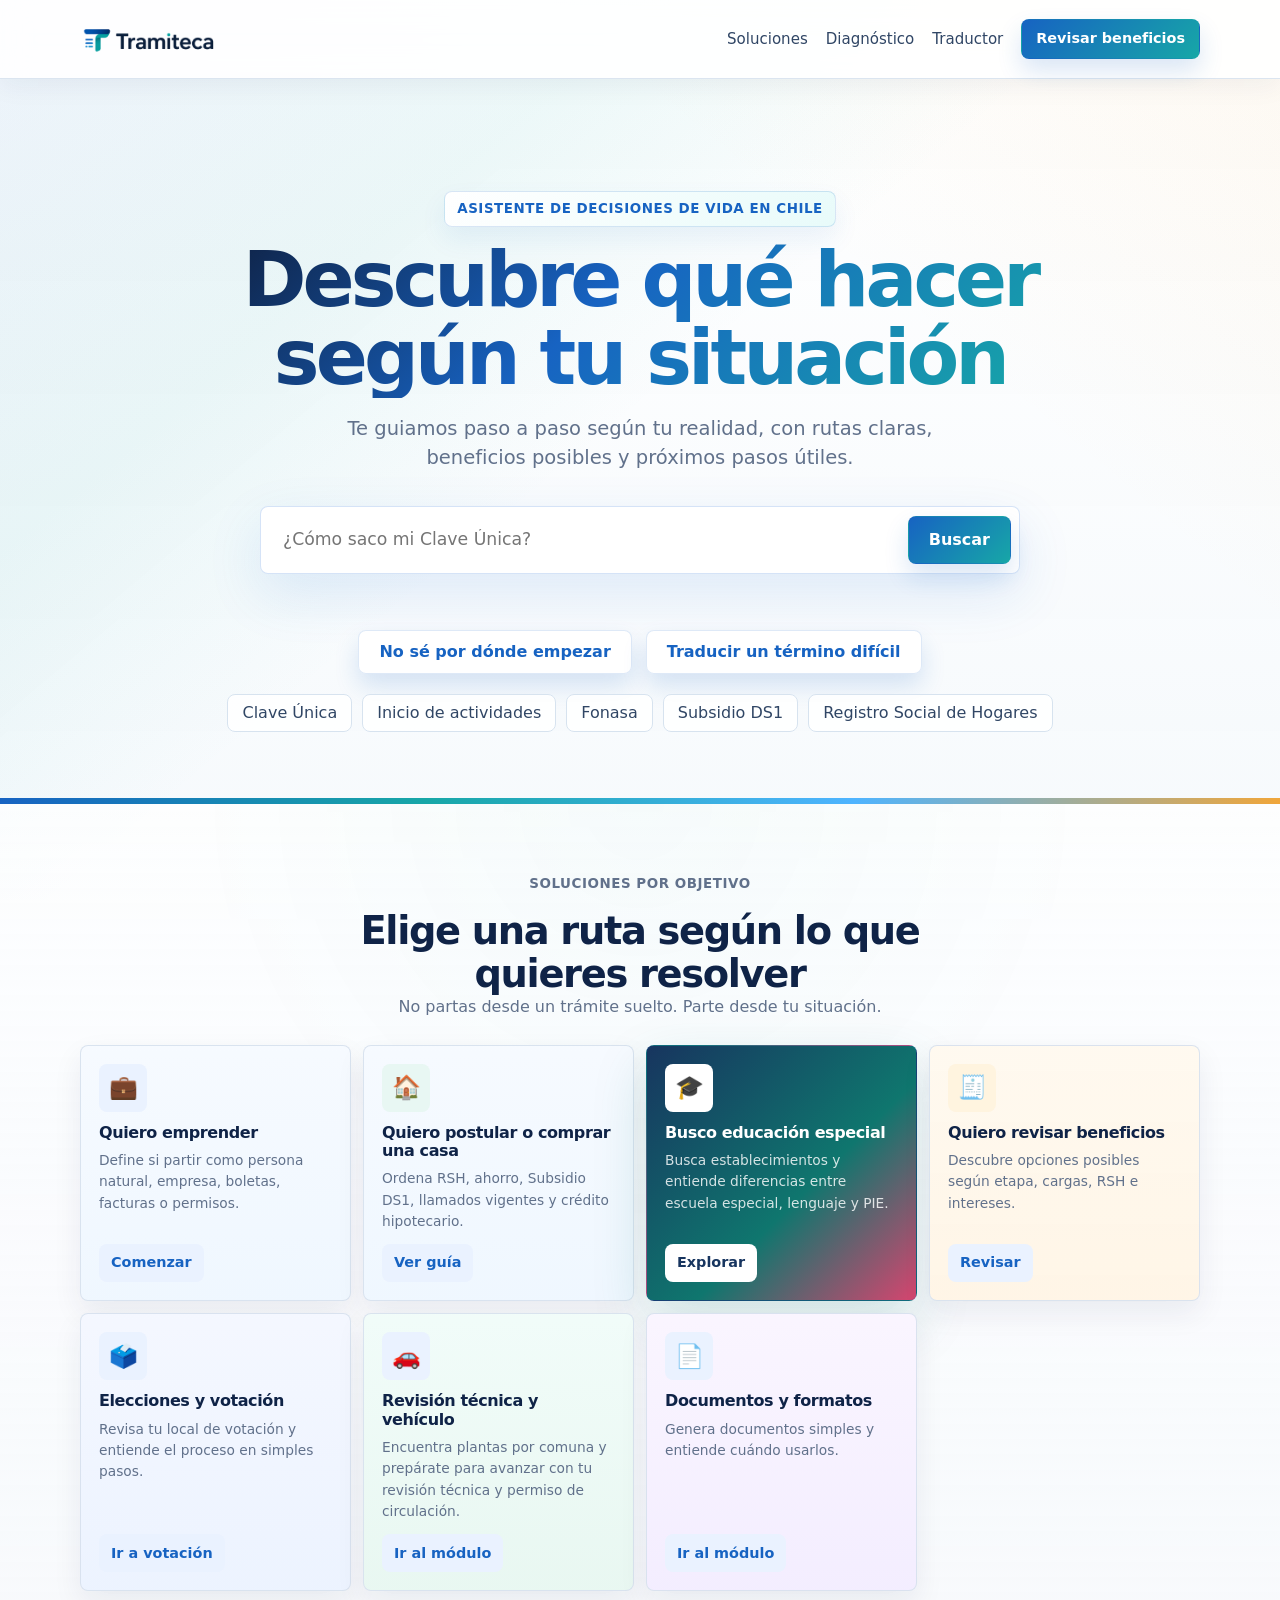
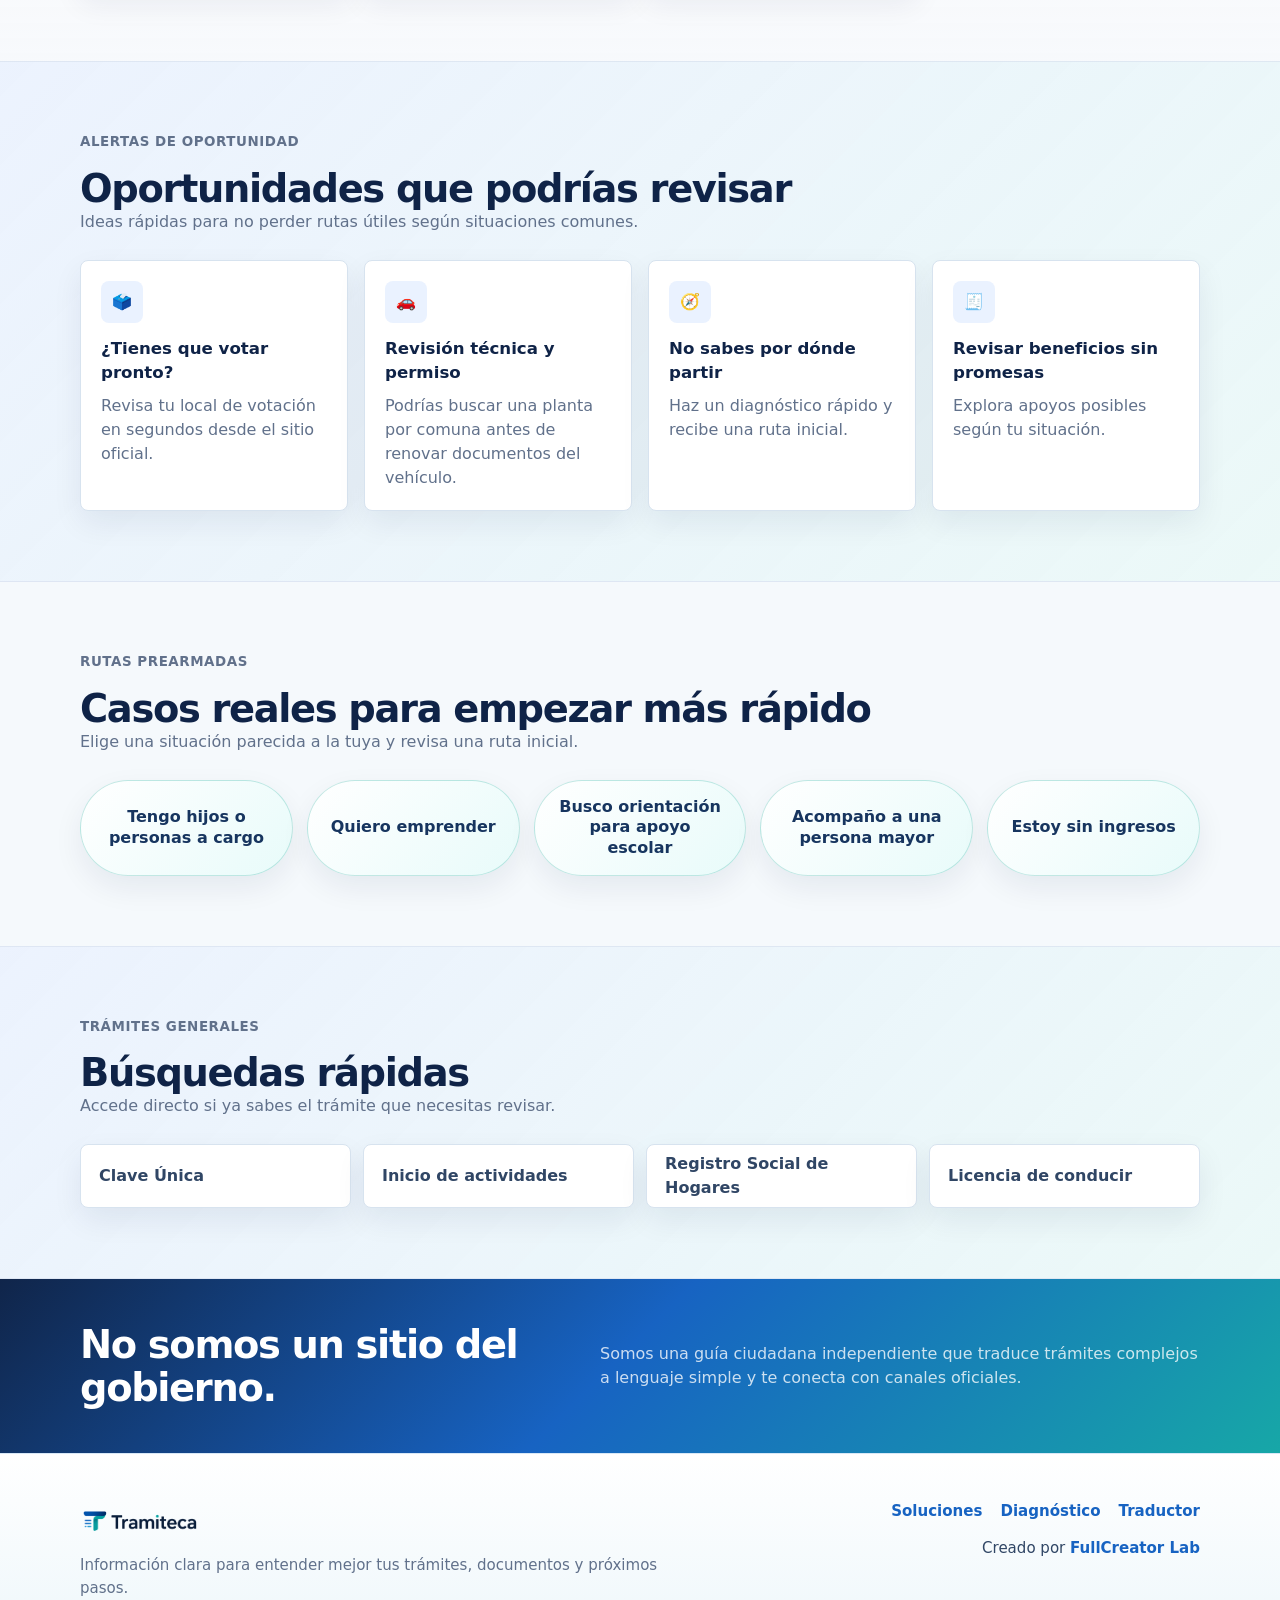
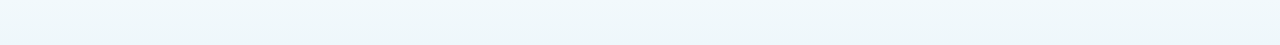
<file: index.html>
﻿<!DOCTYPE html>
<html lang="es">
<head>
  <meta charset="UTF-8">
  <meta name="viewport" content="width=device-width, initial-scale=1.0">
  <title>Tramiteca | Guía clara para trámites y decisiones en Chile</title>
  <meta name="description" content="Tramiteca te ayuda a entender trámites, beneficios y próximos pasos con orientación clara y útil para la vida en Chile.">
  <link rel="canonical" href="https://tramiteca.cl/">
  <meta property="og:locale" content="es_CL">
  <meta property="og:type" content="website">
  <meta property="og:title" content="Tramiteca | Guía clara para trámites y decisiones en Chile">
  <meta property="og:description" content="Entiende trámites, beneficios y próximos pasos con orientación clara y útil para la vida en Chile.">
  <meta property="og:url" content="https://tramiteca.cl/">
  <meta property="og:site_name" content="Tramiteca">
  <meta property="og:image" content="https://tramiteca.cl/assets/logo.png">
  <meta property="og:image:alt" content="Logo de Tramiteca">
  <meta name="twitter:card" content="summary">
  <meta name="twitter:title" content="Tramiteca | Guía clara para trámites y decisiones en Chile">
  <meta name="twitter:description" content="Entiende trámites, beneficios y próximos pasos con una guía clara y útil.">
  <meta name="twitter:image" content="https://tramiteca.cl/assets/logo.png">
  <link rel="stylesheet" href="./styles.css">
</head>
<body data-page="home">
  <header class="site-header">
    <div class="container header-grid">
      <a class="brand" href="./index.html" aria-label="Ir al inicio de Tramiteca">
  <img src="./assets/logo.png" alt="Tramiteca" class="brand-logo">
  <span class="brand-name">Tramiteca</span>
</a>
      <button class="menu-toggle" type="button" aria-label="Abrir menú" aria-expanded="false" data-menu-toggle onclick="toggleMobileMenu(this)">
        <span></span>
        <span></span>
        <span></span>
      </button>

      <nav class="main-nav" aria-label="Navegación principal">
        <a href="#soluciones">Soluciones</a>
        <a href="./diagnostico.html">Diagnóstico</a>
        <a href="./traductor.html">Traductor</a>
        <a class="button button-small" href="./beneficios.html">Revisar beneficios</a>
      </nav>
    </div>
  </header>

  <main>
    <section class="hero-section" aria-labelledby="hero-title">
      <div class="container hero-content reveal">
        <p class="eyebrow">Asistente de decisiones de vida en Chile</p>
        <h1 id="hero-title">Descubre qué hacer según tu situación</h1>
        <p class="hero-subtitle">Te guiamos paso a paso según tu realidad, con rutas claras, beneficios posibles y próximos pasos útiles.</p>

        <form class="search-form search-form-large" data-search-form novalidate>
          <label class="sr-only" for="home-search">Buscar un trámite, objetivo o situación</label>
          <div class="search-control">
            <input id="home-search" name="q" type="search" autocomplete="off" data-search-input aria-describedby="home-search-error">
            <button class="button" type="submit">Buscar</button>
          </div>
          <p class="form-message" id="home-search-error" data-form-message role="status" aria-live="polite"></p>
        </form>

        <div class="hero-actions-secondary">
          <a class="button button-secondary button-hero" href="./diagnostico.html">No sé por dónde empezar</a>
          <a class="button button-secondary button-hero" href="./traductor.html">Traducir un término difícil</a>
        </div>

        <div class="quick-links" aria-label="Accesos rápidos a trámites">
          <button type="button" class="chip" data-query="Clave Única">Clave Única</button>
          <button type="button" class="chip" data-query="Inicio de actividades">Inicio de actividades</button>
          <button type="button" class="chip" data-query="Fonasa">Fonasa</button>
          <button type="button" class="chip" data-query="Subsidio DS1">Subsidio DS1</button>
          <button type="button" class="chip" data-query="Registro Social de Hogares">Registro Social de Hogares</button>
        </div>
      </div>
    </section>

    <section class="section objective-section" id="soluciones" aria-labelledby="objective-title">
      <div class="container">
        <div class="section-heading centered reveal">
          <p class="section-kicker">Soluciones por objetivo</p>
          <h2 id="objective-title">Elige una ruta según lo que quieres resolver</h2>
          <p>No partas desde un trámite suelto. Parte desde tu situación.</p>
        </div>

        <div class="objective-grid">
          <a class="objective-card reveal" href="./emprender.html">
            <span class="objective-icon" aria-hidden="true">💼</span>
            <span class="objective-copy">
              <strong>Quiero emprender</strong>
              <small>Define si partir como persona natural, empresa, boletas, facturas o permisos.</small>
            </span>
            <span class="objective-cta">Comenzar</span>
          </a>

          <a class="objective-card reveal" href="./casa.html">
            <span class="objective-icon" aria-hidden="true">🏠</span>
            <span class="objective-copy">
              <strong>Quiero postular o comprar una casa</strong>
              <small>Ordena RSH, ahorro, Subsidio DS1, llamados vigentes y crédito hipotecario.</small>
            </span>
            <span class="objective-cta">Ver guía</span>
          </a>

          <a class="objective-card reveal objective-card-featured" href="./educacion-especial.html">
            <span class="objective-icon" aria-hidden="true">🎓</span>
            <span class="objective-copy">
              <strong>Busco educación especial</strong>
              <small>Busca establecimientos y entiende diferencias entre escuela especial, lenguaje y PIE.</small>
            </span>
            <span class="objective-cta">Explorar</span>
          </a>

          <a class="objective-card reveal" href="./beneficios.html">
            <span class="objective-icon" aria-hidden="true">🧾</span>
            <span class="objective-copy">
              <strong>Quiero revisar beneficios</strong>
              <small>Descubre opciones posibles según etapa, cargas, RSH e intereses.</small>
            </span>
            <span class="objective-cta">Revisar</span>
          </a>

          <a class="objective-card reveal" href="./votacion.html">
            <span class="objective-icon" aria-hidden="true">🗳️</span>
            <span class="objective-copy">
              <strong>Elecciones y votación</strong>
              <small>Revisa tu local de votación y entiende el proceso en simples pasos.</small>
            </span>
            <span class="objective-cta">Ir a votación</span>
          </a>
          <a class="objective-card reveal" href="./revision-tecnica.html">
            <span class="objective-icon" aria-hidden="true">&#128663;</span>
            <span class="objective-copy">
              <strong>Revisi&oacute;n t&eacute;cnica y veh&iacute;culo</strong>
              <small>Encuentra plantas por comuna y prep&aacute;rate para avanzar con tu revisi&oacute;n t&eacute;cnica y permiso de circulaci&oacute;n.</small>
            </span>
            <span class="objective-cta">Ir al m&oacute;dulo</span>
          </a>

          <a class="objective-card reveal" href="./documentos.html">
            <span class="objective-icon" aria-hidden="true">&#128196;</span>
            <span class="objective-copy">
              <strong>Documentos y formatos</strong>
              <small>Genera documentos simples y entiende cu&aacute;ndo usarlos.</small>
            </span>
            <span class="objective-cta">Ir al m&oacute;dulo</span>
          </a>
        </div>
      </div>
    </section>

    <section class="container personalized-hub personalized-hub-home reveal" data-personalized-hub hidden></section>

    <section class="section section-soft" aria-labelledby="opportunity-title">
      <div class="container">
        <div class="section-heading reveal">
          <p class="section-kicker">Alertas de oportunidad</p>
          <h2 id="opportunity-title">Oportunidades que podrías revisar</h2>
          <p>Ideas rápidas para no perder rutas útiles según situaciones comunes.</p>
        </div>

        <div class="insight-grid" data-dynamic-alerts>
          <a class="insight-card reveal" href="./casa.html">
            <span>🏠</span>
            <strong>Si ya tienes ahorro y RSH actualizado</strong>
            <p>Podrías revisar Subsidio DS1 y llamados vigentes del Minvu.</p>
          </a>
          <a class="insight-card reveal" href="./resultados.html?q=Bono%20Invierno">
            <span>☂️</span>
            <strong>Si eres pensionado/a</strong>
            <p>Podría interesarte revisar Bono Invierno y salud previsional.</p>
          </a>
          <a class="insight-card reveal" href="./emprender.html">
            <span>💼</span>
            <strong>Si estás trabajando independiente</strong>
            <p>Revisa inicio de actividades antes de emitir documentos tributarios.</p>
          </a>
          <a class="insight-card reveal" href="./educacion-especial.html">
            <span>🎓</span>
            <strong>Si buscas apoyo escolar</strong>
            <p>Explora educación especial por comuna y tipos de establecimiento.</p>
          </a>
        </div>
      </div>
    </section>

    <section class="section" aria-labelledby="cases-title">
      <div class="container">
        <div class="section-heading reveal">
          <p class="section-kicker">Rutas prearmadas</p>
          <h2 id="cases-title">Casos reales para empezar más rápido</h2>
          <p>Elige una situación parecida a la tuya y revisa una ruta inicial.</p>
        </div>

        <div class="case-grid">
          <a class="case-card reveal" href="./casos.html?caso=tengo-personas-a-cargo">Tengo hijos o personas a cargo</a>
          <a class="case-card reveal" href="./casos.html?caso=quiero-emprender">Quiero emprender</a>
          <a class="case-card reveal" href="./casos.html?caso=apoyo-escolar">Busco orientación para apoyo escolar</a>
          <a class="case-card reveal" href="./casos.html?caso=acompano-adulto-mayor">Acompaño a una persona mayor</a>
          <a class="case-card reveal" href="./casos.html?caso=sin-ingresos">Estoy sin ingresos</a>
        </div>
      </div>
    </section>

    <section class="section section-soft" id="busquedas-rapidas" aria-labelledby="quick-title">
      <div class="container">
        <div class="section-heading reveal">
          <p class="section-kicker">Trámites generales</p>
          <h2 id="quick-title">Búsquedas rápidas</h2>
          <p>Accede directo si ya sabes el trámite que necesitas revisar.</p>
        </div>

        <div class="quick-task-grid">
          <button type="button" class="quick-task reveal" data-query="Clave Única">Clave Única</button>
          <button type="button" class="quick-task reveal" data-query="Inicio de actividades">Inicio de actividades</button>
          <button type="button" class="quick-task reveal" data-query="Registro Social de Hogares">Registro Social de Hogares</button>
          <button type="button" class="quick-task reveal" data-query="Licencia de conducir">Licencia de conducir</button>
        </div>
      </div>
    </section>

    <section class="trust-band" id="preguntas">
      <div class="container trust-content reveal">
        <h2>No somos un sitio del gobierno.</h2>
        <p>Somos una guía ciudadana independiente que traduce trámites complejos a lenguaje simple y te conecta con canales oficiales.</p>
      </div>
    </section>
  </main>

  <footer class="site-footer">
  <div class="container footer-grid">
    <div>
      <a class="brand brand-footer" href="./index.html" aria-label="Ir al inicio de Tramiteca">
        <img src="./assets/logo.png" alt="Tramiteca" class="brand-logo brand-logo-footer">
        <span class="brand-name">Tramiteca</span>
      </a>
      <p>Información clara para entender mejor tus trámites, documentos y próximos pasos.</p>
    </div>
    <div class="footer-meta">
      <nav class="footer-links" aria-label="Enlaces del sitio">
        <a href="./index.html#soluciones">Soluciones</a>
        <a href="./diagnostico.html">Diagnóstico</a>
        <a href="./traductor.html">Traductor</a>
      </nav>
      <p>Creado por <a href="https://www.fullcreator.cl" target="_blank" rel="noopener noreferrer">FullCreator Lab</a></p>
    </div>
  </div>
</footer>

  <script src="./script.js" defer></script>
</body>
</html>
</file>
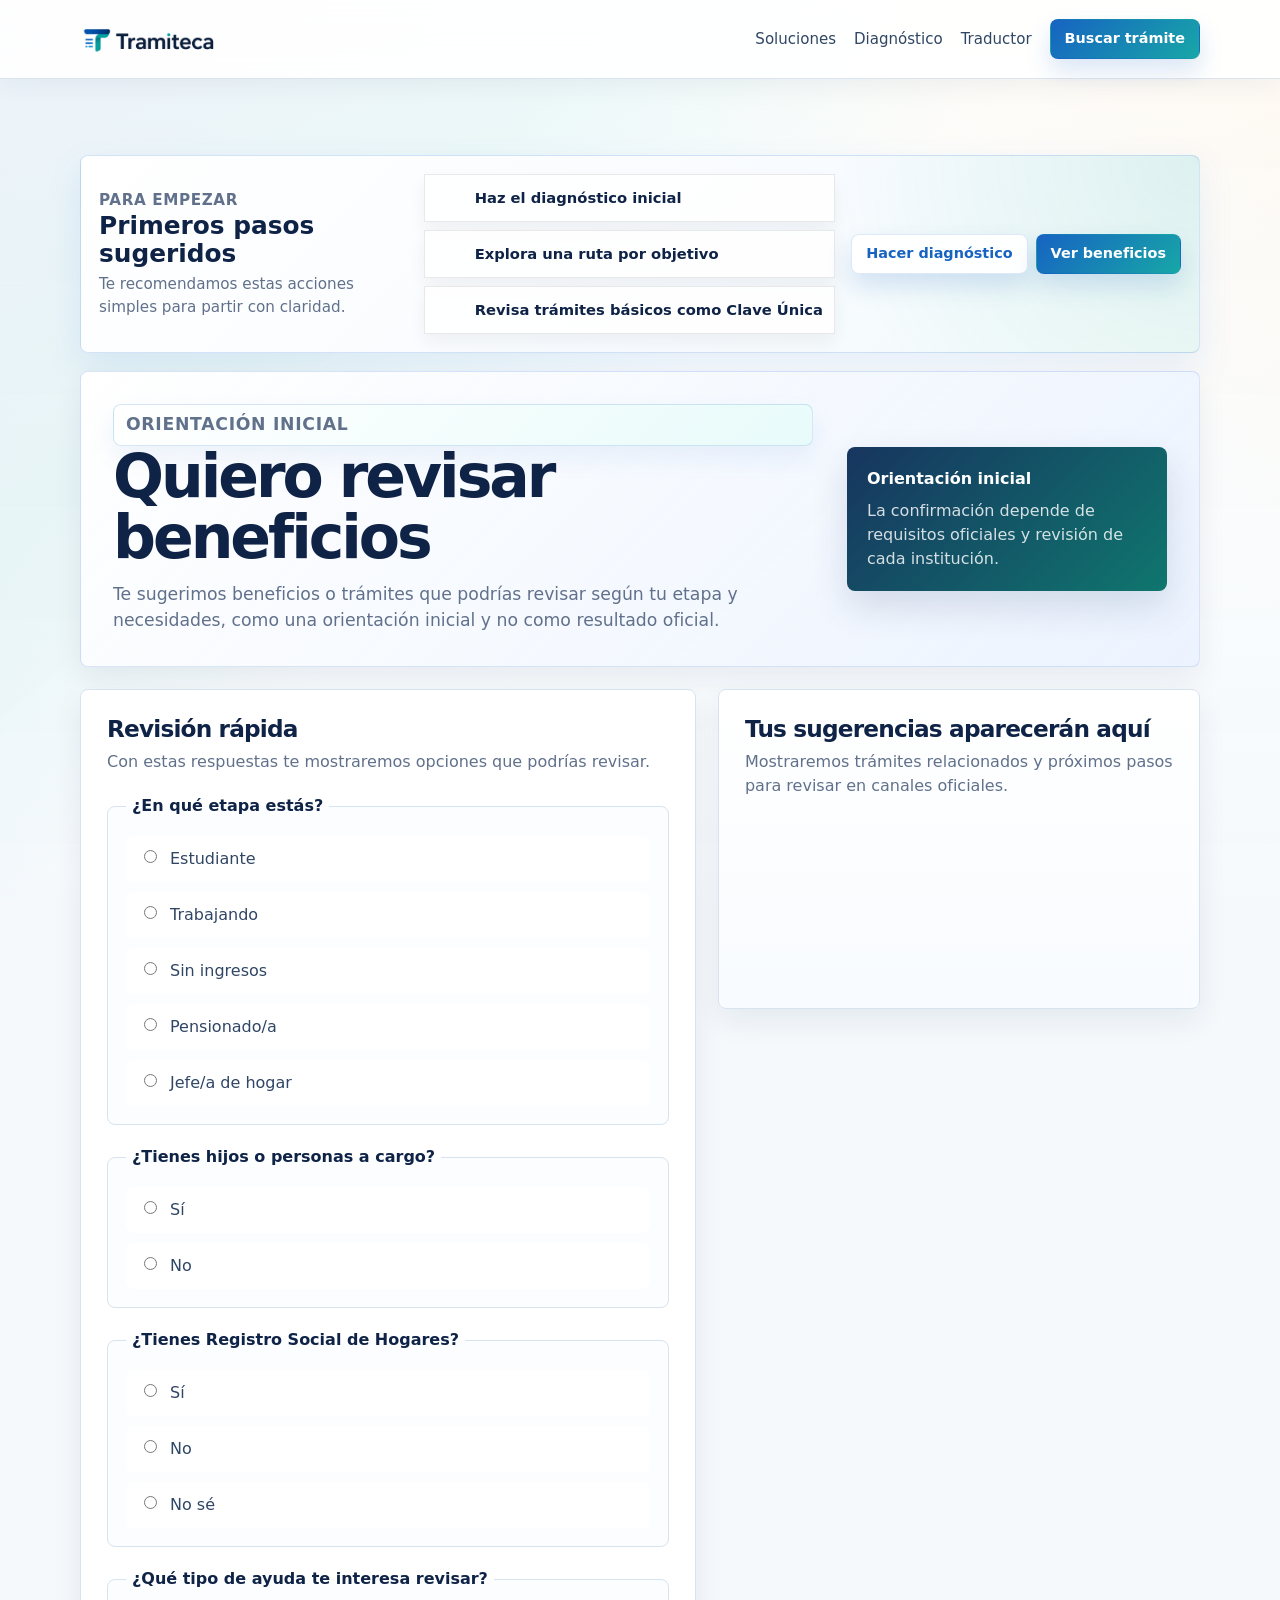
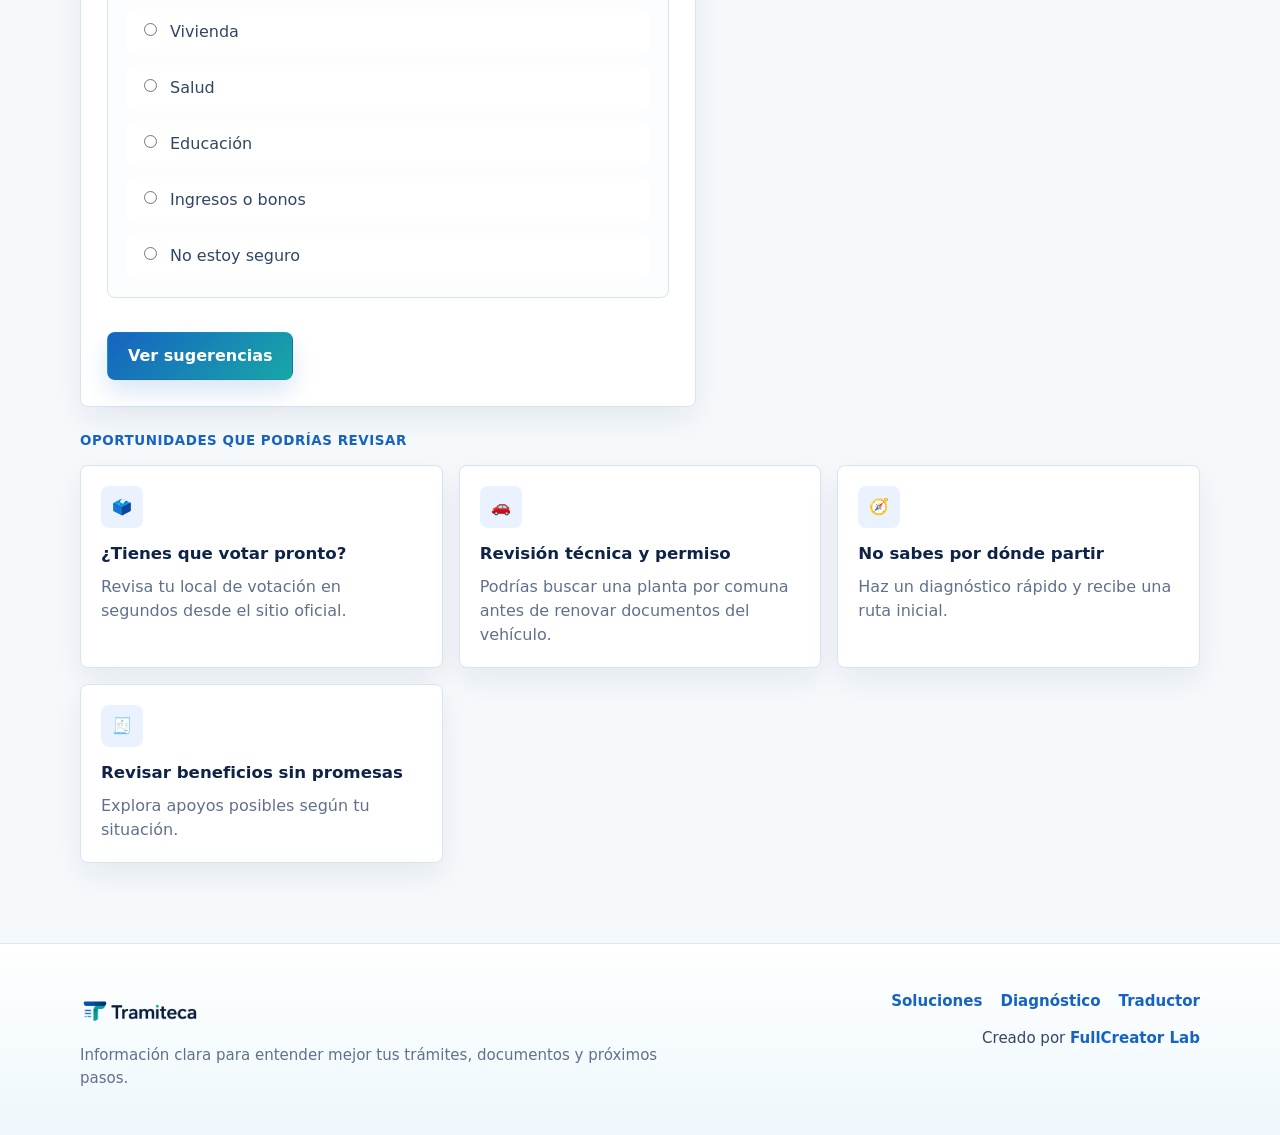
<file: beneficios.html>
﻿<!DOCTYPE html>
<html lang="es">
<head>
  <meta charset="UTF-8">
  <meta name="viewport" content="width=device-width, initial-scale=1.0">
  <title>Revisar beneficios | Tramiteca</title>
  <meta name="description" content="Tramiteca te orienta para revisar beneficios, apoyos y trámites relacionados según tu situación.">
  <link rel="canonical" href="https://tramiteca.cl/beneficios.html">
  <link rel="stylesheet" href="./styles.css">
</head>
<body data-page="assistant" data-module="beneficios">
  <header class="site-header">
    <div class="container header-grid">
      <a class="brand" href="./index.html" aria-label="Ir al inicio de Tramiteca">
  <img src="./assets/logo.png" alt="Tramiteca" class="brand-logo">
  <span class="brand-name">Tramiteca</span>
</a>
      <button class="menu-toggle" type="button" aria-label="Abrir menú" aria-expanded="false" data-menu-toggle onclick="toggleMobileMenu(this)">
        <span></span>
        <span></span>
        <span></span>
      </button>
      <nav class="main-nav" aria-label="Navegación principal">
        <a href="./index.html#soluciones">Soluciones</a>
        <a href="./diagnostico.html">Diagnóstico</a>
        <a href="./traductor.html">Traductor</a>
        <a class="button button-small" href="./index.html">Buscar trámite</a>
      </nav>
    </div>
  </header>

  <main class="assistant-page">
    <section class="container personalized-hub reveal" data-personalized-hub hidden></section>

    <section class="container assistant-hero reveal">
      <div>
        <p class="eyebrow">Orientación inicial</p>
        <h1>Quiero revisar beneficios</h1>
        <p>Te sugerimos beneficios o trámites que podrías revisar según tu etapa y necesidades, como una orientación inicial y no como resultado oficial.</p>
      </div>
      <div class="assistant-summary-card">
        <strong>Orientación inicial</strong>
        <span>La confirmación depende de requisitos oficiales y revisión de cada institución.</span>
      </div>
    </section>

    <section class="container assistant-layout">
      <form class="assistant-form reveal" data-guide-form="beneficios">
        <h2>Revisión rápida</h2>
        <p>Con estas respuestas te mostraremos opciones que podrías revisar.</p>

        <fieldset class="question-group">
          <legend>¿En qué etapa estás?</legend>
          <label><input type="radio" name="etapa" value="estudiante" required> Estudiante</label>
          <label><input type="radio" name="etapa" value="trabajando"> Trabajando</label>
          <label><input type="radio" name="etapa" value="sin-ingresos"> Sin ingresos</label>
          <label><input type="radio" name="etapa" value="pensionado"> Pensionado/a</label>
          <label><input type="radio" name="etapa" value="jefatura"> Jefe/a de hogar</label>
        </fieldset>

        <fieldset class="question-group">
          <legend>¿Tienes hijos o personas a cargo?</legend>
          <label><input type="radio" name="cargas" value="si" required> Sí</label>
          <label><input type="radio" name="cargas" value="no"> No</label>
        </fieldset>

        <fieldset class="question-group">
          <legend>¿Tienes Registro Social de Hogares?</legend>
          <label><input type="radio" name="rsh" value="si" required> Sí</label>
          <label><input type="radio" name="rsh" value="no"> No</label>
          <label><input type="radio" name="rsh" value="nose"> No sé</label>
        </fieldset>

        <fieldset class="question-group">
          <legend>¿Qué tipo de ayuda te interesa revisar?</legend>
          <label><input type="radio" name="ayuda" value="vivienda" required> Vivienda</label>
          <label><input type="radio" name="ayuda" value="salud"> Salud</label>
          <label><input type="radio" name="ayuda" value="educacion"> Educación</label>
          <label><input type="radio" name="ayuda" value="ingresos"> Ingresos o bonos</label>
          <label><input type="radio" name="ayuda" value="nose"> No estoy seguro</label>
        </fieldset>

        <p class="form-message" data-guide-message role="status" aria-live="polite"></p>
        <button class="button" type="submit">Ver sugerencias</button>
      </form>

      <aside class="assistant-result reveal" data-guide-result>
        <h2>Tus sugerencias aparecerán aquí</h2>
        <p>Mostraremos trámites relacionados y próximos pasos para revisar en canales oficiales.</p>
      </aside>
    </section>

    <section class="container inner-opportunities reveal">
      <p class="section-kicker">Oportunidades que podrías revisar</p>
      <div class="insight-grid compact" data-dynamic-alerts>
        <a class="insight-card" href="./resultados.html?q=Registro%20Social%20de%20Hogares"><span>🏠</span><strong>RSH actualizado</strong><p>Conviene revisarlo antes de postular a muchos apoyos.</p></a>
        <a class="insight-card" href="./resultados.html?q=Fonasa"><span>🩺</span><strong>Salud y previsión</strong><p>Fonasa puede ser un buen primer chequeo.</p></a>
        <a class="insight-card" href="./casos.html?caso=sin-ingresos"><span>🧭</span><strong>Ruta si estás sin ingresos</strong><p>Empieza por una ruta prearmada y revisa prioridades.</p></a>
      </div>
    </section>
  </main>

  <footer class="site-footer">
  <div class="container footer-grid">
    <div>
      <a class="brand brand-footer" href="./index.html" aria-label="Ir al inicio de Tramiteca">
        <img src="./assets/logo.png" alt="Tramiteca" class="brand-logo brand-logo-footer">
        <span class="brand-name">Tramiteca</span>
      </a>
      <p>Información clara para entender mejor tus trámites, documentos y próximos pasos.</p>
    </div>
    <div class="footer-meta">
      <nav class="footer-links" aria-label="Enlaces del sitio">
        <a href="./index.html#soluciones">Soluciones</a>
        <a href="./diagnostico.html">Diagnóstico</a>
        <a href="./traductor.html">Traductor</a>
      </nav>
      <p>Creado por <a href="https://www.fullcreator.cl" target="_blank" rel="noopener noreferrer">FullCreator Lab</a></p>
    </div>
  </div>
</footer>

  <script src="./script.js" defer></script>
</body>
</html>
</file>
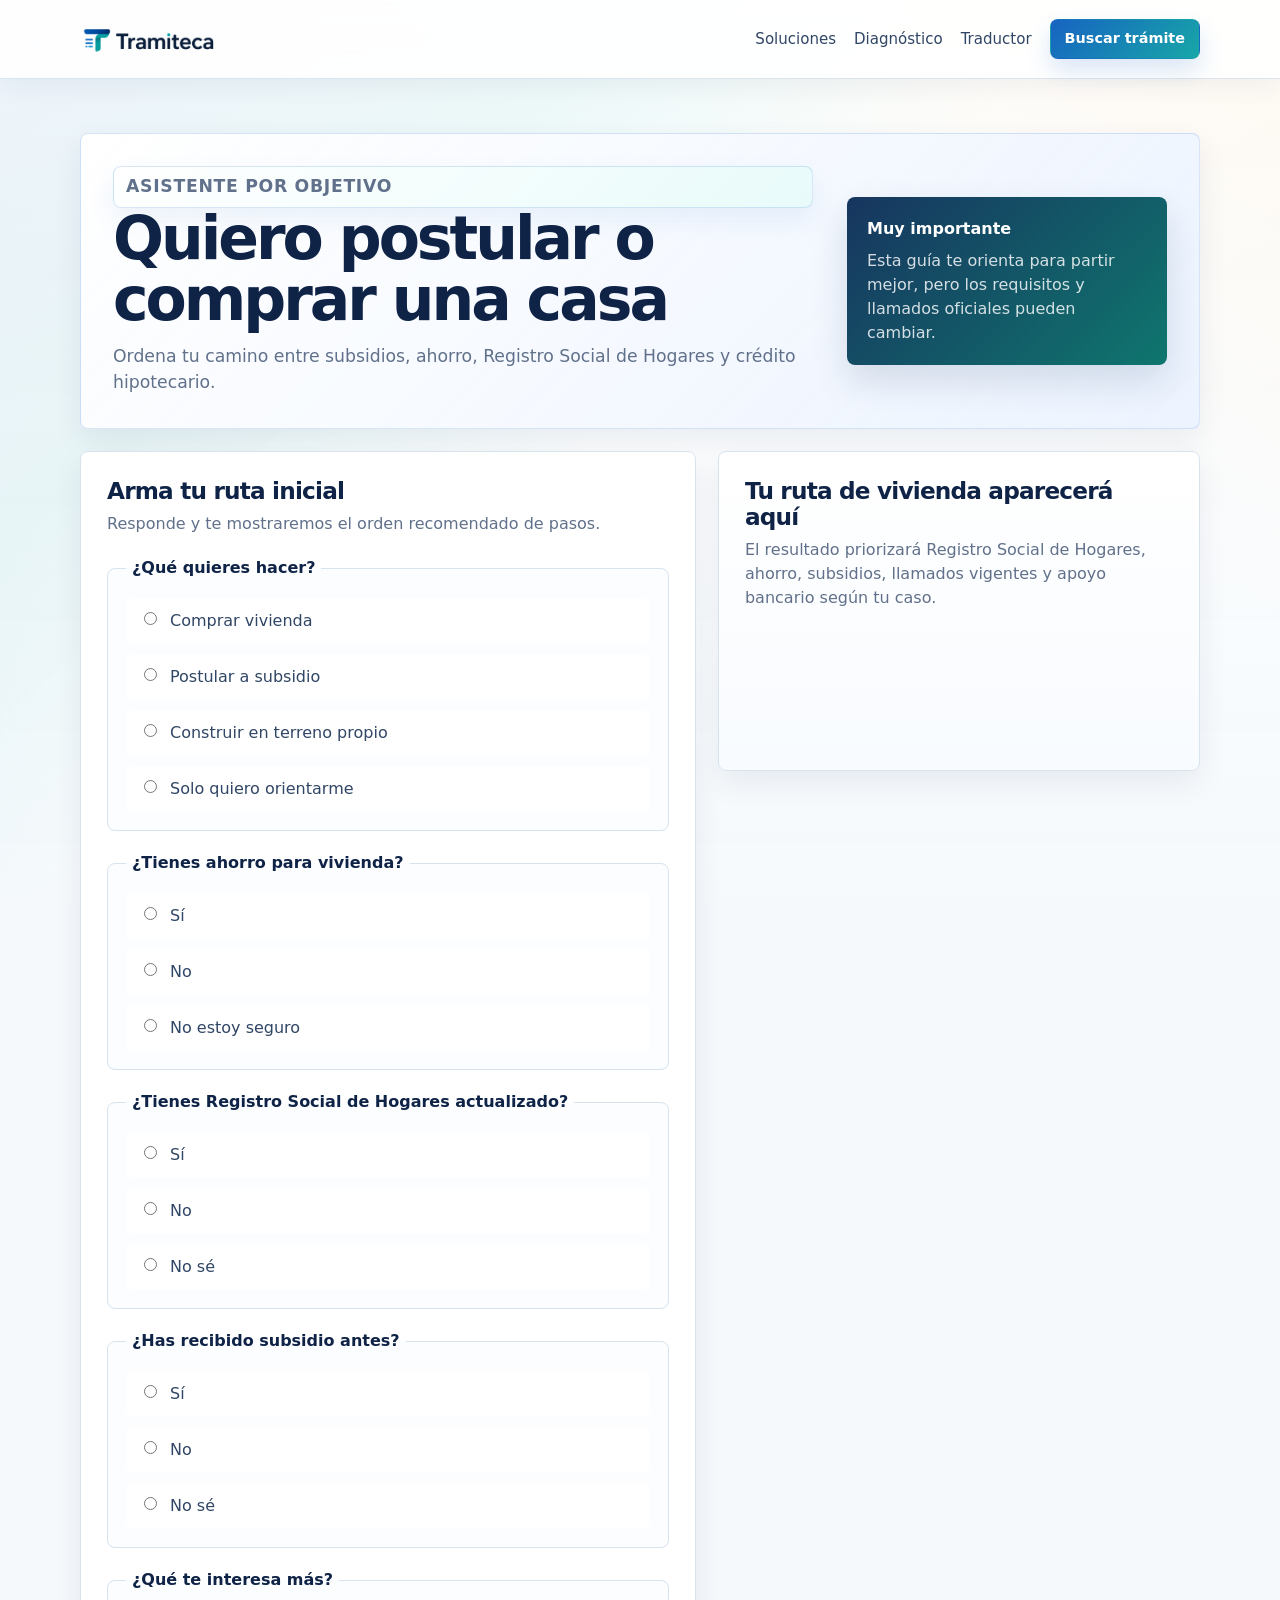
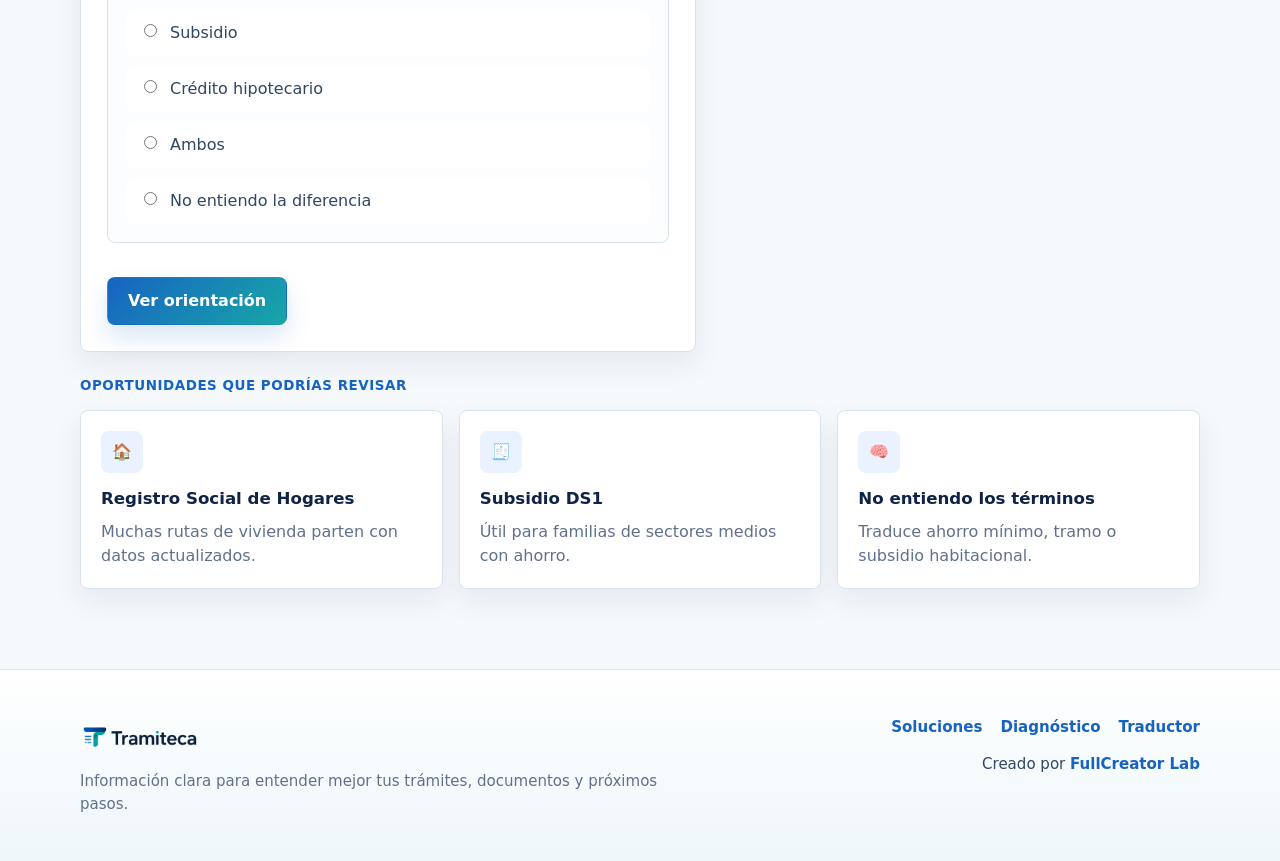
<file: casa.html>
﻿<!DOCTYPE html>
<html lang="es">
<head>
  <meta charset="UTF-8">
  <meta name="viewport" content="width=device-width, initial-scale=1.0">
  <title>Postular o comprar casa | Tramiteca</title>
  <meta name="description" content="Tramiteca ordena los pasos para revisar subsidios, ahorro, Registro Social de Hogares y compra de vivienda en Chile.">
  <link rel="canonical" href="https://tramiteca.cl/casa.html">
  <link rel="stylesheet" href="./styles.css">
</head>
<body data-page="assistant" data-module="casa">
  <header class="site-header">
    <div class="container header-grid">
      <a class="brand" href="./index.html" aria-label="Ir al inicio de Tramiteca">
  <img src="./assets/logo.png" alt="Tramiteca" class="brand-logo">
  <span class="brand-name">Tramiteca</span>
</a>
      <button class="menu-toggle" type="button" aria-label="Abrir menú" aria-expanded="false" data-menu-toggle onclick="toggleMobileMenu(this)">
        <span></span>
        <span></span>
        <span></span>
      </button>
      <nav class="main-nav" aria-label="Navegación principal">
        <a href="./index.html#soluciones">Soluciones</a>
        <a href="./diagnostico.html">Diagnóstico</a>
        <a href="./traductor.html">Traductor</a>
        <a class="button button-small" href="./index.html">Buscar trámite</a>
      </nav>
    </div>
  </header>

  <main class="assistant-page">
    <section class="container assistant-hero reveal">
      <div>
        <p class="eyebrow">Asistente por objetivo</p>
        <h1>Quiero postular o comprar una casa</h1>
        <p>Ordena tu camino entre subsidios, ahorro, Registro Social de Hogares y crédito hipotecario.</p>
      </div>
      <div class="assistant-summary-card">
        <strong>Muy importante</strong>
        <span>Esta guía te orienta para partir mejor, pero los requisitos y llamados oficiales pueden cambiar.</span>
      </div>
    </section>

    <section class="container assistant-layout">
      <form class="assistant-form reveal" data-guide-form="casa">
        <h2>Arma tu ruta inicial</h2>
        <p>Responde y te mostraremos el orden recomendado de pasos.</p>

        <fieldset class="question-group">
          <legend>¿Qué quieres hacer?</legend>
          <label><input type="radio" name="objetivo" value="comprar" required> Comprar vivienda</label>
          <label><input type="radio" name="objetivo" value="subsidio"> Postular a subsidio</label>
          <label><input type="radio" name="objetivo" value="construir"> Construir en terreno propio</label>
          <label><input type="radio" name="objetivo" value="orientarme"> Solo quiero orientarme</label>
        </fieldset>

        <fieldset class="question-group">
          <legend>¿Tienes ahorro para vivienda?</legend>
          <label><input type="radio" name="ahorro" value="si" required> Sí</label>
          <label><input type="radio" name="ahorro" value="no"> No</label>
          <label><input type="radio" name="ahorro" value="nose"> No estoy seguro</label>
        </fieldset>

        <fieldset class="question-group">
          <legend>¿Tienes Registro Social de Hogares actualizado?</legend>
          <label><input type="radio" name="rsh" value="si" required> Sí</label>
          <label><input type="radio" name="rsh" value="no"> No</label>
          <label><input type="radio" name="rsh" value="nose"> No sé</label>
        </fieldset>

        <fieldset class="question-group">
          <legend>¿Has recibido subsidio antes?</legend>
          <label><input type="radio" name="subsidioPrevio" value="si" required> Sí</label>
          <label><input type="radio" name="subsidioPrevio" value="no"> No</label>
          <label><input type="radio" name="subsidioPrevio" value="nose"> No sé</label>
        </fieldset>

        <fieldset class="question-group">
          <legend>¿Qué te interesa más?</legend>
          <label><input type="radio" name="interes" value="subsidio" required> Subsidio</label>
          <label><input type="radio" name="interes" value="credito"> Crédito hipotecario</label>
          <label><input type="radio" name="interes" value="ambos"> Ambos</label>
          <label><input type="radio" name="interes" value="diferencia"> No entiendo la diferencia</label>
        </fieldset>

        <p class="form-message" data-guide-message role="status" aria-live="polite"></p>
        <button class="button" type="submit">Ver orientación</button>
      </form>

      <aside class="assistant-result reveal" data-guide-result>
        <h2>Tu ruta de vivienda aparecerá aquí</h2>
        <p>El resultado priorizará Registro Social de Hogares, ahorro, subsidios, llamados vigentes y apoyo bancario según tu caso.</p>
      </aside>
    </section>

    <section class="container inner-opportunities reveal">
      <p class="section-kicker">Oportunidades que podrías revisar</p>
      <div class="insight-grid compact">
        <a class="insight-card" href="./resultados.html?q=Registro%20Social%20de%20Hogares"><span>🏠</span><strong>Registro Social de Hogares</strong><p>Muchas rutas de vivienda parten con datos actualizados.</p></a>
        <a class="insight-card" href="./resultados.html?q=Subsidio%20DS1"><span>🧾</span><strong>Subsidio DS1</strong><p>Útil para familias de sectores medios con ahorro.</p></a>
        <a class="insight-card" href="./traductor.html"><span>🧠</span><strong>No entiendo los términos</strong><p>Traduce ahorro mínimo, tramo o subsidio habitacional.</p></a>
      </div>
    </section>
  </main>

  <footer class="site-footer">
  <div class="container footer-grid">
    <div>
      <a class="brand brand-footer" href="./index.html" aria-label="Ir al inicio de Tramiteca">
        <img src="./assets/logo.png" alt="Tramiteca" class="brand-logo brand-logo-footer">
        <span class="brand-name">Tramiteca</span>
      </a>
      <p>Información clara para entender mejor tus trámites, documentos y próximos pasos.</p>
    </div>
    <div class="footer-meta">
      <nav class="footer-links" aria-label="Enlaces del sitio">
        <a href="./index.html#soluciones">Soluciones</a>
        <a href="./diagnostico.html">Diagnóstico</a>
        <a href="./traductor.html">Traductor</a>
      </nav>
      <p>Creado por <a href="https://www.fullcreator.cl" target="_blank" rel="noopener noreferrer">FullCreator Lab</a></p>
    </div>
  </div>
</footer>

  <script src="./script.js" defer></script>
</body>
</html>
</file>
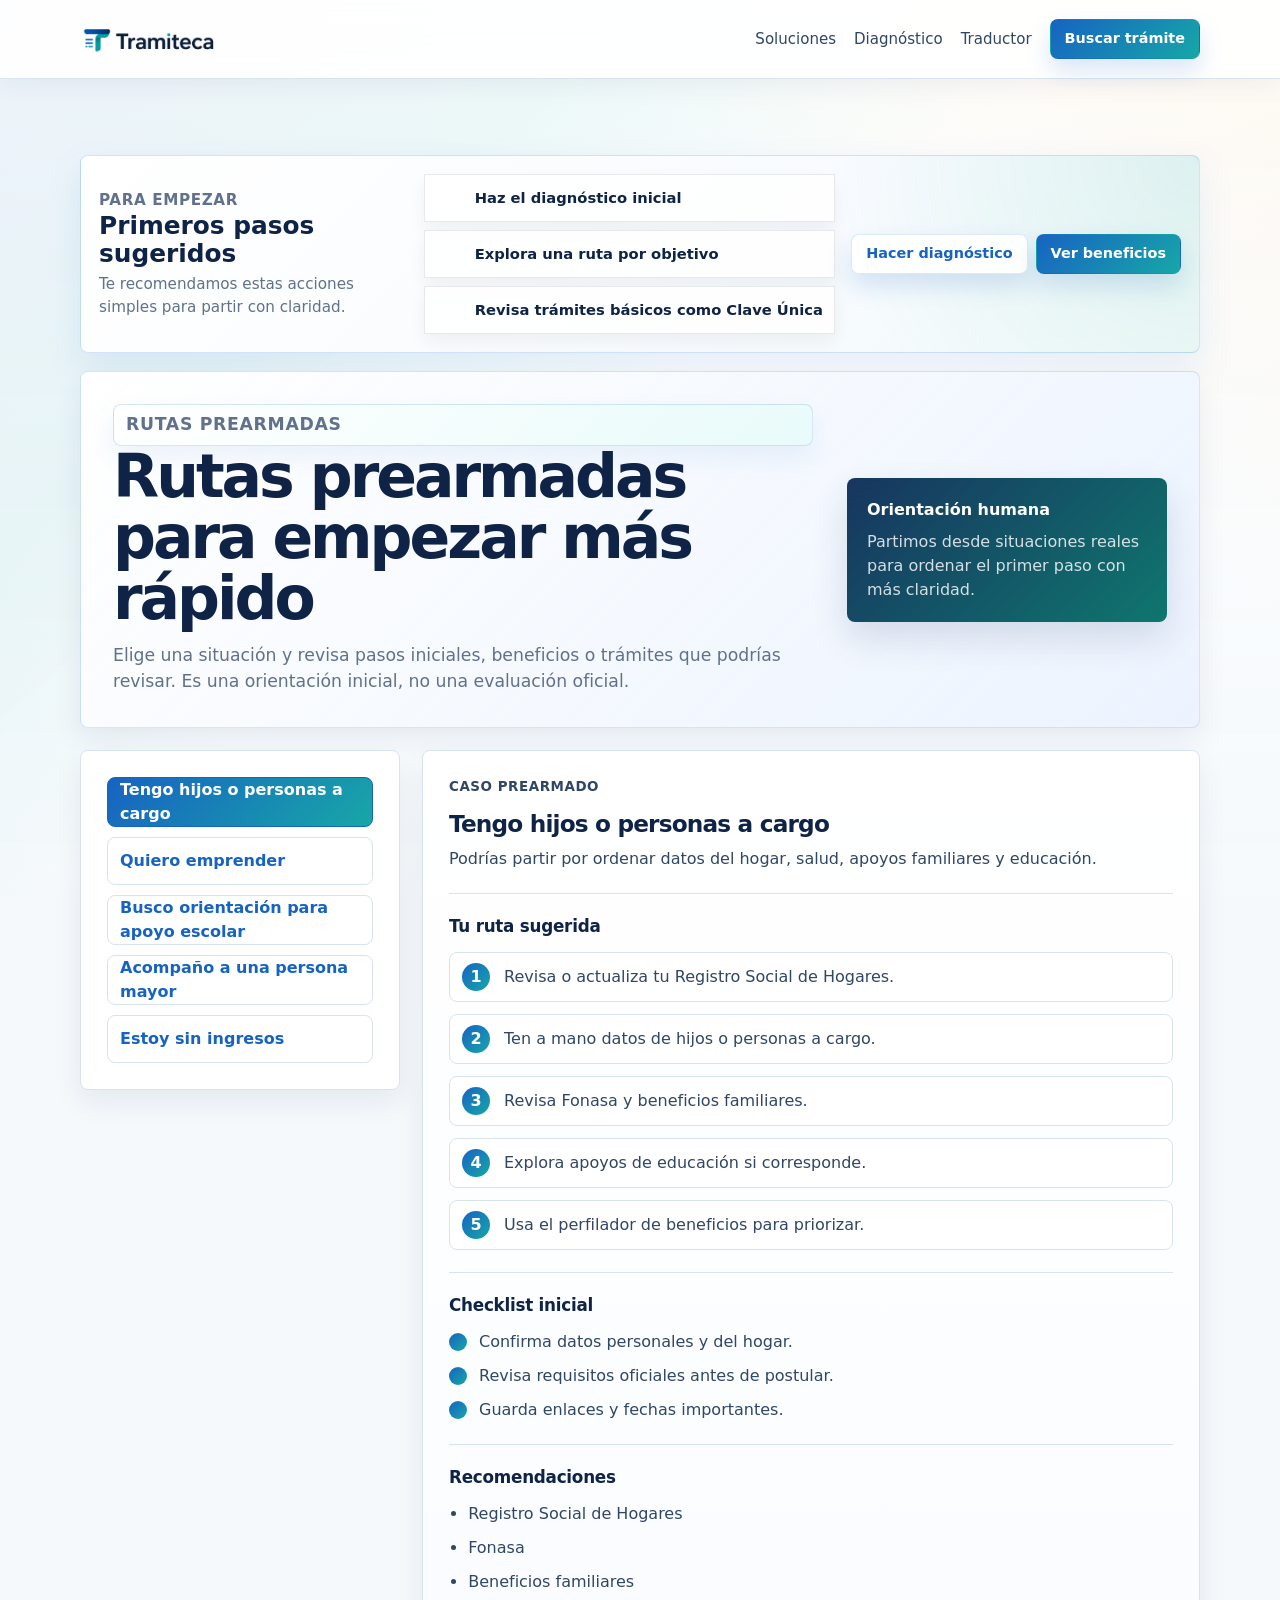
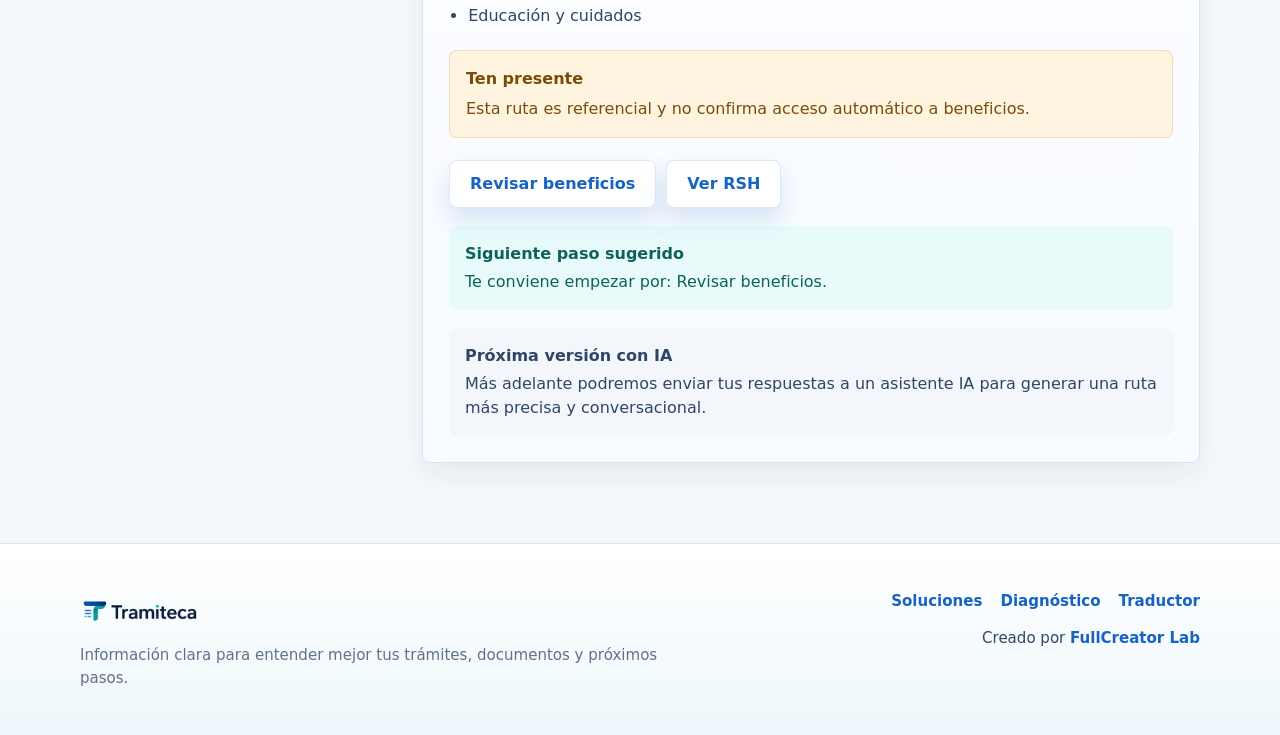
<file: casos.html>
﻿<!DOCTYPE html>
<html lang="es">
<head>
  <meta charset="UTF-8">
  <meta name="viewport" content="width=device-width, initial-scale=1.0">
  <title>Casos reales | Tramiteca</title>
  <meta name="description" content="Tramiteca reúne rutas guiadas para situaciones comunes, con trámites y próximos pasos claros.">
  <link rel="canonical" href="https://tramiteca.cl/casos.html">
  <link rel="stylesheet" href="./styles.css">
</head>
<body data-page="cases">
  <header class="site-header">
    <div class="container header-grid">
      <a class="brand" href="./index.html" aria-label="Ir al inicio de Tramiteca">
  <img src="./assets/logo.png" alt="Tramiteca" class="brand-logo">
  <span class="brand-name">Tramiteca</span>
</a>
      <button class="menu-toggle" type="button" aria-label="Abrir menú" aria-expanded="false" data-menu-toggle onclick="toggleMobileMenu(this)">
        <span></span>
        <span></span>
        <span></span>
      </button>
      <nav class="main-nav" aria-label="Navegación principal">
        <a href="./index.html#soluciones">Soluciones</a>
        <a href="./diagnostico.html">Diagnóstico</a>
        <a href="./traductor.html">Traductor</a>
        <a class="button button-small" href="./index.html">Buscar trámite</a>
      </nav>
    </div>
  </header>

  <main class="assistant-page">
    <section class="container personalized-hub reveal" data-personalized-hub hidden></section>

    <section class="container assistant-hero reveal">
      <div>
        <p class="eyebrow">Rutas prearmadas</p>
        <h1>Rutas prearmadas para empezar más rápido</h1>
        <p>Elige una situación y revisa pasos iniciales, beneficios o trámites que podrías revisar. Es una orientación inicial, no una evaluación oficial.</p>
      </div>
      <div class="assistant-summary-card">
        <strong>Orientación humana</strong>
        <span>Partimos desde situaciones reales para ordenar el primer paso con más claridad.</span>
      </div>
    </section>

    <section class="container cases-layout">
      <div class="case-selector reveal" aria-label="Casos disponibles">
        <button type="button" data-case-button="tengo-personas-a-cargo">Tengo hijos o personas a cargo</button>
        <button type="button" data-case-button="quiero-emprender">Quiero emprender</button>
        <button type="button" data-case-button="apoyo-escolar">Busco orientación para apoyo escolar</button>
        <button type="button" data-case-button="acompano-adulto-mayor">Acompaño a una persona mayor</button>
        <button type="button" data-case-button="sin-ingresos">Estoy sin ingresos</button>
      </div>

      <article class="assistant-result reveal" data-case-result>
        <h2>Selecciona un caso</h2>
        <p>Te mostraremos una ruta inicial y enlaces útiles para seguir revisando.</p>
      </article>
    </section>
  </main>

  <footer class="site-footer">
  <div class="container footer-grid">
    <div>
      <a class="brand brand-footer" href="./index.html" aria-label="Ir al inicio de Tramiteca">
        <img src="./assets/logo.png" alt="Tramiteca" class="brand-logo brand-logo-footer">
        <span class="brand-name">Tramiteca</span>
      </a>
      <p>Información clara para entender mejor tus trámites, documentos y próximos pasos.</p>
    </div>
    <div class="footer-meta">
      <nav class="footer-links" aria-label="Enlaces del sitio">
        <a href="./index.html#soluciones">Soluciones</a>
        <a href="./diagnostico.html">Diagnóstico</a>
        <a href="./traductor.html">Traductor</a>
      </nav>
      <p>Creado por <a href="https://www.fullcreator.cl" target="_blank" rel="noopener noreferrer">FullCreator Lab</a></p>
    </div>
  </div>
</footer>

  <script src="./script.js" defer></script>
</body>
</html>
</file>
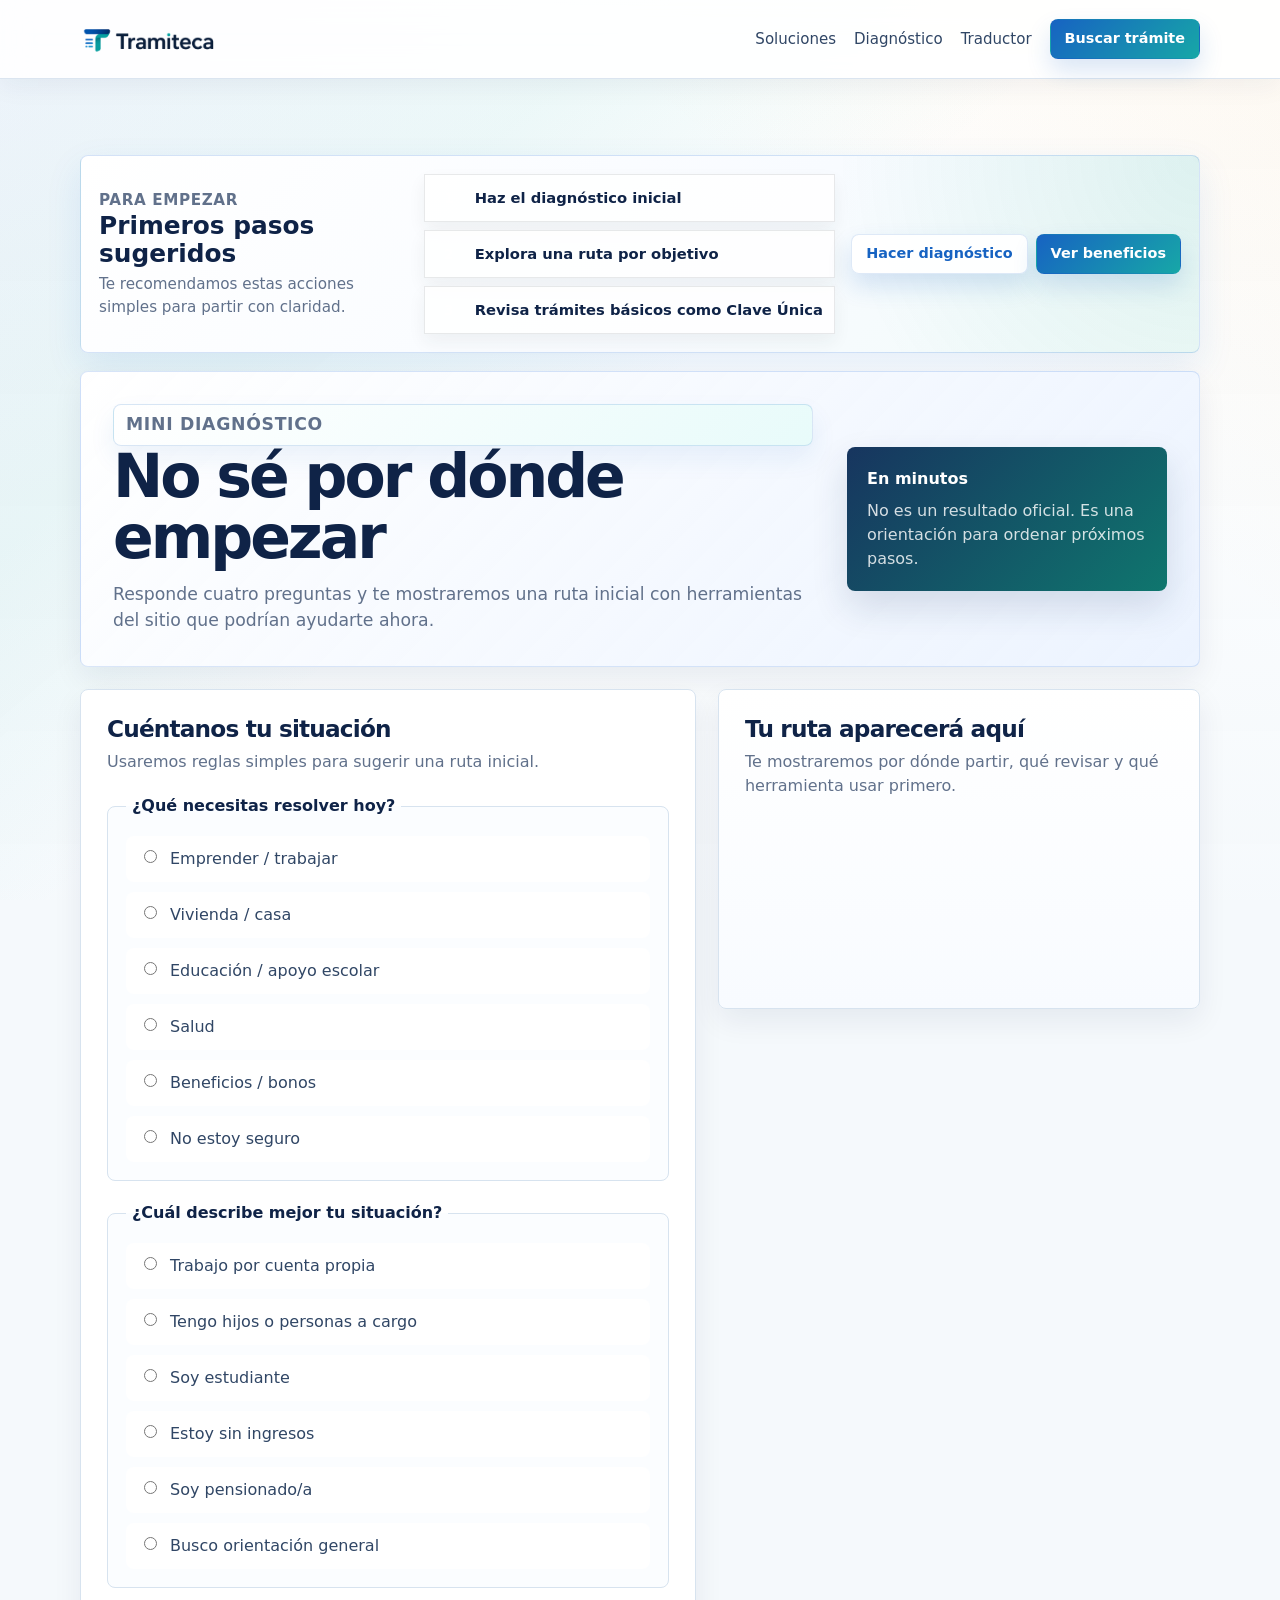
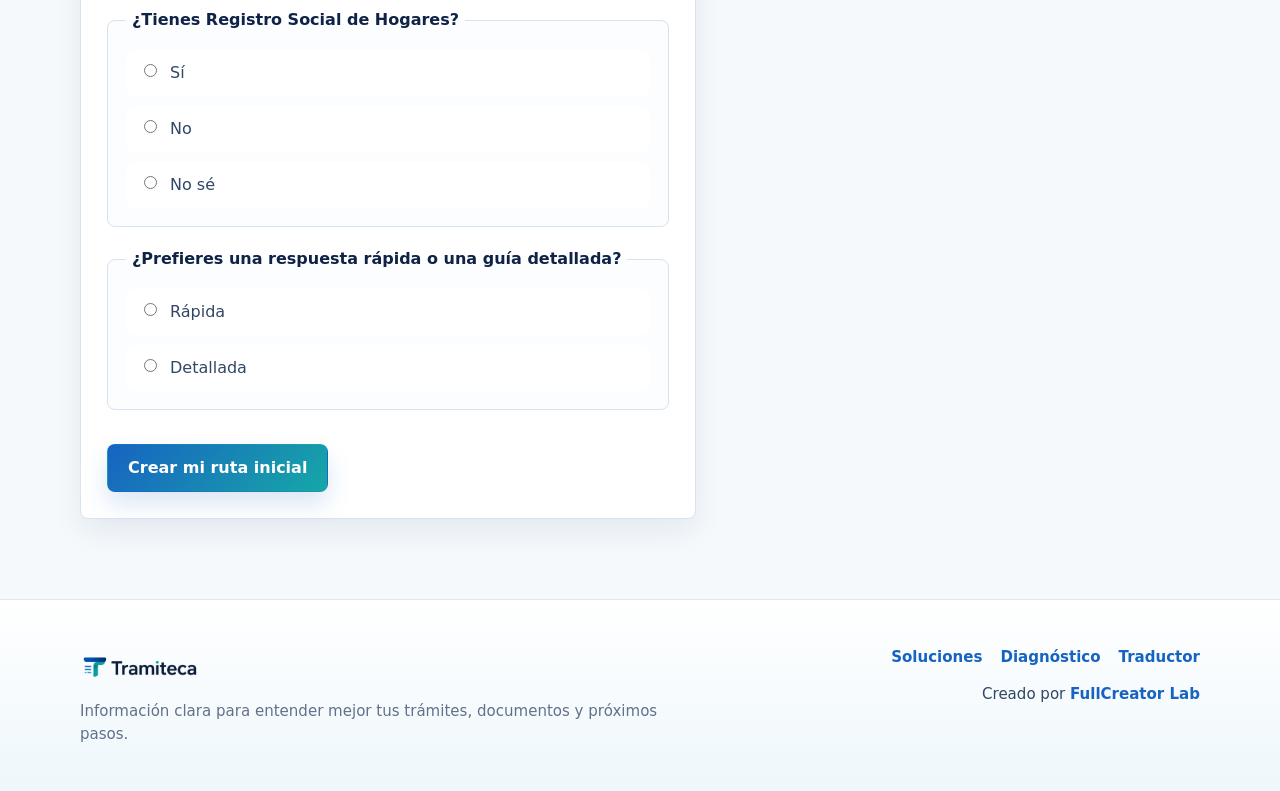
<file: diagnostico.html>
﻿<!DOCTYPE html>
<html lang="es">
<head>
  <meta charset="UTF-8">
  <meta name="viewport" content="width=device-width, initial-scale=1.0">
  <title>No sé por dónde empezar | Tramiteca</title>
  <meta name="description" content="Tramiteca ofrece un diagnóstico inicial para orientar trámites y próximos pasos según tu situación.">
  <link rel="canonical" href="https://tramiteca.cl/diagnostico.html">
  <link rel="stylesheet" href="./styles.css">
</head>
<body data-page="diagnostico">
  <header class="site-header">
    <div class="container header-grid">
      <a class="brand" href="./index.html" aria-label="Ir al inicio de Tramiteca">
  <img src="./assets/logo.png" alt="Tramiteca" class="brand-logo">
  <span class="brand-name">Tramiteca</span>
</a>
      <button class="menu-toggle" type="button" aria-label="Abrir menú" aria-expanded="false" data-menu-toggle onclick="toggleMobileMenu(this)">
        <span></span>
        <span></span>
        <span></span>
      </button>
      <nav class="main-nav" aria-label="Navegación principal">
        <a href="./index.html#soluciones">Soluciones</a>
        <a href="./diagnostico.html">Diagnóstico</a>
        <a href="./traductor.html">Traductor</a>
        <a class="button button-small" href="./index.html">Buscar trámite</a>
      </nav>
    </div>
  </header>

  <main class="assistant-page">
    <section class="container personalized-hub reveal" data-personalized-hub hidden></section>

    <section class="container assistant-hero reveal">
      <div>
        <p class="eyebrow">Mini diagnóstico</p>
        <h1>No sé por dónde empezar</h1>
        <p>Responde cuatro preguntas y te mostraremos una ruta inicial con herramientas del sitio que podrían ayudarte ahora.</p>
      </div>
      <div class="assistant-summary-card">
        <strong>En minutos</strong>
        <span>No es un resultado oficial. Es una orientación para ordenar próximos pasos.</span>
      </div>
    </section>

    <section class="container assistant-layout">
      <form class="assistant-form reveal" data-diagnostic-form>
        <h2>Cuéntanos tu situación</h2>
        <p>Usaremos reglas simples para sugerir una ruta inicial.</p>

        <fieldset class="question-group">
          <legend>¿Qué necesitas resolver hoy?</legend>
          <label><input type="radio" name="necesidad" value="emprender" required> Emprender / trabajar</label>
          <label><input type="radio" name="necesidad" value="vivienda"> Vivienda / casa</label>
          <label><input type="radio" name="necesidad" value="educacion"> Educación / apoyo escolar</label>
          <label><input type="radio" name="necesidad" value="salud"> Salud</label>
          <label><input type="radio" name="necesidad" value="beneficios"> Beneficios / bonos</label>
          <label><input type="radio" name="necesidad" value="nose"> No estoy seguro</label>
        </fieldset>

        <fieldset class="question-group">
          <legend>¿Cuál describe mejor tu situación?</legend>
          <label><input type="radio" name="situacion" value="cuenta-propia" required> Trabajo por cuenta propia</label>
          <label><input type="radio" name="situacion" value="cargas"> Tengo hijos o personas a cargo</label>
          <label><input type="radio" name="situacion" value="estudiante"> Soy estudiante</label>
          <label><input type="radio" name="situacion" value="sin-ingresos"> Estoy sin ingresos</label>
          <label><input type="radio" name="situacion" value="pensionado"> Soy pensionado/a</label>
          <label><input type="radio" name="situacion" value="general"> Busco orientación general</label>
        </fieldset>

        <fieldset class="question-group">
          <legend>¿Tienes Registro Social de Hogares?</legend>
          <label><input type="radio" name="rsh" value="si" required> Sí</label>
          <label><input type="radio" name="rsh" value="no"> No</label>
          <label><input type="radio" name="rsh" value="nose"> No sé</label>
        </fieldset>

        <fieldset class="question-group">
          <legend>¿Prefieres una respuesta rápida o una guía detallada?</legend>
          <label><input type="radio" name="detalle" value="rapida" required> Rápida</label>
          <label><input type="radio" name="detalle" value="detallada"> Detallada</label>
        </fieldset>

        <p class="form-message" data-diagnostic-message role="status" aria-live="polite"></p>
        <button class="button" type="submit">Crear mi ruta inicial</button>
      </form>

      <aside class="assistant-result reveal" data-diagnostic-result>
        <h2>Tu ruta aparecerá aquí</h2>
        <p>Te mostraremos por dónde partir, qué revisar y qué herramienta usar primero.</p>
      </aside>
    </section>
  </main>

  <footer class="site-footer">
  <div class="container footer-grid">
    <div>
      <a class="brand brand-footer" href="./index.html" aria-label="Ir al inicio de Tramiteca">
        <img src="./assets/logo.png" alt="Tramiteca" class="brand-logo brand-logo-footer">
        <span class="brand-name">Tramiteca</span>
      </a>
      <p>Información clara para entender mejor tus trámites, documentos y próximos pasos.</p>
    </div>
    <div class="footer-meta">
      <nav class="footer-links" aria-label="Enlaces del sitio">
        <a href="./index.html#soluciones">Soluciones</a>
        <a href="./diagnostico.html">Diagnóstico</a>
        <a href="./traductor.html">Traductor</a>
      </nav>
      <p>Creado por <a href="https://www.fullcreator.cl" target="_blank" rel="noopener noreferrer">FullCreator Lab</a></p>
    </div>
  </div>
</footer>

  <script src="./script.js" defer></script>
</body>
</html>
</file>
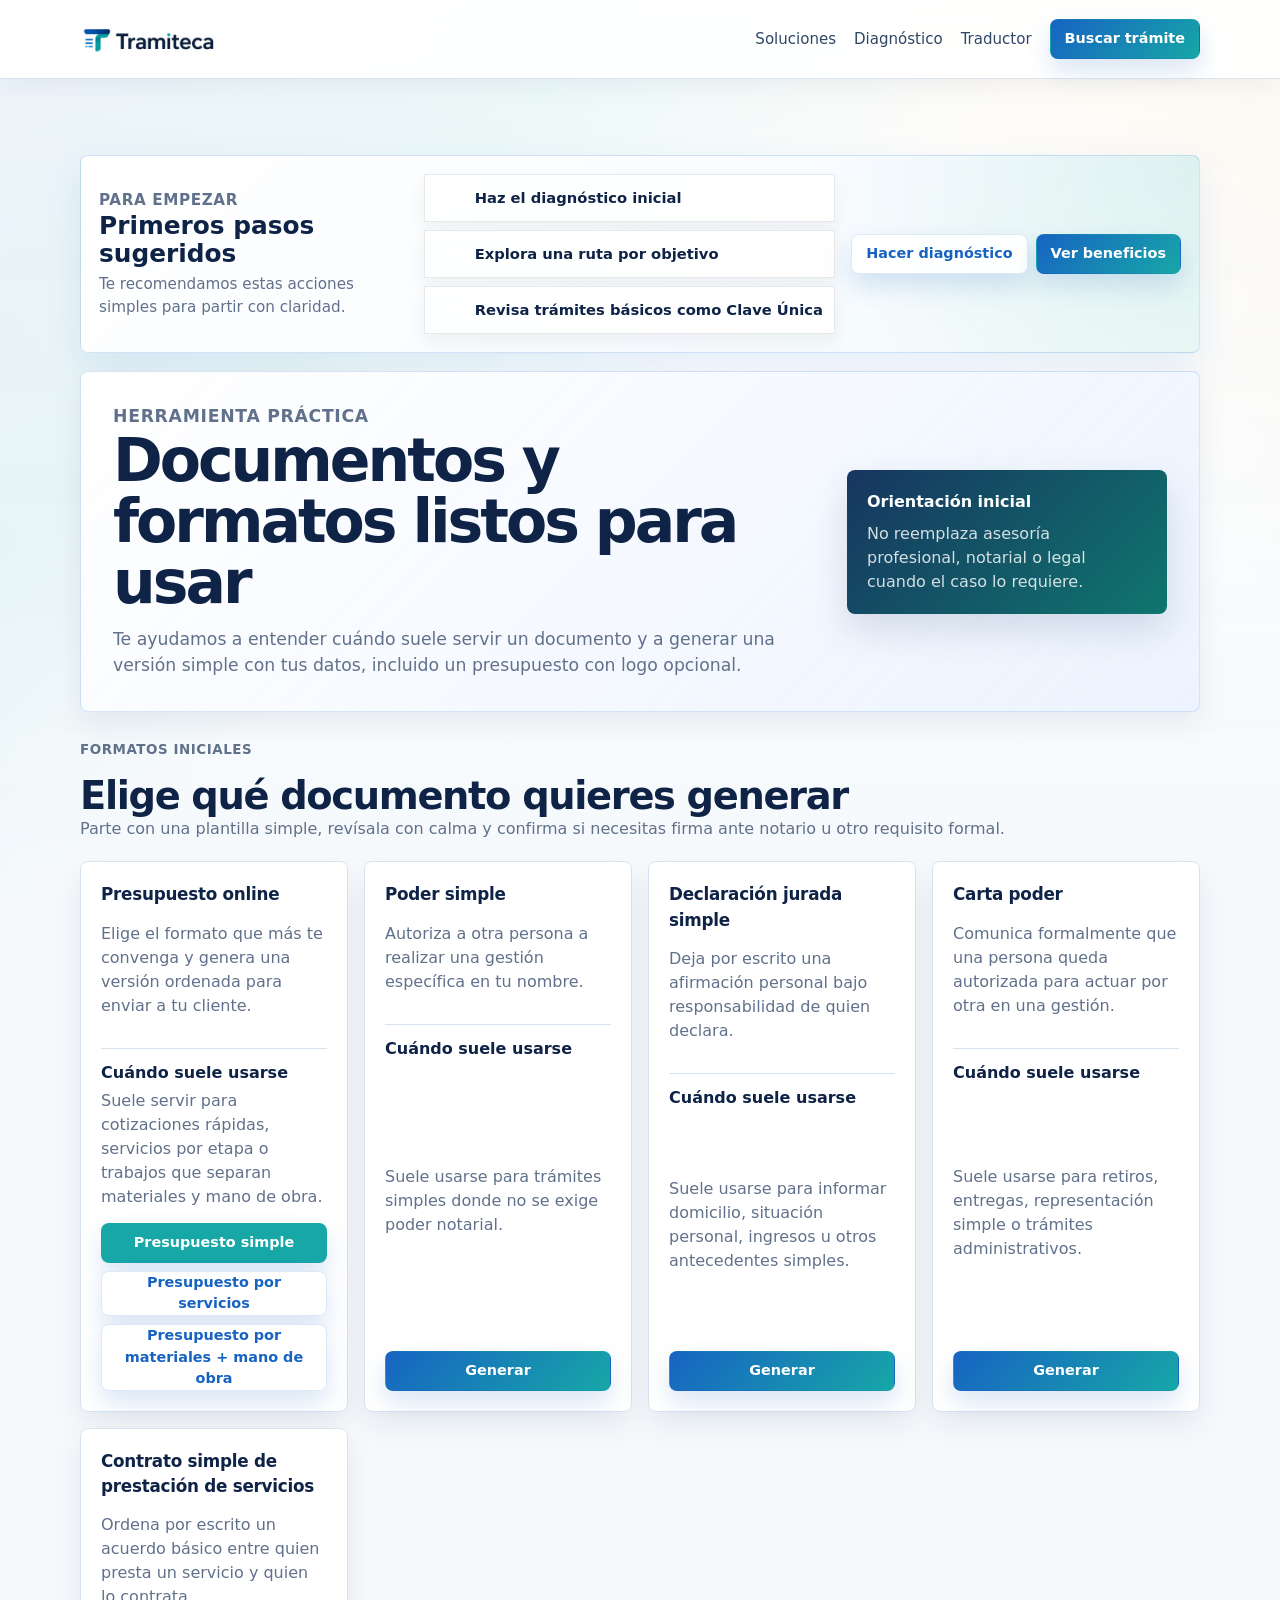
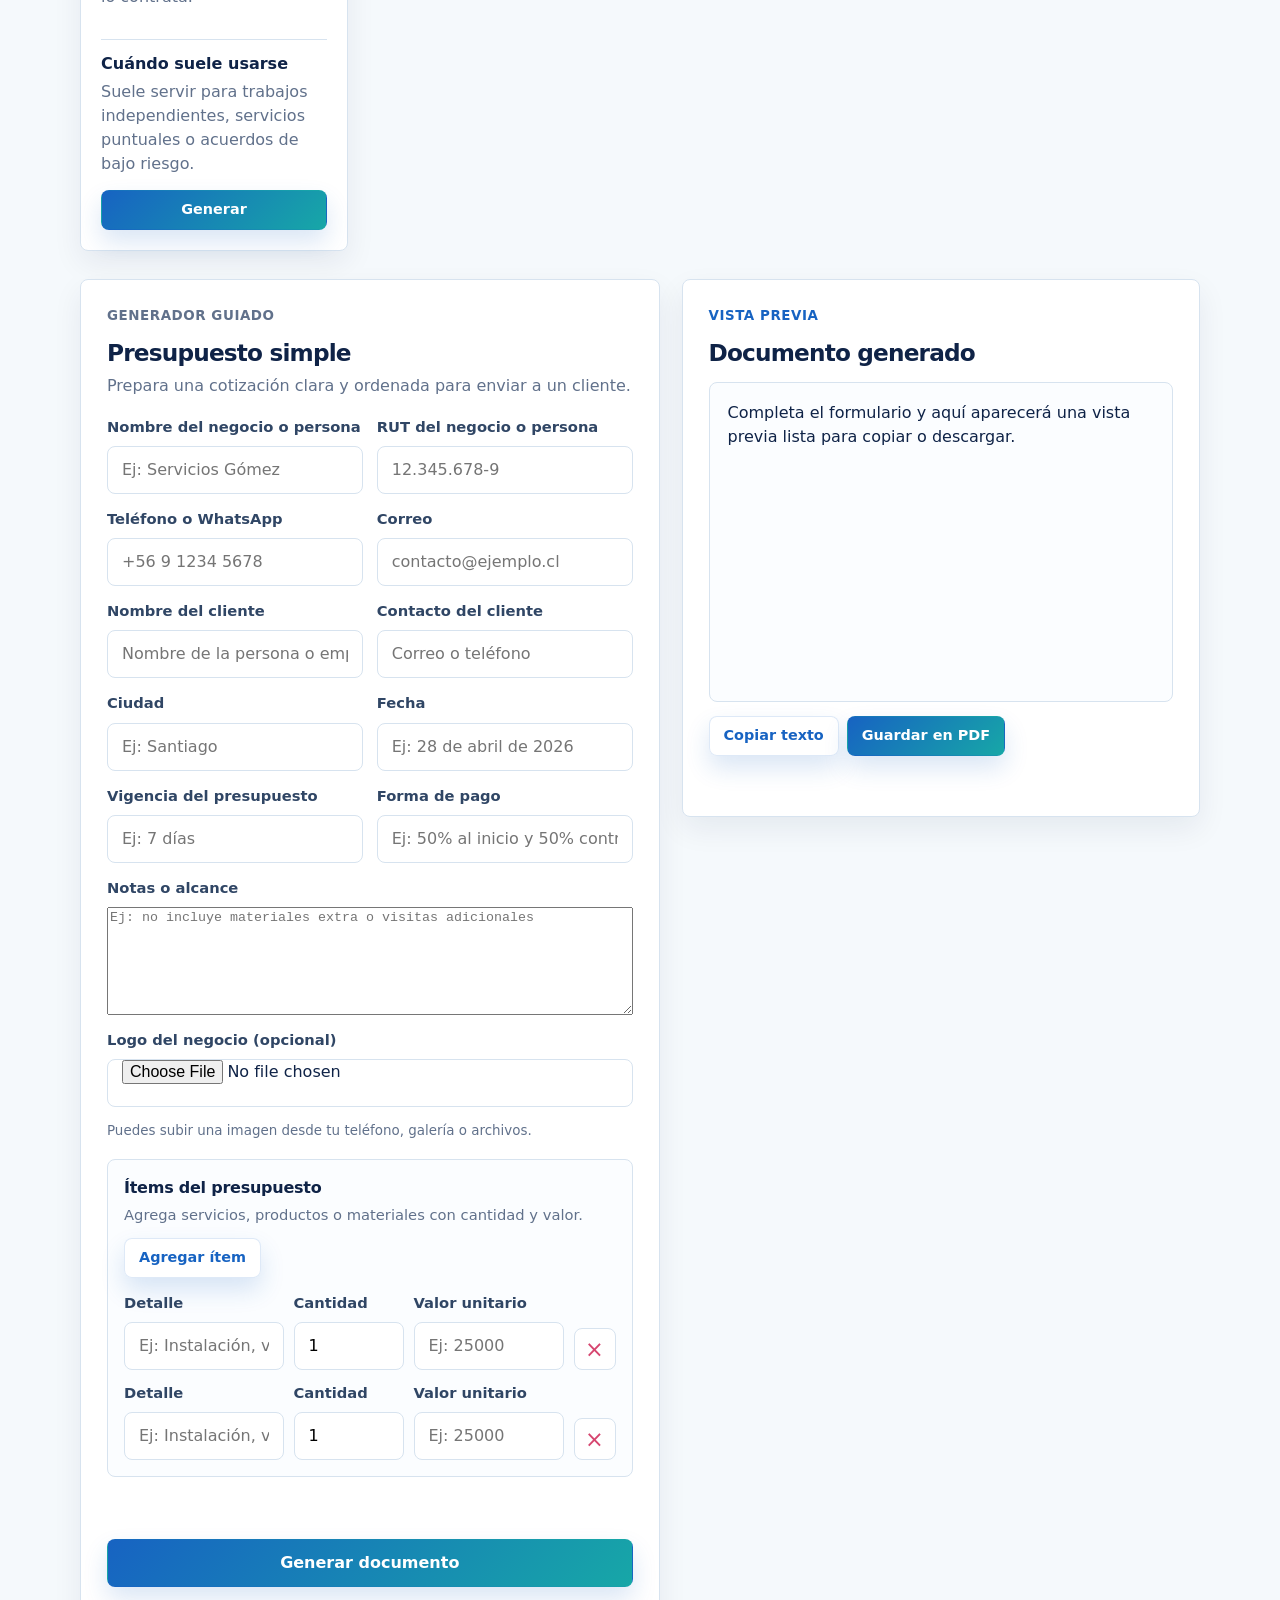
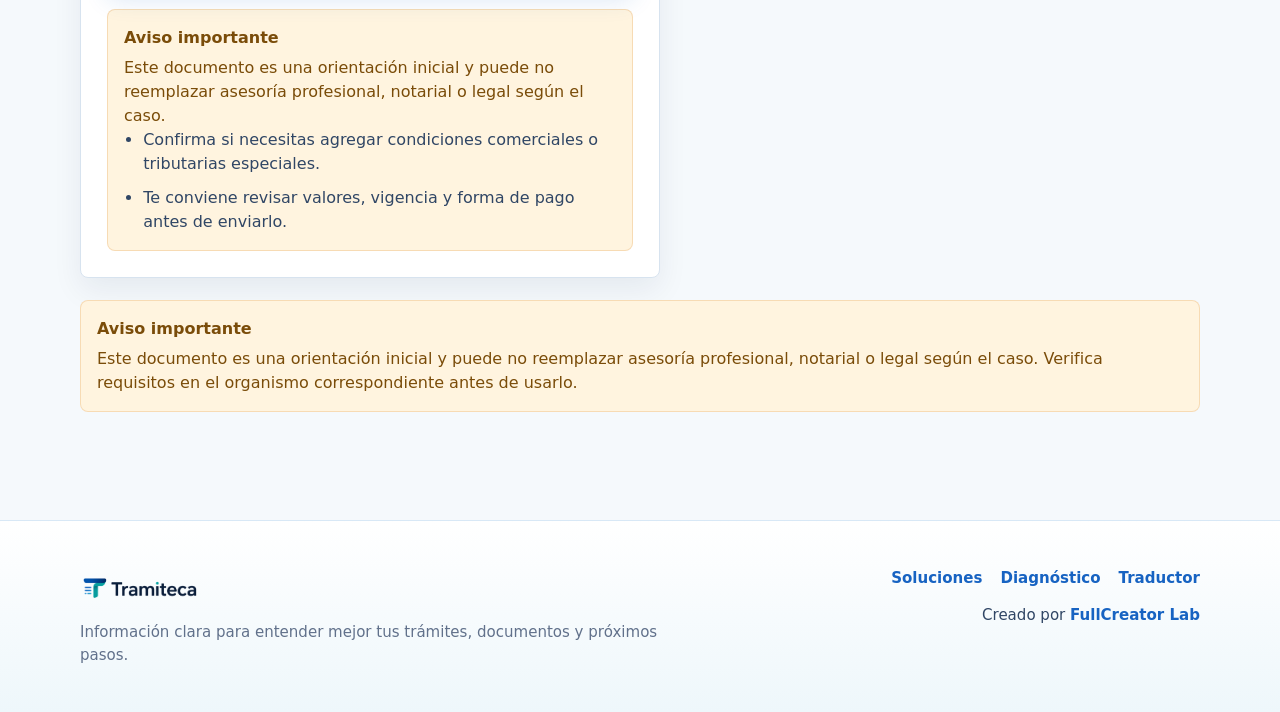
<file: documentos.html>
﻿<!DOCTYPE html>
<html lang="es">
<head>
  <meta charset="UTF-8">
  <meta name="viewport" content="width=device-width, initial-scale=1.0">
  <title>Documentos y formatos | Tramiteca</title>
  <meta name="description" content="Tramiteca te ayuda a generar documentos simples y entender formatos frecuentes de uso ciudadano.">
  <link rel="canonical" href="https://tramiteca.cl/documentos.html">
  <link rel="stylesheet" href="./styles.css">
</head>
<body data-page="documents">
  <header class="site-header">
    <div class="container header-grid">
      <a class="brand" href="./index.html" aria-label="Ir al inicio de Tramiteca">
  <img src="./assets/logo.png" alt="Tramiteca" class="brand-logo">
  <span class="brand-name">Tramiteca</span>
</a>
      <button class="menu-toggle" type="button" aria-label="Abrir menú" aria-expanded="false" data-menu-toggle onclick="toggleMobileMenu(this)">
        <span></span>
        <span></span>
        <span></span>
      </button>
      <nav class="main-nav" aria-label="Navegaci&oacute;n principal">
        <a href="./index.html#soluciones">Soluciones</a>
        <a href="./diagnostico.html">Diagn&oacute;stico</a>
        <a href="./traductor.html">Traductor</a>
        <a class="button button-small" href="./index.html">Buscar tr&aacute;mite</a>
      </nav>
    </div>
  </header>

  <main class="assistant-page">
    <section class="container personalized-hub reveal" data-personalized-hub hidden></section>

    <section class="container assistant-hero reveal">
      <div>
        <p class="section-kicker">Herramienta pr&aacute;ctica</p>
        <h1>Documentos y formatos listos para usar</h1>
        <p>Te ayudamos a entender cu&aacute;ndo suele servir un documento y a generar una versi&oacute;n simple con tus datos, incluido un presupuesto con logo opcional.</p>
      </div>
      <aside class="assistant-summary-card">
        <strong>Orientaci&oacute;n inicial</strong>
        <span>No reemplaza asesor&iacute;a profesional, notarial o legal cuando el caso lo requiere.</span>
      </aside>
    </section>

    <section class="container documents-section reveal" aria-labelledby="documents-title">
      <div class="section-heading compact">
        <p class="section-kicker">Formatos iniciales</p>
        <h2 id="documents-title">Elige qu&eacute; documento quieres generar</h2>
        <p>Parte con una plantilla simple, rev&iacute;sala con calma y confirma si necesitas firma ante notario u otro requisito formal.</p>
      </div>
      <div class="document-grid" data-documents-list></div>
    </section>

    <section class="container document-workspace reveal" aria-labelledby="document-builder-title">
      <article class="document-builder" data-document-builder id="document-builder-title"></article>

      <aside class="document-preview-panel">
        <div class="document-preview-header">
          <div>
            <p class="section-kicker">Vista previa</p>
            <h2>Documento generado</h2>
          </div>
        </div>
        <div class="document-preview" data-document-preview>
          <p>Completa el formulario y aqu&iacute; aparecer&aacute; una vista previa lista para copiar o descargar.</p>
        </div>
        <div class="document-actions" data-document-actions>
          <button class="button button-small button-secondary" type="button" data-copy-document>Copiar texto</button>
          <button class="button button-small" type="button" data-download-pdf>Guardar en PDF</button>
        </div>
        <p class="form-message" data-document-action-message role="status" aria-live="polite"></p>
      </aside>
    </section>

    <section class="container notice-box document-global-notice reveal">
      <strong>Aviso importante</strong>
      <p>Este documento es una orientaci&oacute;n inicial y puede no reemplazar asesor&iacute;a profesional, notarial o legal seg&uacute;n el caso. Verifica requisitos en el organismo correspondiente antes de usarlo.</p>
    </section>
  </main>

  <footer class="site-footer">
  <div class="container footer-grid">
    <div>
      <a class="brand brand-footer" href="./index.html" aria-label="Ir al inicio de Tramiteca">
        <img src="./assets/logo.png" alt="Tramiteca" class="brand-logo brand-logo-footer">
        <span class="brand-name">Tramiteca</span>
      </a>
      <p>Información clara para entender mejor tus trámites, documentos y próximos pasos.</p>
    </div>
    <div class="footer-meta">
      <nav class="footer-links" aria-label="Enlaces del sitio">
        <a href="./index.html#soluciones">Soluciones</a>
        <a href="./diagnostico.html">Diagnóstico</a>
        <a href="./traductor.html">Traductor</a>
      </nav>
      <p>Creado por <a href="https://www.fullcreator.cl" target="_blank" rel="noopener noreferrer">FullCreator Lab</a></p>
    </div>
  </div>
</footer>

  <script src="./script.js" defer></script>
</body>
</html>
</file>
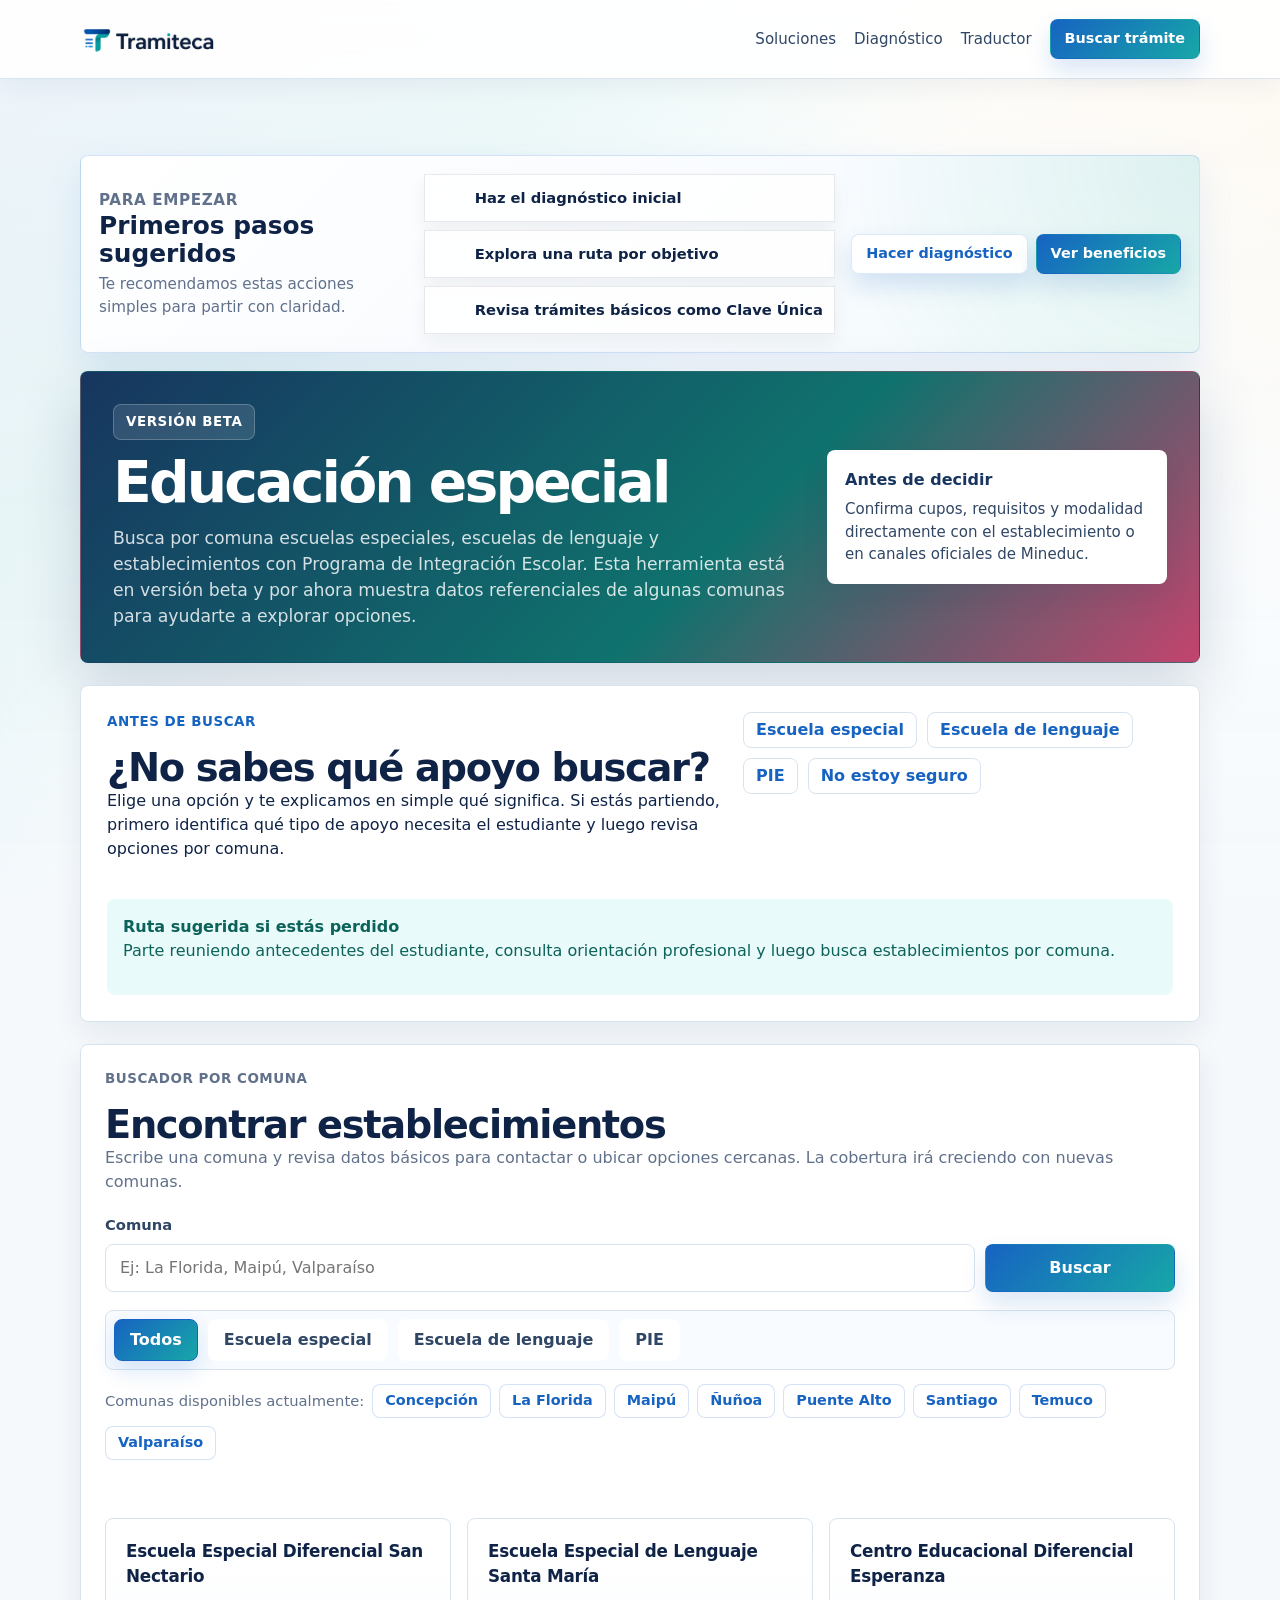
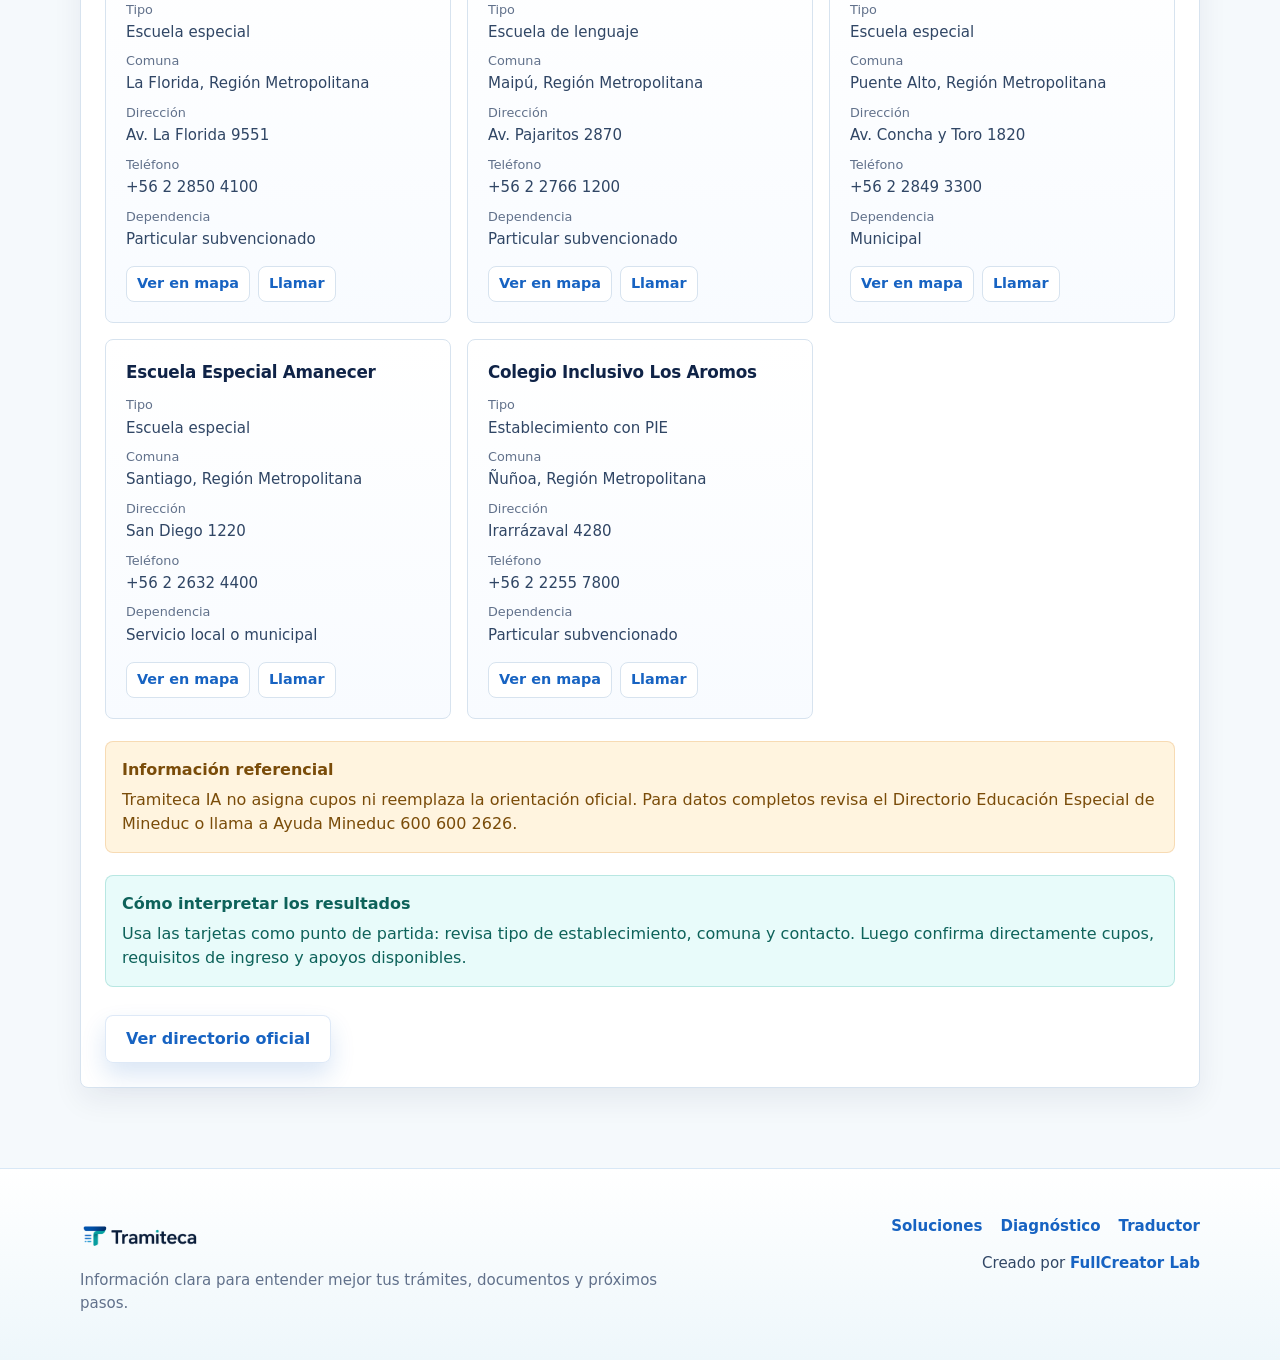
<file: educacion-especial.html>
﻿<!DOCTYPE html>
<html lang="es">
<head>
  <meta charset="UTF-8">
  <meta name="viewport" content="width=device-width, initial-scale=1.0">
  <title>Educación especial | Tramiteca</title>
  <meta name="description" content="Tramiteca te ayuda a explorar opciones de educación especial, escuelas de lenguaje y PIE por comuna.">
  <link rel="canonical" href="https://tramiteca.cl/educacion-especial.html">
  <link rel="stylesheet" href="./styles.css">
</head>
<body data-page="education-special">
  <header class="site-header">
    <div class="container header-grid">
      <a class="brand" href="./index.html" aria-label="Ir al inicio de Tramiteca">
  <img src="./assets/logo.png" alt="Tramiteca" class="brand-logo">
  <span class="brand-name">Tramiteca</span>
</a>
      <button class="menu-toggle" type="button" aria-label="Abrir menú" aria-expanded="false" data-menu-toggle onclick="toggleMobileMenu(this)">
        <span></span>
        <span></span>
        <span></span>
      </button>
      <nav class="main-nav" aria-label="Navegación principal">
        <a href="./index.html#soluciones">Soluciones</a>
        <a href="./diagnostico.html">Diagnóstico</a>
        <a href="./traductor.html">Traductor</a>
        <a class="button button-small" href="./index.html">Buscar trámite</a>
      </nav>
    </div>
  </header>

  <main class="assistant-page">
    <section class="container personalized-hub reveal" data-personalized-hub hidden></section>

    <section class="container school-finder-hero reveal">
      <div>
        <span class="school-finder-badge">Versión beta</span>
        <h1>Educación especial</h1>
        <p>Busca por comuna escuelas especiales, escuelas de lenguaje y establecimientos con Programa de Integración Escolar. Esta herramienta está en versión beta y por ahora muestra datos referenciales de algunas comunas para ayudarte a explorar opciones.</p>
      </div>
      <aside class="school-finder-note" aria-label="Información importante">
        <strong>Antes de decidir</strong>
        <span>Confirma cupos, requisitos y modalidad directamente con el establecimiento o en canales oficiales de Mineduc.</span>
      </aside>
    </section>

    <section class="container support-helper reveal" aria-labelledby="support-helper-title">
      <div>
        <p class="section-kicker">Antes de buscar</p>
        <h2 id="support-helper-title">¿No sabes qué apoyo buscar?</h2>
        <p>Elige una opción y te explicamos en simple qué significa. Si estás partiendo, primero identifica qué tipo de apoyo necesita el estudiante y luego revisa opciones por comuna.</p>
      </div>
      <div class="support-options" aria-label="Tipos de apoyo escolar">
        <button type="button" data-support-type="especial">Escuela especial</button>
        <button type="button" data-support-type="lenguaje">Escuela de lenguaje</button>
        <button type="button" data-support-type="pie">PIE</button>
        <button type="button" data-support-type="nose">No estoy seguro</button>
      </div>
      <div class="support-result" data-support-result aria-live="polite">
        <strong>Ruta sugerida si estás perdido</strong>
        <p>Parte reuniendo antecedentes del estudiante, consulta orientación profesional y luego busca establecimientos por comuna.</p>
      </div>
    </section>

    <section class="container school-search-panel reveal" aria-labelledby="school-search-title">
      <div class="section-heading compact">
        <p class="section-kicker">Buscador por comuna</p>
        <h2 id="school-search-title">Encontrar establecimientos</h2>
        <p>Escribe una comuna y revisa datos básicos para contactar o ubicar opciones cercanas. La cobertura irá creciendo con nuevas comunas.</p>
      </div>

      <form class="school-search-form" data-school-form novalidate>
        <div class="field-group">
          <label for="school-commune">Comuna</label>
          <input id="school-commune" type="search" data-school-commune placeholder="Ej: La Florida, Maipú, Valparaíso">
        </div>
        <button class="button" type="submit">Buscar</button>
      </form>

      <div class="school-filter-bar" aria-label="Filtrar por tipo de establecimiento">
        <button class="school-filter is-active" type="button" data-school-filter="all" aria-pressed="true">Todos</button>
        <button class="school-filter" type="button" data-school-filter="escuela especial" aria-pressed="false">Escuela especial</button>
        <button class="school-filter" type="button" data-school-filter="escuela de lenguaje" aria-pressed="false">Escuela de lenguaje</button>
        <button class="school-filter" type="button" data-school-filter="pie" aria-pressed="false">PIE</button>
      </div>

      <p class="available-communes-help" data-available-communes-help></p>

      <p class="form-message" data-school-message role="status" aria-live="polite"></p>
      <div data-school-results></div>

      <div class="notice-box">
        <strong>Información referencial</strong>
        <p>Tramiteca IA no asigna cupos ni reemplaza la orientación oficial. Para datos completos revisa el Directorio Educación Especial de Mineduc o llama a Ayuda Mineduc 600 600 2626.</p>
      </div>

      <div class="notice-box notice-soft">
        <strong>Cómo interpretar los resultados</strong>
        <p>Usa las tarjetas como punto de partida: revisa tipo de establecimiento, comuna y contacto. Luego confirma directamente cupos, requisitos de ingreso y apoyos disponibles.</p>
      </div>

      <a class="button button-secondary official-button" href="https://especial.mineduc.cl/directorio-de-establecimientos/" target="_blank" rel="noopener noreferrer">Ver directorio oficial</a>
    </section>
  </main>

  <footer class="site-footer">
  <div class="container footer-grid">
    <div>
      <a class="brand brand-footer" href="./index.html" aria-label="Ir al inicio de Tramiteca">
        <img src="./assets/logo.png" alt="Tramiteca" class="brand-logo brand-logo-footer">
        <span class="brand-name">Tramiteca</span>
      </a>
      <p>Información clara para entender mejor tus trámites, documentos y próximos pasos.</p>
    </div>
    <div class="footer-meta">
      <nav class="footer-links" aria-label="Enlaces del sitio">
        <a href="./index.html#soluciones">Soluciones</a>
        <a href="./diagnostico.html">Diagnóstico</a>
        <a href="./traductor.html">Traductor</a>
      </nav>
      <p>Creado por <a href="https://www.fullcreator.cl" target="_blank" rel="noopener noreferrer">FullCreator Lab</a></p>
    </div>
  </div>
</footer>

  <script src="./script.js" defer></script>
</body>
</html>
</file>
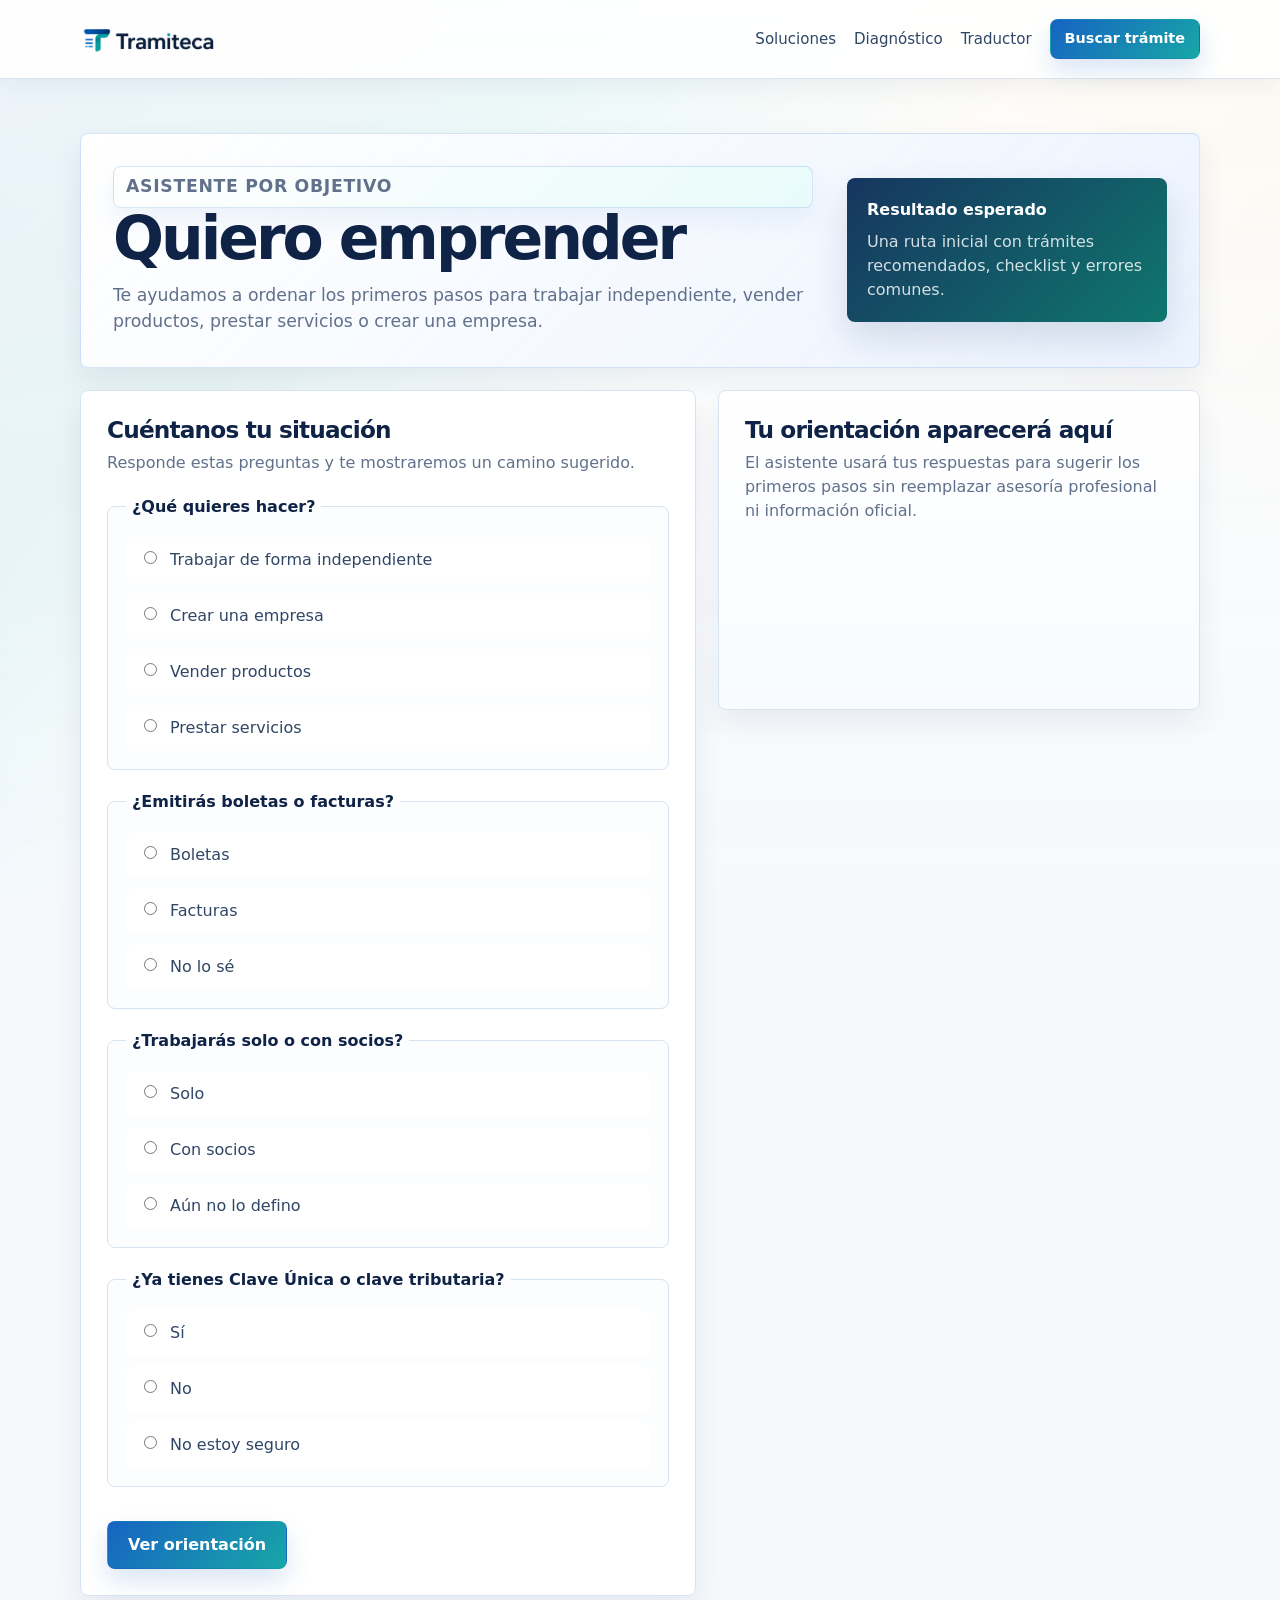
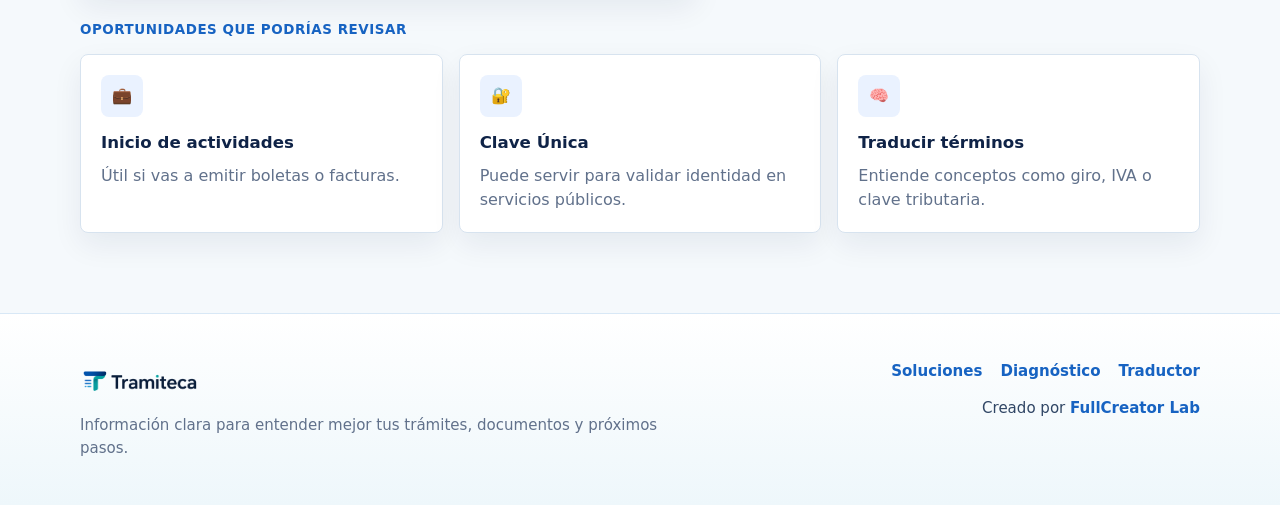
<file: emprender.html>
﻿<!DOCTYPE html>
<html lang="es">
<head>
  <meta charset="UTF-8">
  <meta name="viewport" content="width=device-width, initial-scale=1.0">
  <title>Quiero emprender | Tramiteca</title>
  <meta name="description" content="Tramiteca orienta los primeros pasos para emprender o formalizar una actividad en Chile.">
  <link rel="canonical" href="https://tramiteca.cl/emprender.html">
  <link rel="stylesheet" href="./styles.css">
</head>
<body data-page="assistant" data-module="emprender">
  <header class="site-header">
    <div class="container header-grid">
      <a class="brand" href="./index.html" aria-label="Ir al inicio de Tramiteca">
  <img src="./assets/logo.png" alt="Tramiteca" class="brand-logo">
  <span class="brand-name">Tramiteca</span>
</a>
      <button class="menu-toggle" type="button" aria-label="Abrir menú" aria-expanded="false" data-menu-toggle onclick="toggleMobileMenu(this)">
        <span></span>
        <span></span>
        <span></span>
      </button>
      <nav class="main-nav" aria-label="Navegación principal">
        <a href="./index.html#soluciones">Soluciones</a>
        <a href="./diagnostico.html">Diagnóstico</a>
        <a href="./traductor.html">Traductor</a>
        <a class="button button-small" href="./index.html">Buscar trámite</a>
      </nav>
    </div>
  </header>

  <main class="assistant-page">
    <section class="container assistant-hero reveal">
      <div>
        <p class="eyebrow">Asistente por objetivo</p>
        <h1>Quiero emprender</h1>
        <p>Te ayudamos a ordenar los primeros pasos para trabajar independiente, vender productos, prestar servicios o crear una empresa.</p>
      </div>
      <div class="assistant-summary-card">
        <strong>Resultado esperado</strong>
        <span>Una ruta inicial con trámites recomendados, checklist y errores comunes.</span>
      </div>
    </section>

    <section class="container assistant-layout">
      <form class="assistant-form reveal" data-guide-form="emprender">
        <h2>Cuéntanos tu situación</h2>
        <p>Responde estas preguntas y te mostraremos un camino sugerido.</p>

        <fieldset class="question-group">
          <legend>¿Qué quieres hacer?</legend>
          <label><input type="radio" name="objetivo" value="independiente" required> Trabajar de forma independiente</label>
          <label><input type="radio" name="objetivo" value="empresa"> Crear una empresa</label>
          <label><input type="radio" name="objetivo" value="productos"> Vender productos</label>
          <label><input type="radio" name="objetivo" value="servicios"> Prestar servicios</label>
        </fieldset>

        <fieldset class="question-group">
          <legend>¿Emitirás boletas o facturas?</legend>
          <label><input type="radio" name="documento" value="boletas" required> Boletas</label>
          <label><input type="radio" name="documento" value="facturas"> Facturas</label>
          <label><input type="radio" name="documento" value="nose"> No lo sé</label>
        </fieldset>

        <fieldset class="question-group">
          <legend>¿Trabajarás solo o con socios?</legend>
          <label><input type="radio" name="equipo" value="solo" required> Solo</label>
          <label><input type="radio" name="equipo" value="socios"> Con socios</label>
          <label><input type="radio" name="equipo" value="indefinido"> Aún no lo defino</label>
        </fieldset>

        <fieldset class="question-group">
          <legend>¿Ya tienes Clave Única o clave tributaria?</legend>
          <label><input type="radio" name="clave" value="si" required> Sí</label>
          <label><input type="radio" name="clave" value="no"> No</label>
          <label><input type="radio" name="clave" value="nose"> No estoy seguro</label>
        </fieldset>

        <p class="form-message" data-guide-message role="status" aria-live="polite"></p>
        <button class="button" type="submit">Ver orientación</button>
      </form>

      <aside class="assistant-result reveal" data-guide-result>
        <h2>Tu orientación aparecerá aquí</h2>
        <p>El asistente usará tus respuestas para sugerir los primeros pasos sin reemplazar asesoría profesional ni información oficial.</p>
      </aside>
    </section>

    <section class="container inner-opportunities reveal">
      <p class="section-kicker">Oportunidades que podrías revisar</p>
      <div class="insight-grid compact">
        <a class="insight-card" href="./resultados.html?q=Inicio%20de%20actividades"><span>💼</span><strong>Inicio de actividades</strong><p>Útil si vas a emitir boletas o facturas.</p></a>
        <a class="insight-card" href="./resultados.html?q=Clave%20Unica"><span>🔐</span><strong>Clave Única</strong><p>Puede servir para validar identidad en servicios públicos.</p></a>
        <a class="insight-card" href="./traductor.html"><span>🧠</span><strong>Traducir términos</strong><p>Entiende conceptos como giro, IVA o clave tributaria.</p></a>
      </div>
    </section>
  </main>

  <footer class="site-footer">
  <div class="container footer-grid">
    <div>
      <a class="brand brand-footer" href="./index.html" aria-label="Ir al inicio de Tramiteca">
        <img src="./assets/logo.png" alt="Tramiteca" class="brand-logo brand-logo-footer">
        <span class="brand-name">Tramiteca</span>
      </a>
      <p>Información clara para entender mejor tus trámites, documentos y próximos pasos.</p>
    </div>
    <div class="footer-meta">
      <nav class="footer-links" aria-label="Enlaces del sitio">
        <a href="./index.html#soluciones">Soluciones</a>
        <a href="./diagnostico.html">Diagnóstico</a>
        <a href="./traductor.html">Traductor</a>
      </nav>
      <p>Creado por <a href="https://www.fullcreator.cl" target="_blank" rel="noopener noreferrer">FullCreator Lab</a></p>
    </div>
  </div>
</footer>

  <script src="./script.js" defer></script>
</body>
</html>
</file>
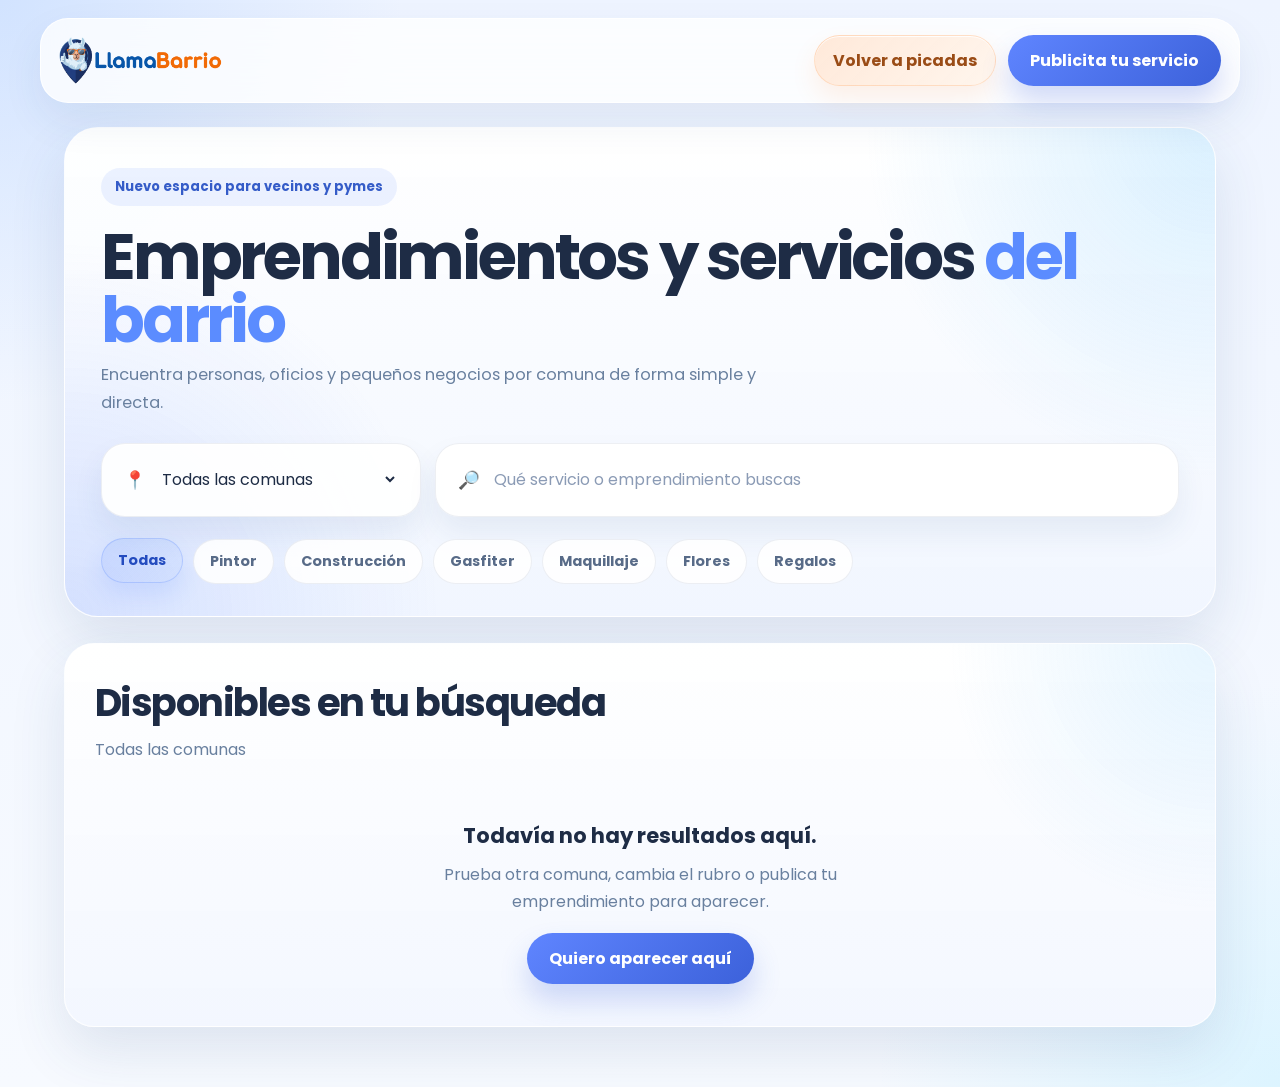
<file: emprendimientos.html>
<!DOCTYPE html>
<html lang="es">
<head>
    <meta charset="UTF-8">
    <meta name="viewport" content="width=device-width, initial-scale=1.0">
    <title>LlamaBarrio Emprendimientos y Servicios</title>
    <link href="https://fonts.googleapis.com/css2?family=Poppins:wght@400;500;600;700;800&display=swap" rel="stylesheet">
    <link rel="stylesheet" href="emprendimientos.css">
    <link rel="icon" type="image/png" href="images/favicon.png">
</head>
<body>
    <nav class="services-nav">
        <div class="services-nav-inner">
            <a href="index.html" class="services-logo-link">
                <img src="images/logo.png" alt="LlamaBarrio" class="services-logo">
            </a>
            <div class="services-nav-actions">
                <a href="index.html" class="services-nav-back">Volver a picadas</a>
                <a href="https://forms.gle/mBWHgDvbY17pTk1Y7" class="services-nav-cta" target="_blank" rel="noopener noreferrer">Publicita tu servicio</a>
            </div>
        </div>
    </nav>

    <main class="services-shell">
        <section class="services-hero">
            <div class="services-badge">Nuevo espacio para vecinos y pymes</div>
            <h1>Emprendimientos y servicios <span>del barrio</span></h1>
            <p>Encuentra personas, oficios y pequeños negocios por comuna de forma simple y directa.</p>

            <div class="services-search-panel">
                <div class="services-input services-input-select">
                    <span class="services-input-icon">📍</span>
                    <select id="services-comuna">
                        <option value="">Todas las comunas</option>
                        <option>Alhué</option>
                        <option>Buin</option>
                        <option>Calera de Tango</option>
                        <option>Cerrillos</option>
                        <option>Cerro Navia</option>
                        <option>Colina</option>
                        <option>Conchalí</option>
                        <option>Curacaví</option>
                        <option>El Bosque</option>
                        <option>El Monte</option>
                        <option>Estación Central</option>
                        <option>Huechuraba</option>
                        <option>Independencia</option>
                        <option>Isla de Maipo</option>
                        <option>La Cisterna</option>
                        <option>La Florida</option>
                        <option>La Granja</option>
                        <option>La Pintana</option>
                        <option>La Reina</option>
                        <option>Lampa</option>
                        <option>Las Condes</option>
                        <option>Lo Barnechea</option>
                        <option>Lo Espejo</option>
                        <option>Lo Prado</option>
                        <option>Macul</option>
                        <option>Maipú</option>
                        <option>María Pinto</option>
                        <option>Melipilla</option>
                        <option>Ñuñoa</option>
                        <option>Padre Hurtado</option>
                        <option>Paine</option>
                        <option>Pedro Aguirre Cerda</option>
                        <option>Peñaflor</option>
                        <option>Peñalolén</option>
                        <option>Pirque</option>
                        <option>Providencia</option>
                        <option>Pudahuel</option>
                        <option>Puente Alto</option>
                        <option>Quilicura</option>
                        <option>Quinta Normal</option>
                        <option>Recoleta</option>
                        <option>Renca</option>
                        <option>San Bernardo</option>
                        <option>San Joaquín</option>
                        <option>San José de Maipo</option>
                        <option>San Miguel</option>
                        <option>San Pedro</option>
                        <option>San Ramón</option>
                        <option>Santiago</option>
                        <option>Talagante</option>
                        <option>Tiltil</option>
                        <option>Vitacura</option>
                    </select>
                </div>

                <div class="services-input services-input-search">
                    <span class="services-input-icon">🔎</span>
                    <input type="text" id="services-search" placeholder="Qué servicio o emprendimiento buscas">
                </div>
            </div>

            <div class="services-categories">
                <button type="button" class="service-chip is-active" data-category="Todas">Todas</button>
                <button type="button" class="service-chip" data-category="Pintor">Pintor</button>
                <button type="button" class="service-chip" data-category="Construcción">Construcción</button>
                <button type="button" class="service-chip" data-category="Gasfiter">Gasfiter</button>
                <button type="button" class="service-chip" data-category="Maquillaje">Maquillaje</button>
                <button type="button" class="service-chip" data-category="Flores">Flores</button>
                <button type="button" class="service-chip" data-category="Regalos">Regalos</button>
            </div>
        </section>

        <section class="services-results">
            <div class="services-results-head">
                <div>
                    <h2>Disponibles en tu búsqueda</h2>
                    <p id="services-current-comuna">Todas las comunas</p>
                </div>
            </div>

            <div class="services-grid" id="services-grid"></div>

            <div class="services-empty" id="services-empty" hidden>
                <p class="services-empty-title">Todavía no hay resultados aquí.</p>
                <p class="services-empty-copy">Prueba otra comuna, cambia el rubro o publica tu emprendimiento para aparecer.</p>
                <a href="https://forms.gle/mBWHgDvbY17pTk1Y7" class="services-empty-cta" target="_blank" rel="noopener noreferrer">Quiero aparecer aquí</a>
            </div>
        </section>
    </main>

    <div id="services-modal" class="services-modal" hidden>
        <div class="services-modal-backdrop" data-close-services-modal></div>
        <div class="services-modal-card">
            <button type="button" class="services-modal-close" data-close-services-modal>&times;</button>
            <div class="services-modal-top">
                <span id="services-modal-category" class="services-modal-tag"></span>
                <h3 id="services-modal-title"></h3>
                <p id="services-modal-description"></p>
            </div>
            <div class="services-modal-meta">
                <p id="services-modal-comuna"></p>
                <p id="services-modal-cobertura"></p>
                <p id="services-modal-contacto"></p>
                <p id="services-modal-instagram"></p>
            </div>
        </div>
    </div>

    <script src="emprendimientos.js"></script>
</body>
</html>
</file>
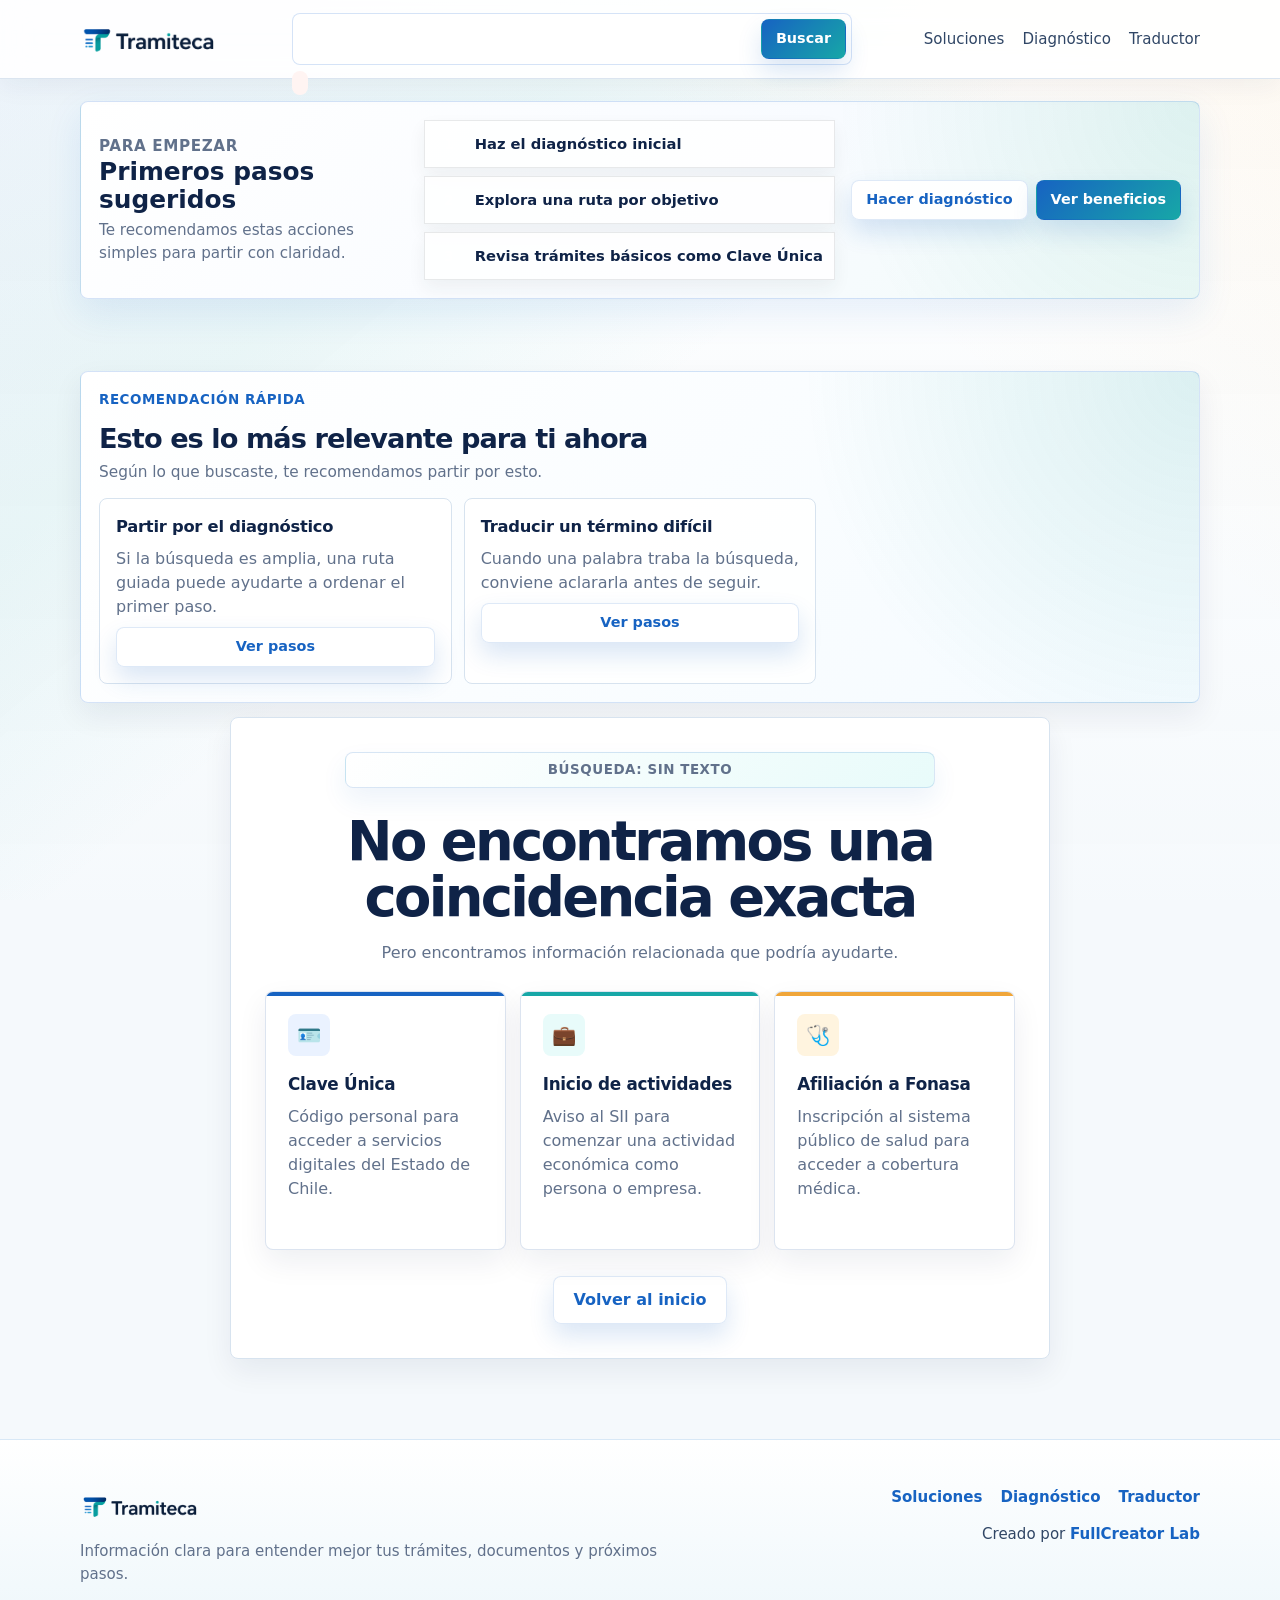
<file: resultados.html>
﻿<!DOCTYPE html>
<html lang="es">
<head>
  <meta charset="UTF-8">
  <meta name="viewport" content="width=device-width, initial-scale=1.0">
  <title>Resultados | Tramiteca</title>
  <meta name="description" content="Resultados de búsqueda de Tramiteca con trámites, guías y próximos pasos relacionados.">
  <link rel="canonical" href="https://tramiteca.cl/resultados.html">
  <link rel="stylesheet" href="./styles.css">
</head>
<body data-page="results">
  <header class="site-header">
    <div class="container results-header">
      <a class="brand" href="./index.html" aria-label="Ir al inicio de Tramiteca">
  <img src="./assets/logo.png" alt="Tramiteca" class="brand-logo">
  <span class="brand-name">Tramiteca</span>
</a>
      <button class="menu-toggle" type="button" aria-label="Abrir menú" aria-expanded="false" data-menu-toggle onclick="toggleMobileMenu(this)">
        <span></span>
        <span></span>
        <span></span>
      </button>

      <form class="search-form header-search" data-search-form novalidate>
        <label class="sr-only" for="header-search-input">Buscar otro trámite</label>
        <div class="search-control">
          <input
            id="header-search-input"
            name="q"
            type="search"
            autocomplete="off"
            data-search-input
            aria-describedby="header-search-error"
          >
          <button class="button button-small" type="submit">Buscar</button>
        </div>
        <p class="form-message" id="header-search-error" data-form-message role="status" aria-live="polite"></p>
      </form>

      <nav class="main-nav compact-nav" aria-label="Navegación principal">
        <a href="./index.html#soluciones">Soluciones</a>
        <a href="./diagnostico.html">Diagnóstico</a>
        <a href="./traductor.html">Traductor</a>
      </nav>
    </div>
  </header>

  <main>
    <section class="container personalized-hub reveal" data-personalized-hub hidden></section>

    <section class="results-shell">
      <div class="container">
        <div class="smart-recommendation" id="smart-recommendation" aria-live="polite"></div>
        <div id="results-root" aria-live="polite"></div>
      </div>
    </section>
  </main>

  <footer class="site-footer">
  <div class="container footer-grid">
    <div>
      <a class="brand brand-footer" href="./index.html" aria-label="Ir al inicio de Tramiteca">
        <img src="./assets/logo.png" alt="Tramiteca" class="brand-logo brand-logo-footer">
        <span class="brand-name">Tramiteca</span>
      </a>
      <p>Información clara para entender mejor tus trámites, documentos y próximos pasos.</p>
    </div>
    <div class="footer-meta">
      <nav class="footer-links" aria-label="Enlaces del sitio">
        <a href="./index.html#soluciones">Soluciones</a>
        <a href="./diagnostico.html">Diagnóstico</a>
        <a href="./traductor.html">Traductor</a>
      </nav>
      <p>Creado por <a href="https://www.fullcreator.cl" target="_blank" rel="noopener noreferrer">FullCreator Lab</a></p>
    </div>
  </div>
</footer>

  <script src="./script.js" defer></script>
</body>
</html>
</file>
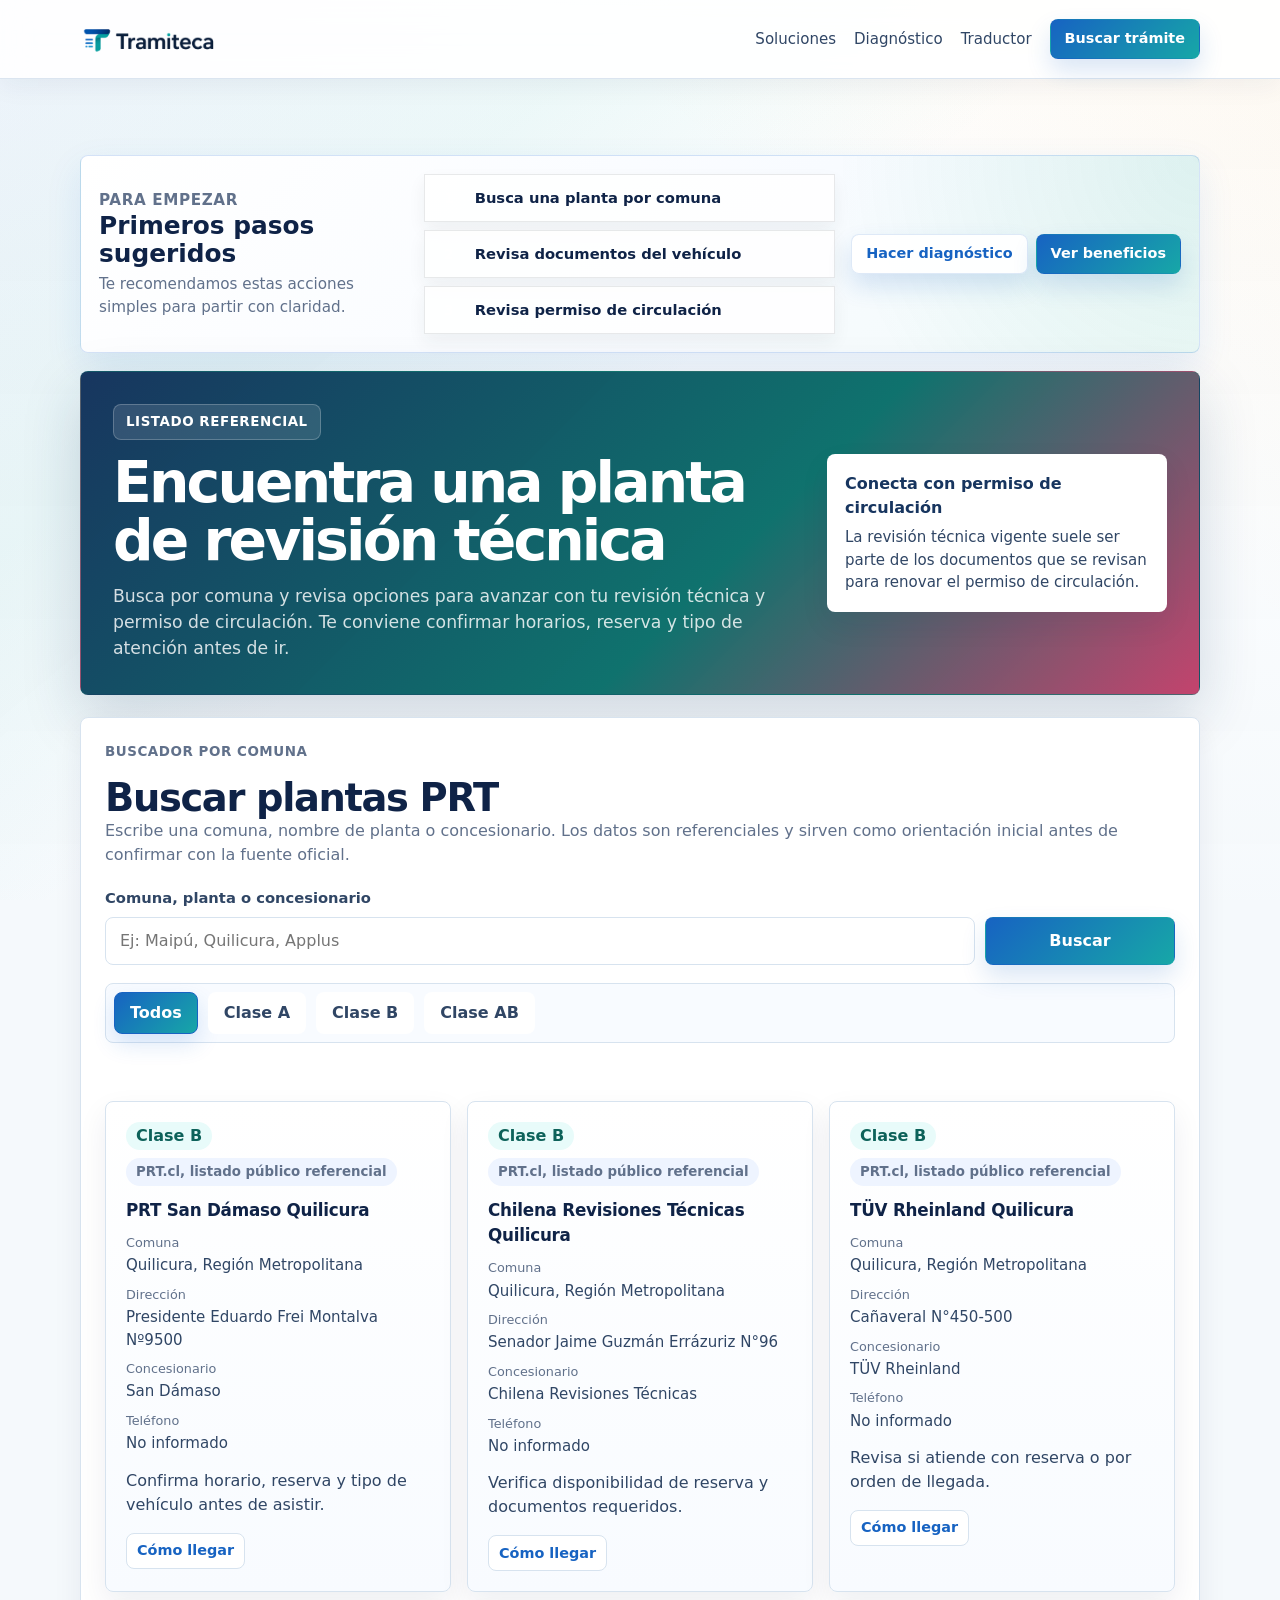
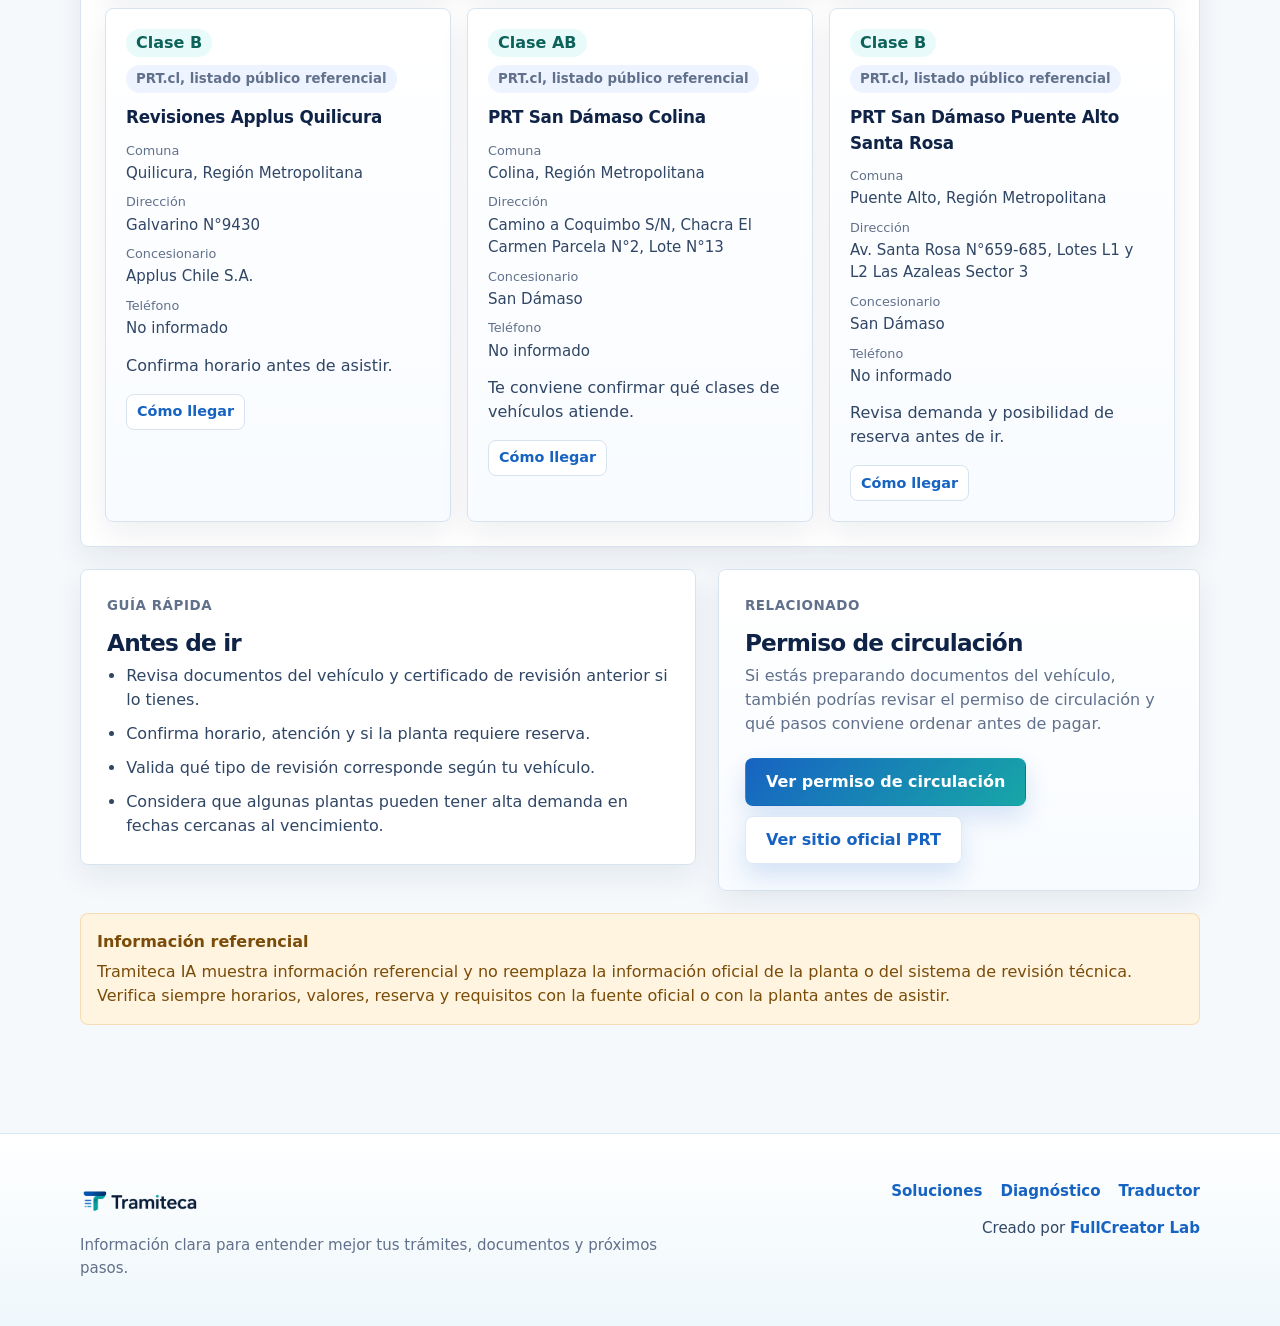
<file: revision-tecnica.html>
﻿<!DOCTYPE html>
<html lang="es">
<head>
  <meta charset="UTF-8">
  <meta name="viewport" content="width=device-width, initial-scale=1.0">
  <title>Plantas de revisión técnica | Tramiteca</title>
  <meta name="description" content="Tramiteca te ayuda a revisar plantas de revisión técnica por comuna, tipo y concesionario.">
  <link rel="canonical" href="https://tramiteca.cl/revision-tecnica.html">
  <link rel="stylesheet" href="./styles.css">
</head>
<body data-page="revision-tecnica">
  <header class="site-header">
    <div class="container header-grid">
      <a class="brand" href="./index.html" aria-label="Ir al inicio de Tramiteca">
  <img src="./assets/logo.png" alt="Tramiteca" class="brand-logo">
  <span class="brand-name">Tramiteca</span>
</a>
      <button class="menu-toggle" type="button" aria-label="Abrir menú" aria-expanded="false" data-menu-toggle onclick="toggleMobileMenu(this)">
        <span></span>
        <span></span>
        <span></span>
      </button>
      <nav class="main-nav" aria-label="Navegación principal">
        <a href="./index.html#soluciones">Soluciones</a>
        <a href="./diagnostico.html">Diagnóstico</a>
        <a href="./traductor.html">Traductor</a>
        <a class="button button-small" href="./index.html">Buscar trámite</a>
      </nav>
    </div>
  </header>

  <main class="assistant-page">
    <section class="container personalized-hub reveal" data-personalized-hub hidden></section>

    <section class="container school-finder-hero prt-hero reveal">
      <div>
        <span class="school-finder-badge">Listado referencial</span>
        <h1>Encuentra una planta de revisión técnica</h1>
        <p>Busca por comuna y revisa opciones para avanzar con tu revisión técnica y permiso de circulación. Te conviene confirmar horarios, reserva y tipo de atención antes de ir.</p>
      </div>
      <aside class="school-finder-note" aria-label="Información importante">
        <strong>Conecta con permiso de circulación</strong>
        <span>La revisión técnica vigente suele ser parte de los documentos que se revisan para renovar el permiso de circulación.</span>
      </aside>
    </section>

    <section class="container school-search-panel prt-search-panel reveal" aria-labelledby="prt-search-title">
      <div class="section-heading compact">
        <p class="section-kicker">Buscador por comuna</p>
        <h2 id="prt-search-title">Buscar plantas PRT</h2>
        <p>Escribe una comuna, nombre de planta o concesionario. Los datos son referenciales y sirven como orientación inicial antes de confirmar con la fuente oficial.</p>
      </div>

      <form class="school-search-form" data-prt-form novalidate>
        <div class="field-group">
          <label for="prt-search">Comuna, planta o concesionario</label>
          <input id="prt-search" type="search" data-prt-search placeholder="Ej: Maipú, Quilicura, Applus">
        </div>
        <button class="button" type="submit">Buscar</button>
      </form>

      <div class="school-filter-bar" aria-label="Filtrar por tipo de planta">
        <button class="school-filter is-active" type="button" data-prt-filter="all" aria-pressed="true">Todos</button>
        <button class="school-filter" type="button" data-prt-filter="Clase A" aria-pressed="false">Clase A</button>
        <button class="school-filter" type="button" data-prt-filter="Clase B" aria-pressed="false">Clase B</button>
        <button class="school-filter" type="button" data-prt-filter="Clase AB" aria-pressed="false">Clase AB</button>
      </div>

      <p class="form-message" data-prt-message role="status" aria-live="polite"></p>
      <div data-prt-results></div>
    </section>

    <section class="container assistant-layout prt-info-layout reveal" id="antes-de-ir" aria-labelledby="before-title">
      <article class="assistant-form prt-guide-card">
        <p class="section-kicker">Guía rápida</p>
        <h2 id="before-title">Antes de ir</h2>
        <ul class="clean-list">
          <li>Revisa documentos del vehículo y certificado de revisión anterior si lo tienes.</li>
          <li>Confirma horario, atención y si la planta requiere reserva.</li>
          <li>Valida qué tipo de revisión corresponde según tu vehículo.</li>
          <li>Considera que algunas plantas pueden tener alta demanda en fechas cercanas al vencimiento.</li>
        </ul>
      </article>

      <aside class="assistant-result prt-guide-card">
        <p class="section-kicker">Relacionado</p>
        <h2>Permiso de circulación</h2>
        <p>Si estás preparando documentos del vehículo, también podrías revisar el permiso de circulación y qué pasos conviene ordenar antes de pagar.</p>
        <div class="result-links">
          <a class="button" href="./resultados.html?q=Permiso%20de%20circulaci%C3%B3n">Ver permiso de circulación</a>
          <a class="button button-secondary" href="https://www.prt.cl" target="_blank" rel="noopener noreferrer">Ver sitio oficial PRT</a>
        </div>
      </aside>
    </section>

    <section class="container notice-box prt-disclaimer reveal">
      <strong>Información referencial</strong>
      <p>Tramiteca IA muestra información referencial y no reemplaza la información oficial de la planta o del sistema de revisión técnica. Verifica siempre horarios, valores, reserva y requisitos con la fuente oficial o con la planta antes de asistir.</p>
    </section>
  </main>

  <footer class="site-footer">
  <div class="container footer-grid">
    <div>
      <a class="brand brand-footer" href="./index.html" aria-label="Ir al inicio de Tramiteca">
        <img src="./assets/logo.png" alt="Tramiteca" class="brand-logo brand-logo-footer">
        <span class="brand-name">Tramiteca</span>
      </a>
      <p>Información clara para entender mejor tus trámites, documentos y próximos pasos.</p>
    </div>
    <div class="footer-meta">
      <nav class="footer-links" aria-label="Enlaces del sitio">
        <a href="./index.html#soluciones">Soluciones</a>
        <a href="./diagnostico.html">Diagnóstico</a>
        <a href="./traductor.html">Traductor</a>
      </nav>
      <p>Creado por <a href="https://www.fullcreator.cl" target="_blank" rel="noopener noreferrer">FullCreator Lab</a></p>
    </div>
  </div>
</footer>

  <script src="./script.js" defer></script>
</body>
</html>
</file>
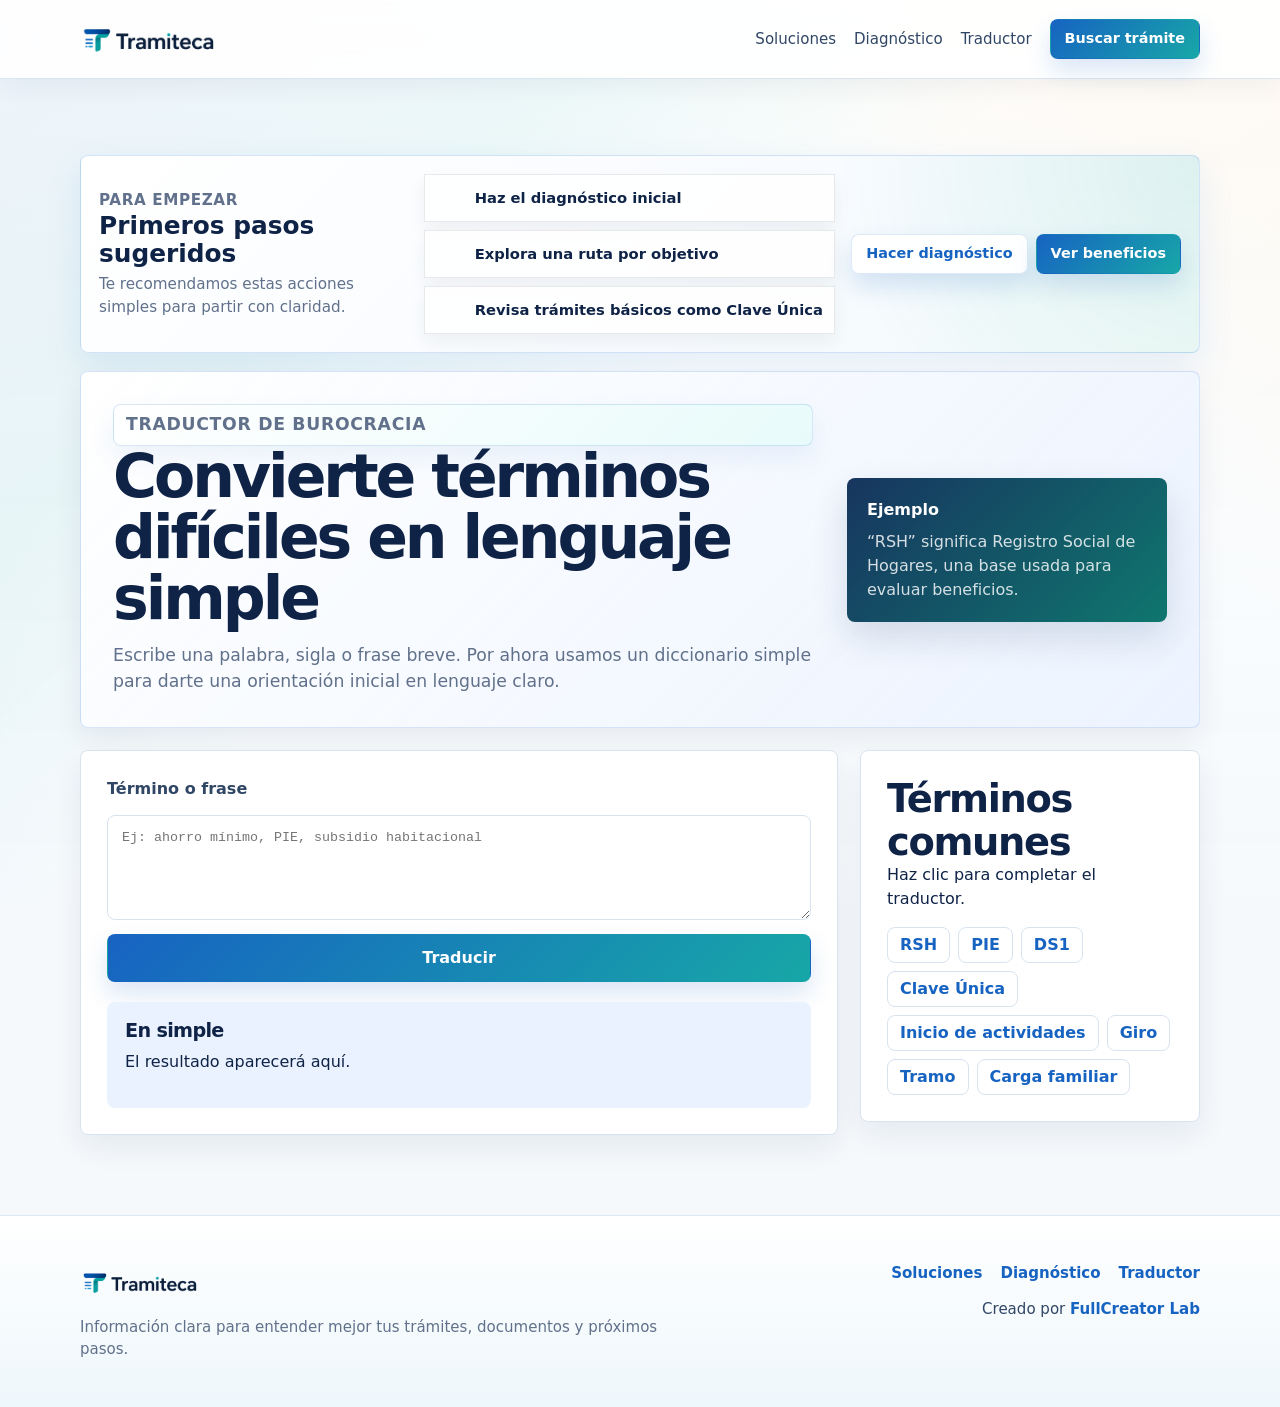
<file: traductor.html>
﻿<!DOCTYPE html>
<html lang="es">
<head>
  <meta charset="UTF-8">
  <meta name="viewport" content="width=device-width, initial-scale=1.0">
  <title>Traductor de burocracia | Tramiteca</title>
  <meta name="description" content="Tramiteca traduce términos burocráticos a lenguaje claro para entender mejor tus trámites.">
  <link rel="canonical" href="https://tramiteca.cl/traductor.html">
  <link rel="stylesheet" href="./styles.css">
</head>
<body data-page="translator">
  <header class="site-header">
    <div class="container header-grid">
      <a class="brand" href="./index.html" aria-label="Ir al inicio de Tramiteca">
  <img src="./assets/logo.png" alt="Tramiteca" class="brand-logo">
  <span class="brand-name">Tramiteca</span>
</a>
      <button class="menu-toggle" type="button" aria-label="Abrir menú" aria-expanded="false" data-menu-toggle onclick="toggleMobileMenu(this)">
        <span></span>
        <span></span>
        <span></span>
      </button>
      <nav class="main-nav" aria-label="Navegación principal">
        <a href="./index.html#soluciones">Soluciones</a>
        <a href="./diagnostico.html">Diagnóstico</a>
        <a href="./traductor.html">Traductor</a>
        <a class="button button-small" href="./index.html">Buscar trámite</a>
      </nav>
    </div>
  </header>

  <main class="assistant-page">
    <section class="container personalized-hub reveal" data-personalized-hub hidden></section>

    <section class="container assistant-hero reveal">
      <div>
        <p class="eyebrow">Traductor de burocracia</p>
        <h1>Convierte términos difíciles en lenguaje simple</h1>
        <p>Escribe una palabra, sigla o frase breve. Por ahora usamos un diccionario simple para darte una orientación inicial en lenguaje claro.</p>
      </div>
      <div class="assistant-summary-card">
        <strong>Ejemplo</strong>
        <span>“RSH” significa Registro Social de Hogares, una base usada para evaluar beneficios.</span>
      </div>
    </section>

    <section class="container translator-layout">
      <div class="translator-panel reveal">
        <label for="bureaucracy-input">Término o frase</label>
        <textarea id="bureaucracy-input" data-translate-input rows="5" placeholder="Ej: ahorro mínimo, PIE, subsidio habitacional"></textarea>
        <button class="button" type="button" data-translate-button>Traducir</button>
        <div class="translator-result" data-translate-result aria-live="polite">
          <h2>En simple</h2>
          <p>El resultado aparecerá aquí.</p>
        </div>
      </div>

      <aside class="term-panel reveal">
        <h2>Términos comunes</h2>
        <p>Haz clic para completar el traductor.</p>
        <div class="term-list">
          <button type="button" data-term="RSH">RSH</button>
          <button type="button" data-term="PIE">PIE</button>
          <button type="button" data-term="DS1">DS1</button>
          <button type="button" data-term="Clave Única">Clave Única</button>
          <button type="button" data-term="Inicio de actividades">Inicio de actividades</button>
          <button type="button" data-term="Giro">Giro</button>
          <button type="button" data-term="Tramo">Tramo</button>
          <button type="button" data-term="Carga familiar">Carga familiar</button>
        </div>
      </aside>
    </section>
  </main>

  <footer class="site-footer">
  <div class="container footer-grid">
    <div>
      <a class="brand brand-footer" href="./index.html" aria-label="Ir al inicio de Tramiteca">
        <img src="./assets/logo.png" alt="Tramiteca" class="brand-logo brand-logo-footer">
        <span class="brand-name">Tramiteca</span>
      </a>
      <p>Información clara para entender mejor tus trámites, documentos y próximos pasos.</p>
    </div>
    <div class="footer-meta">
      <nav class="footer-links" aria-label="Enlaces del sitio">
        <a href="./index.html#soluciones">Soluciones</a>
        <a href="./diagnostico.html">Diagnóstico</a>
        <a href="./traductor.html">Traductor</a>
      </nav>
      <p>Creado por <a href="https://www.fullcreator.cl" target="_blank" rel="noopener noreferrer">FullCreator Lab</a></p>
    </div>
  </div>
</footer>

  <script src="./script.js" defer></script>
</body>
</html>
</file>
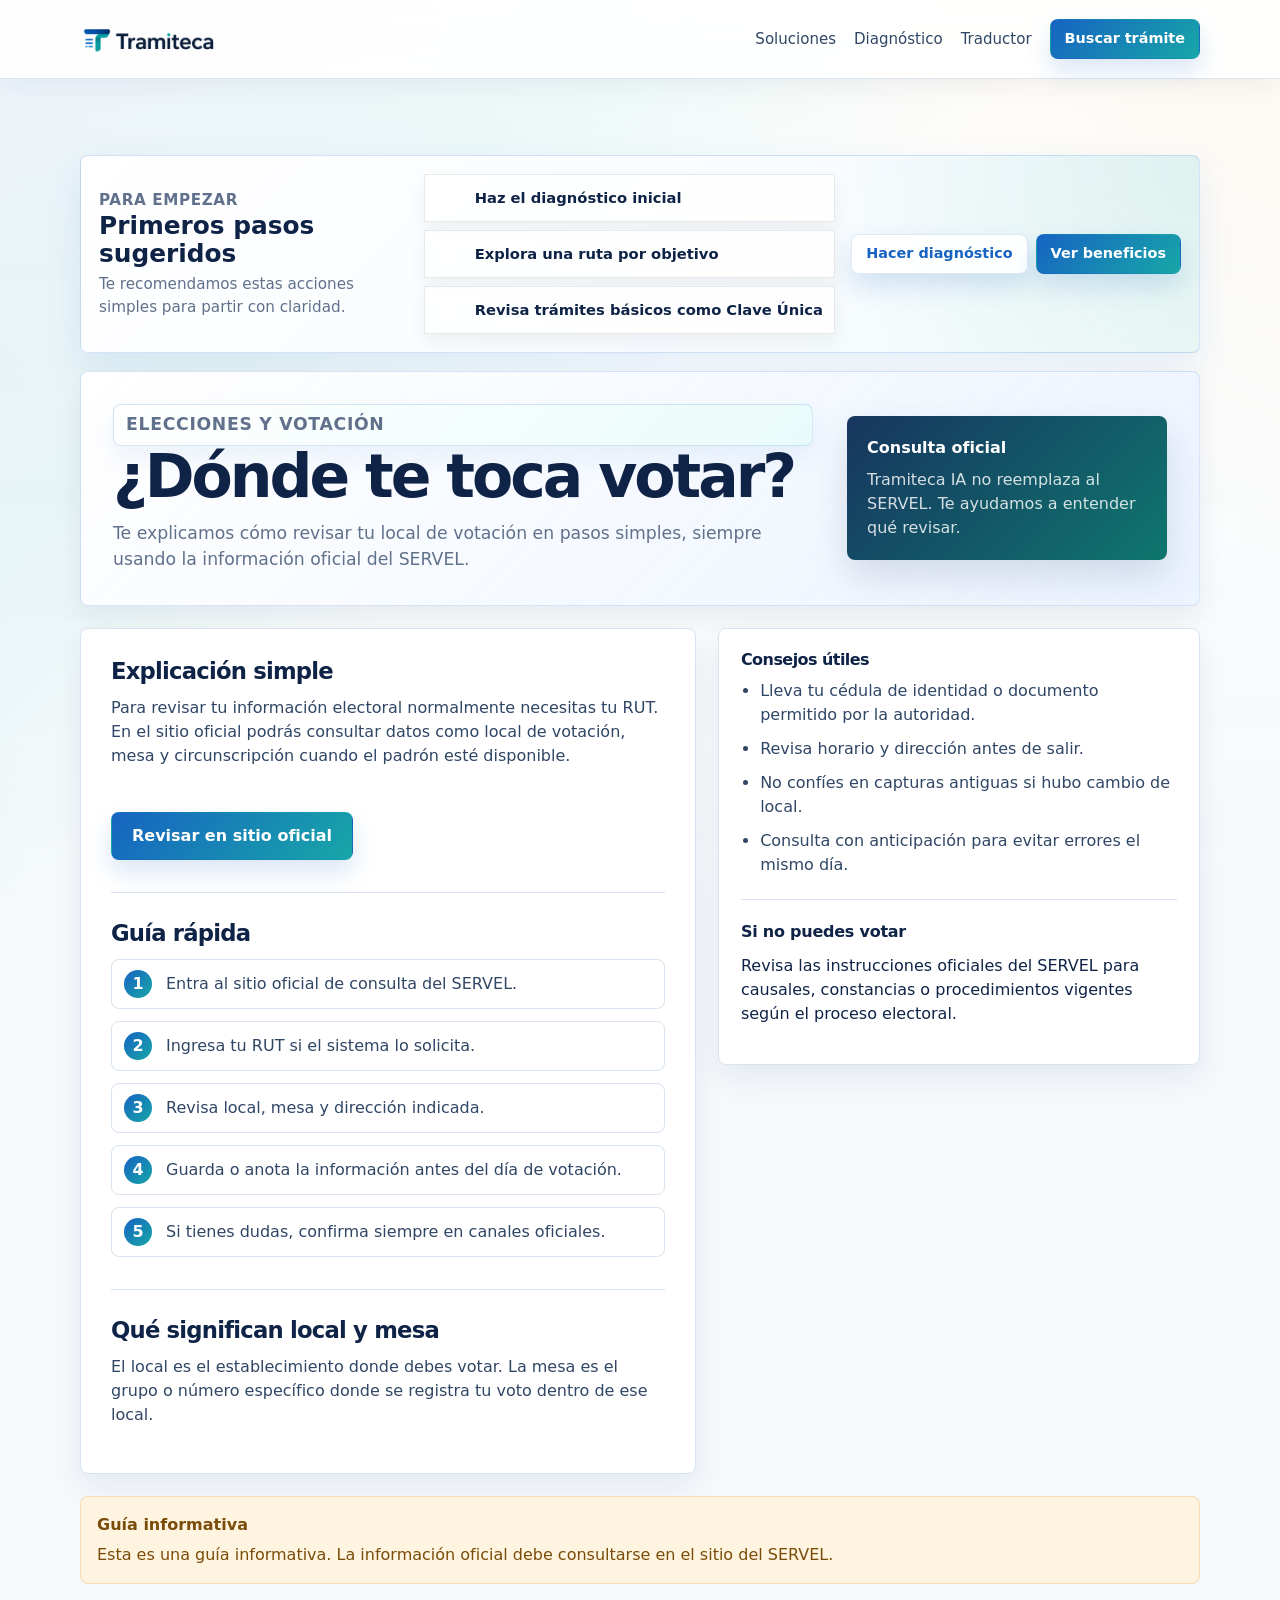
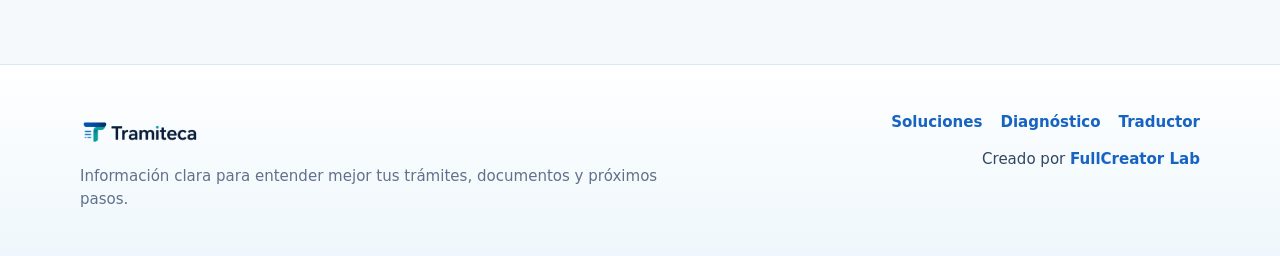
<file: votacion.html>
﻿<!DOCTYPE html>
<html lang="es">
<head>
  <meta charset="UTF-8">
  <meta name="viewport" content="width=device-width, initial-scale=1.0">
  <title>Elecciones y votación | Tramiteca</title>
  <meta name="description" content="Tramiteca te orienta para revisar local de votación, mesa y datos electorales en fuentes oficiales.">
  <link rel="canonical" href="https://tramiteca.cl/votacion.html">
  <link rel="stylesheet" href="./styles.css">
</head>
<body data-page="votacion">
  <header class="site-header">
    <div class="container header-grid">
      <a class="brand" href="./index.html" aria-label="Ir al inicio de Tramiteca">
  <img src="./assets/logo.png" alt="Tramiteca" class="brand-logo">
  <span class="brand-name">Tramiteca</span>
</a>
      <button class="menu-toggle" type="button" aria-label="Abrir menú" aria-expanded="false" data-menu-toggle onclick="toggleMobileMenu(this)">
        <span></span>
        <span></span>
        <span></span>
      </button>
      <nav class="main-nav" aria-label="Navegación principal">
        <a href="./index.html#soluciones">Soluciones</a>
        <a href="./diagnostico.html">Diagnóstico</a>
        <a href="./traductor.html">Traductor</a>
        <a class="button button-small" href="./index.html">Buscar trámite</a>
      </nav>
    </div>
  </header>

  <main class="assistant-page">
    <section class="container personalized-hub reveal" data-personalized-hub hidden></section>

    <section class="container assistant-hero reveal">
      <div>
        <p class="eyebrow">Elecciones y votación</p>
        <h1>¿Dónde te toca votar?</h1>
        <p>Te explicamos cómo revisar tu local de votación en pasos simples, siempre usando la información oficial del SERVEL.</p>
      </div>
      <div class="assistant-summary-card">
        <strong>Consulta oficial</strong>
        <span>Tramiteca IA no reemplaza al SERVEL. Te ayudamos a entender qué revisar.</span>
      </div>
    </section>

    <section class="container assistant-layout">
      <article class="content-main reveal">
        <section class="content-section">
          <h2>Explicación simple</h2>
          <p>Para revisar tu información electoral normalmente necesitas tu RUT. En el sitio oficial podrás consultar datos como local de votación, mesa y circunscripción cuando el padrón esté disponible.</p>
          <a class="button official-button" href="https://consulta.servel.cl" target="_blank" rel="noopener noreferrer">Revisar en sitio oficial</a>
        </section>

        <section class="content-section">
          <h2>Guía rápida</h2>
          <ol class="route-timeline">
            <li>Entra al sitio oficial de consulta del SERVEL.</li>
            <li>Ingresa tu RUT si el sistema lo solicita.</li>
            <li>Revisa local, mesa y dirección indicada.</li>
            <li>Guarda o anota la información antes del día de votación.</li>
            <li>Si tienes dudas, confirma siempre en canales oficiales.</li>
          </ol>
        </section>

        <section class="content-section">
          <h2>Qué significan local y mesa</h2>
          <p>El local es el establecimiento donde debes votar. La mesa es el grupo o número específico donde se registra tu voto dentro de ese local.</p>
        </section>
      </article>

      <aside class="side-panel reveal">
        <section class="side-block">
          <h2>Consejos útiles</h2>
          <ul class="clean-list">
            <li>Lleva tu cédula de identidad o documento permitido por la autoridad.</li>
            <li>Revisa horario y dirección antes de salir.</li>
            <li>No confíes en capturas antiguas si hubo cambio de local.</li>
            <li>Consulta con anticipación para evitar errores el mismo día.</li>
          </ul>
        </section>
        <section class="side-block">
          <h3>Si no puedes votar</h3>
          <p>Revisa las instrucciones oficiales del SERVEL para causales, constancias o procedimientos vigentes según el proceso electoral.</p>
        </section>
      </aside>
    </section>

    <section class="container notice-box reveal">
      <strong>Guía informativa</strong>
      <p>Esta es una guía informativa. La información oficial debe consultarse en el sitio del SERVEL.</p>
    </section>
  </main>

  <footer class="site-footer">
  <div class="container footer-grid">
    <div>
      <a class="brand brand-footer" href="./index.html" aria-label="Ir al inicio de Tramiteca">
        <img src="./assets/logo.png" alt="Tramiteca" class="brand-logo brand-logo-footer">
        <span class="brand-name">Tramiteca</span>
      </a>
      <p>Información clara para entender mejor tus trámites, documentos y próximos pasos.</p>
    </div>
    <div class="footer-meta">
      <nav class="footer-links" aria-label="Enlaces del sitio">
        <a href="./index.html#soluciones">Soluciones</a>
        <a href="./diagnostico.html">Diagnóstico</a>
        <a href="./traductor.html">Traductor</a>
      </nav>
      <p>Creado por <a href="https://www.fullcreator.cl" target="_blank" rel="noopener noreferrer">FullCreator Lab</a></p>
    </div>
  </div>
</footer>

  <script src="./script.js" defer></script>
</body>
</html>
</file>
<file: styles.css>
﻿:root {
  --bg: #f5f9fc;
  --surface: #ffffff;
  --surface-soft: #edf7fb;
  --text: #0f2347;
  --muted: #61718b;
  --muted-strong: #304665;
  --line: #d7e3ef;
  --accent: #1763c2;
  --accent-dark: #114996;
  --accent-soft: #eaf2ff;
  --teal: #17a7a7;
  --teal-soft: #e8fbfa;
  --green: #228a73;
  --green-soft: #e8f7f3;
  --amber: #f0a63a;
  --amber-soft: #fff4df;
  --rose: #d95b78;
  --rose-soft: #fff0f4;
  --success: #117a54;
  --warning: #a45f12;
  --danger: #b42318;
  --shadow: 0 20px 48px rgba(15, 35, 71, 0.10);
  --shadow-soft: 0 12px 30px rgba(15, 35, 71, 0.07);
  --radius: 8px;
  --container: 1120px;
}

* {
  box-sizing: border-box;
}

html {
  scroll-behavior: smooth;
}

body {
  margin: 0;
  color: var(--text);
  background: var(--bg);
  font-family: system-ui, -apple-system, BlinkMacSystemFont, "Segoe UI", sans-serif;
  line-height: 1.5;
  min-height: 100vh;
  text-rendering: optimizeLegibility;
}

body::before {
  content: "";
  position: fixed;
  inset: 0;
  z-index: -1;
  background:
    linear-gradient(140deg, rgba(25, 103, 210, 0.08) 0%, rgba(15, 159, 143, 0.07) 28%, transparent 48%),
    linear-gradient(220deg, rgba(217, 130, 31, 0.08) 0%, transparent 34%),
    linear-gradient(180deg, rgba(255, 255, 255, 0.97), rgba(247, 249, 252, 0.94));
}

a {
  color: inherit;
  text-decoration: none;
}

button,
input {
  font: inherit;
}

button {
  cursor: pointer;
}

:focus-visible {
  outline: 3px solid rgba(25, 103, 210, 0.32);
  outline-offset: 3px;
}

.container {
  width: min(var(--container), calc(100% - 40px));
  margin-inline: auto;
}

.sr-only {
  position: absolute;
  width: 1px;
  height: 1px;
  padding: 0;
  margin: -1px;
  overflow: hidden;
  clip: rect(0, 0, 0, 0);
  white-space: nowrap;
  border: 0;
}

.site-header {
  position: sticky;
  top: 0;
  z-index: 20;
  background: rgba(255, 255, 255, 0.88);
  border-bottom: 1px solid rgba(217, 226, 239, 0.8);
  backdrop-filter: blur(14px);
}

.header-grid,
.results-header {
  display: flex;
  align-items: center;
  justify-content: space-between;
  gap: 22px;
  min-height: 72px;
}

.brand {
  display: inline-flex;
  align-items: center;
  gap: 10px;
  flex: none;
  font-weight: 760;
  letter-spacing: -0.02em;
}

.brand-mark {
  display: inline-grid;
  place-items: center;
  width: 34px;
  height: 34px;
  border-radius: var(--radius);
  color: #fff;
  background: linear-gradient(135deg, var(--accent), var(--teal));
  font-size: 12px;
  font-weight: 800;
  letter-spacing: 0;
}

.main-nav {
  display: flex;
  align-items: center;
  gap: 18px;
  color: var(--muted-strong);
  font-size: 0.94rem;
}

.main-nav a:not(.button):hover {
  color: var(--accent);
}

.button {
  display: inline-flex;
  align-items: center;
  justify-content: center;
  min-height: 48px;
  padding: 0 20px;
  border: 1px solid var(--accent);
  border-radius: var(--radius);
  color: #fff;
  background: linear-gradient(135deg, var(--accent), var(--teal));
  font-weight: 700;
  transition: transform 180ms ease, box-shadow 180ms ease, background 180ms ease, border-color 180ms ease;
}

.button:hover {
  background: linear-gradient(135deg, var(--accent-dark), #0d8276);
  border-color: var(--accent-dark);
  box-shadow: 0 10px 22px rgba(25, 103, 210, 0.18);
  transform: translateY(-1px);
}

.button-small {
  min-height: 40px;
  padding-inline: 14px;
  font-size: 0.9rem;
}

.button-secondary {
  color: var(--accent);
  background: #fff;
  border-color: var(--line);
}

.button-secondary:hover {
  color: #fff;
  border-color: var(--accent);
  background: var(--accent);
}

.hero-section {
  padding: 112px 0 72px;
  position: relative;
  overflow: hidden;
}

.hero-section::after {
  content: "";
  position: absolute;
  left: 0;
  right: 0;
  bottom: 0;
  height: 6px;
  background: linear-gradient(90deg, var(--accent), var(--teal), var(--amber), var(--rose));
}

.hero-content {
  position: relative;
  z-index: 1;
  display: grid;
  justify-items: center;
  text-align: center;
}

.eyebrow,
.section-kicker {
  margin: 0 0 14px;
  color: var(--accent);
  font-size: 0.84rem;
  font-weight: 760;
  letter-spacing: 0.04em;
  text-transform: uppercase;
}

.eyebrow {
  padding: 7px 12px;
  border: 1px solid rgba(25, 103, 210, 0.14);
  border-radius: var(--radius);
  background: linear-gradient(135deg, #ffffff, var(--accent-soft));
  box-shadow: 0 10px 24px rgba(25, 103, 210, 0.08);
}

h1,
h2,
h3,
p {
  margin-top: 0;
}

h1 {
  max-width: 820px;
  margin-bottom: 16px;
  font-size: clamp(2.5rem, 7vw, 4.8rem);
  line-height: 1.02;
  letter-spacing: -0.05em;
}

.hero-content h1 {
  background: linear-gradient(135deg, #1f2937 0%, var(--accent) 48%, var(--teal) 100%);
  -webkit-background-clip: text;
  background-clip: text;
  color: transparent;
}

h2 {
  margin-bottom: 0;
  font-size: clamp(1.8rem, 3vw, 2.5rem);
  line-height: 1.12;
  letter-spacing: -0.035em;
}

h3 {
  margin-bottom: 8px;
  font-size: 1.05rem;
  letter-spacing: -0.015em;
}

.hero-subtitle {
  max-width: 620px;
  margin-bottom: 34px;
  color: var(--muted);
  font-size: clamp(1rem, 2vw, 1.22rem);
}

.search-form {
  width: 100%;
}

.search-form-large {
  max-width: 760px;
}

.search-control {
  display: flex;
  gap: 10px;
  align-items: center;
  padding: 8px;
  border: 1px solid rgba(25, 103, 210, 0.18);
  border-radius: var(--radius);
  background: var(--surface);
  box-shadow: 0 20px 55px rgba(25, 103, 210, 0.12);
}

.search-control:focus-within {
  border-color: rgba(25, 103, 210, 0.55);
  box-shadow: 0 18px 45px rgba(25, 103, 210, 0.13);
}

.search-control input {
  width: 100%;
  min-width: 0;
  border: 0;
  outline: 0;
  padding: 0 14px;
  min-height: 50px;
  color: var(--text);
  background: transparent;
  font-size: 1rem;
}

.search-form-large .search-control input {
  font-size: 1.08rem;
}

.form-message {
  min-height: 24px;
  margin: 10px 0 0;
  color: var(--danger);
  font-size: 0.92rem;
}

.quick-links {
  display: flex;
  flex-wrap: wrap;
  justify-content: center;
  gap: 10px;
  max-width: 850px;
  margin-top: 20px;
}

.hero-actions-secondary {
  display: flex;
  flex-wrap: wrap;
  justify-content: center;
  gap: 14px;
  margin-top: 22px;
}

.personalized-hub {
  margin-top: 22px;
  margin-bottom: 18px;
}

.personalized-hub-home {
  margin-top: 28px;
  margin-bottom: 0;
}

.personalized-hub[hidden] {
  display: none;
}

.personalized-hub-inner {
  display: flex;
  justify-content: space-between;
  gap: 22px;
  align-items: center;
  margin-bottom: 14px;
  padding: 22px;
  border: 1px solid rgba(15, 159, 143, 0.22);
  border-radius: var(--radius);
  background: linear-gradient(135deg, #ffffff, #f2fbf9);
  box-shadow: var(--shadow-soft);
}

.personalized-hub-inner h2 {
  margin-bottom: 6px;
  font-size: 1.45rem;
}

.personalized-hub-inner p {
  margin-bottom: 0;
  color: var(--muted);
}

.personalized-actions {
  display: flex;
  flex-wrap: wrap;
  gap: 8px;
  flex: none;
}

.next-step-panel {
  display: grid;
  grid-template-columns: minmax(220px, 0.75fr) minmax(320px, 1fr) auto;
  gap: 16px;
  align-items: center;
  padding: 18px;
  border: 1px solid rgba(25, 103, 210, 0.18);
  border-radius: var(--radius);
  background:
    radial-gradient(circle at top right, rgba(15, 159, 143, 0.1), transparent 32%),
    linear-gradient(135deg, #ffffff 0%, #f8fbff 58%, #f2fbf9 100%);
  box-shadow: 0 14px 36px rgba(25, 103, 210, 0.1);
}

.next-step-copy h2 {
  margin-bottom: 6px;
  font-size: clamp(1.25rem, 2vw, 1.55rem);
  letter-spacing: 0;
}

.next-step-copy p {
  max-width: 440px;
  margin-bottom: 0;
  font-size: 0.95rem;
  color: var(--muted);
}

.next-step-list {
  display: grid;
  gap: 8px;
  margin: 0;
  padding: 0;
  list-style: none;
}

.next-step-list a {
  display: grid;
  grid-template-columns: 30px 1fr;
  gap: 10px;
  align-items: center;
  min-height: 46px;
  padding: 9px 10px;
  border: 1px solid rgba(33, 43, 54, 0.1);
  border-radius: var(--radius-small);
  color: var(--text);
  background: rgba(255, 255, 255, 0.88);
  box-shadow: 0 8px 18px rgba(33, 43, 54, 0.06);
  transition: transform 180ms ease, border-color 180ms ease, box-shadow 180ms ease;
}

.next-step-list a:hover,
.next-step-list a:focus-visible {
  transform: translateY(-1px);
  border-color: rgba(25, 103, 210, 0.34);
  box-shadow: 0 12px 26px rgba(25, 103, 210, 0.1);
}

.next-step-list span {
  display: grid;
  place-items: center;
  width: 28px;
  height: 28px;
  border-radius: 50%;
  color: #ffffff;
  font-size: 0.86rem;
  font-weight: 800;
  background: linear-gradient(135deg, var(--primary), var(--teal));
}

.next-step-list strong {
  font-size: 0.92rem;
  line-height: 1.35;
}

.next-step-panel .personalized-actions {
  justify-content: flex-end;
}

.button-hero {
  min-height: 44px;
}

.special-access-card {
  display: inline-flex;
  align-items: center;
  gap: 14px;
  max-width: 540px;
  margin-top: 26px;
  padding: 16px 18px;
  border: 1px solid rgba(214, 69, 111, 0.22);
  border-radius: var(--radius);
  color: #ffffff;
  text-align: left;
  background: linear-gradient(135deg, #17355f, #0f766e 54%, #d6456f);
  box-shadow: 0 18px 42px rgba(15, 118, 110, 0.2);
  transition: transform 180ms ease, box-shadow 180ms ease;
}

.special-access-card:hover {
  transform: translateY(-2px);
  box-shadow: 0 22px 54px rgba(15, 118, 110, 0.26);
}

.special-access-icon {
  display: inline-grid;
  place-items: center;
  flex: none;
  width: 48px;
  height: 48px;
  border-radius: var(--radius);
  color: #17355f;
  background: #ffffff;
  font-size: 0.82rem;
  font-weight: 850;
}

.special-access-card strong,
.special-access-card small {
  display: block;
}

.special-access-card strong {
  margin-bottom: 2px;
  font-size: 1.02rem;
}

.special-access-card small {
  color: rgba(255, 255, 255, 0.84);
}

.chip {
  min-height: 38px;
  padding: 0 14px;
  border: 1px solid var(--line);
  border-radius: var(--radius);
  color: var(--muted-strong);
  background: rgba(255, 255, 255, 0.86);
  transition: color 180ms ease, border-color 180ms ease, background 180ms ease, transform 180ms ease;
}

.chip:hover {
  color: var(--accent);
  border-color: rgba(25, 103, 210, 0.35);
  background: var(--accent-soft);
  transform: translateY(-1px);
}

.chip:nth-child(2n):hover {
  color: var(--teal);
  border-color: rgba(15, 159, 143, 0.34);
  background: var(--teal-soft);
}

.chip:nth-child(3n):hover {
  color: var(--amber);
  border-color: rgba(217, 130, 31, 0.34);
  background: var(--amber-soft);
}

.section {
  padding: 70px 0;
}

.section-soft {
  background:
    linear-gradient(135deg, rgba(232, 241, 255, 0.74), rgba(229, 248, 245, 0.64)),
    #f7f9fc;
  border-block: 1px solid rgba(217, 226, 239, 0.7);
}

.section-heading {
  margin-bottom: 26px;
}

.section-heading.centered {
  max-width: 680px;
  margin-inline: auto;
  text-align: center;
}

.section-heading.compact {
  margin-bottom: 20px;
}

.section-heading p {
  color: var(--muted);
}

.objective-section {
  position: relative;
  background:
    linear-gradient(180deg, rgba(255, 255, 255, 0.72), rgba(247, 249, 252, 0.94)),
    radial-gradient(circle at 50% 0%, rgba(15, 159, 143, 0.11), transparent 42%);
}

.objective-grid {
  display: grid;
  grid-template-columns: repeat(4, minmax(0, 1fr));
  gap: 12px;
}

.objective-card {
  display: grid;
  grid-template-rows: auto 1fr auto;
  gap: 12px;
  min-height: 232px;
  padding: 18px;
  border: 1px solid rgba(217, 226, 239, 0.95);
  border-radius: var(--radius);
  background:
    linear-gradient(180deg, rgba(246, 250, 255, 0.98), rgba(239, 247, 255, 0.98)),
    #ffffff;
  box-shadow: var(--shadow-soft);
  transition: transform 180ms ease, box-shadow 180ms ease, border-color 180ms ease;
}

.objective-card:hover {
  border-color: rgba(25, 103, 210, 0.28);
  box-shadow: var(--shadow);
  transform: translateY(-4px);
}

.objective-card-featured {
  color: #ffffff;
  border-color: rgba(15, 118, 110, 0.22);
  background: linear-gradient(135deg, #17355f, #0f766e 58%, #d6456f);
  box-shadow: 0 22px 54px rgba(15, 118, 110, 0.18);
}

.objective-icon {
  display: inline-grid;
  place-items: center;
  width: 48px;
  height: 48px;
  border-radius: var(--radius);
  background: var(--accent-soft);
  font-size: 1.45rem;
}

.objective-card:nth-child(2) .objective-icon {
  background: var(--green-soft);
}

.objective-card:nth-child(4) {
  background:
    linear-gradient(180deg, rgba(255, 249, 239, 0.96), rgba(255, 245, 230, 0.98)),
    #ffffff;
}

.objective-card:nth-child(4) .objective-icon {
  background: var(--amber-soft);
}

.objective-card:nth-child(5) {
  background:
    linear-gradient(180deg, rgba(244, 247, 255, 0.98), rgba(236, 243, 255, 0.98)),
    #ffffff;
}

.objective-card:nth-child(6) {
  background:
    linear-gradient(180deg, rgba(241, 252, 249, 0.98), rgba(232, 247, 241, 0.98)),
    #ffffff;
}

.objective-card:nth-child(7) {
  background:
    linear-gradient(180deg, rgba(250, 245, 255, 0.98), rgba(243, 237, 255, 0.98)),
    #ffffff;
}

.objective-card-featured .objective-icon {
  color: #17355f;
  background: #ffffff;
}

.objective-copy strong,
.objective-copy small {
  display: block;
}

.objective-copy strong {
  margin-bottom: 8px;
  font-size: 1rem;
  line-height: 1.15;
  letter-spacing: -0.025em;
}

.objective-copy small {
  color: var(--muted);
  font-size: 0.86rem;
  line-height: 1.55;
}

.objective-card-featured .objective-copy small {
  color: rgba(255, 255, 255, 0.82);
}

.objective-cta {
  display: inline-flex;
  align-items: center;
  width: max-content;
  min-height: 38px;
  padding: 0 12px;
  border-radius: var(--radius);
  color: var(--accent);
  background: var(--accent-soft);
  font-size: 0.9rem;
  font-weight: 800;
}

.objective-card-featured .objective-cta {
  color: #17355f;
  background: #ffffff;
}

.quick-task-grid {
  display: grid;
  grid-template-columns: repeat(4, minmax(0, 1fr));
  gap: 12px;
}

.quick-task {
  display: flex;
  align-items: center;
  min-height: 64px;
  padding: 0 18px;
  border: 1px solid var(--line);
  border-radius: var(--radius);
  color: var(--muted-strong);
  background: #ffffff;
  box-shadow: var(--shadow-soft);
  font-weight: 750;
  text-align: left;
  transition: transform 180ms ease, border-color 180ms ease, color 180ms ease;
}

.quick-task-link {
  text-decoration: none;
}

.quick-task:hover {
  color: var(--accent);
  border-color: rgba(25, 103, 210, 0.28);
  transform: translateY(-2px);
}

.insight-grid {
  display: grid;
  grid-template-columns: repeat(4, minmax(0, 1fr));
  gap: 16px;
}

.insight-grid.compact {
  grid-template-columns: repeat(3, minmax(0, 1fr));
}

.smart-recommendation {
  margin-bottom: 14px;
}

.smart-recommendation-box {
  padding: 18px;
  border: 1px solid rgba(25, 103, 210, 0.18);
  border-radius: var(--radius);
  background:
    radial-gradient(circle at top right, rgba(15, 159, 143, 0.12), transparent 34%),
    linear-gradient(135deg, #ffffff, #f5fbff);
  box-shadow: var(--shadow-soft);
}

.smart-recommendation-copy h2 {
  margin-bottom: 6px;
  font-size: clamp(1.25rem, 2.4vw, 1.7rem);
}

.smart-recommendation-copy p:last-child {
  margin-bottom: 0;
  color: var(--muted);
  font-size: 0.96rem;
}

.smart-recommendation-list {
  display: grid;
  grid-template-columns: repeat(3, minmax(0, 1fr));
  gap: 12px;
  margin-top: 14px;
}

.smart-recommendation-card {
  display: grid;
  gap: 8px;
  align-content: start;
  padding: 16px;
  border: 1px solid var(--line);
  border-radius: var(--radius);
  background: rgba(255, 255, 255, 0.92);
}

.smart-recommendation-card h3 {
  margin-bottom: 0;
  font-size: 1.02rem;
}

.smart-recommendation-card p {
  margin-bottom: 0;
  color: var(--muted);
}

.insight-card,
.case-card {
  display: block;
  padding: 20px;
  border: 1px solid var(--line);
  border-radius: var(--radius);
  background: #ffffff;
  box-shadow: var(--shadow-soft);
  transition: transform 180ms ease, border-color 180ms ease, box-shadow 180ms ease;
}

.insight-card:hover,
.case-card:hover {
  border-color: rgba(25, 103, 210, 0.28);
  box-shadow: var(--shadow);
  transform: translateY(-3px);
}

.insight-card span {
  display: inline-grid;
  place-items: center;
  width: 42px;
  height: 42px;
  margin-bottom: 14px;
  border-radius: var(--radius);
  background: var(--accent-soft);
}

.insight-card strong {
  display: block;
  margin-bottom: 8px;
  font-size: 1.04rem;
}

.insight-card p {
  margin-bottom: 0;
  color: var(--muted);
}

.case-grid {
  display: grid;
  grid-template-columns: repeat(5, minmax(0, 1fr));
  gap: 14px;
}

.case-card {
  display: flex;
  align-items: center;
  justify-content: center;
  min-height: 86px;
  padding: 16px 20px;
  border-radius: 999px;
  color: #17355f;
  text-align: center;
  background: linear-gradient(135deg, #ffffff, var(--teal-soft));
  border-color: rgba(15, 159, 143, 0.24);
  font-weight: 800;
  line-height: 1.3;
}

.case-card:hover {
  color: #ffffff;
  border-color: rgba(15, 118, 110, 0.4);
  background: linear-gradient(135deg, #17355f, #0f766e);
}

.inner-opportunities {
  margin-top: 24px;
}

.card-grid {
  display: grid;
  gap: 16px;
}

.card-grid-four {
  grid-template-columns: repeat(4, minmax(0, 1fr));
}

.category-grid {
  grid-template-columns: repeat(5, minmax(0, 1fr));
}

.info-card {
  display: block;
  position: relative;
  min-height: 168px;
  padding: 22px;
  border: 1px solid rgba(217, 226, 239, 0.9);
  border-radius: var(--radius);
  background: var(--surface);
  box-shadow: var(--shadow-soft);
  overflow: hidden;
  transition: transform 180ms ease, box-shadow 180ms ease, border-color 180ms ease;
}

.info-card::before {
  content: "";
  position: absolute;
  inset: 0 0 auto;
  height: 4px;
  background: var(--accent);
}

.info-card:nth-child(2n)::before {
  background: var(--teal);
}

.info-card:nth-child(3n)::before {
  background: var(--amber);
}

.info-card:nth-child(4n)::before {
  background: var(--rose);
}

.info-card:hover {
  border-color: rgba(25, 103, 210, 0.28);
  box-shadow: var(--shadow);
  transform: translateY(-3px);
}

.card-icon {
  display: inline-grid;
  place-items: center;
  width: 42px;
  height: 42px;
  margin-bottom: 16px;
  border-radius: var(--radius);
  color: var(--accent);
  background: var(--accent-soft);
  font-size: 1.22rem;
}

.info-card:nth-child(2n) .card-icon {
  color: var(--teal);
  background: var(--teal-soft);
}

.info-card:nth-child(3n) .card-icon {
  color: var(--amber);
  background: var(--amber-soft);
}

.info-card:nth-child(4n) .card-icon {
  color: var(--rose);
  background: var(--rose-soft);
}

.info-card p,
.simple-panel p,
.trust-content p,
.site-footer p {
  color: var(--muted);
}

.trust-band {
  padding: 44px 0;
  background: linear-gradient(135deg, #17355f, #0f766e);
  color: #fff;
}

.trust-content {
  display: flex;
  align-items: center;
  justify-content: space-between;
  gap: 32px;
}

.trust-content h2,
.trust-content p {
  margin-bottom: 0;
}

.trust-content p {
  max-width: 600px;
  color: rgba(255, 255, 255, 0.78);
}

.simple-panel {
  display: flex;
  align-items: center;
  justify-content: space-between;
  gap: 24px;
  padding: 30px;
  border: 1px solid var(--line);
  border-radius: var(--radius);
  background: linear-gradient(135deg, #ffffff, #f2fbf9);
  box-shadow: var(--shadow-soft);
}

.site-footer {
  padding: 42px 0;
  border-top: 1px solid var(--line);
  background: #fff;
}

.footer-grid {
  display: flex;
  align-items: flex-start;
  justify-content: space-between;
  gap: 28px;
}

.brand-footer {
  margin-bottom: 12px;
}

.site-footer p {
  max-width: 620px;
  margin-bottom: 0;
  font-size: 0.94rem;
}

.footer-links {
  display: flex;
  gap: 16px;
  color: var(--muted-strong);
  font-size: 0.94rem;
}

.footer-links a:hover {
  color: var(--accent);
}

.results-header {
  display: grid;
  grid-template-columns: auto minmax(260px, 560px) auto;
}

.header-search .search-control {
  padding: 5px;
  box-shadow: none;
}

.header-search .search-control input {
  min-height: 38px;
}

.header-search .form-message {
  position: absolute;
  margin-top: 6px;
  padding: 5px 8px;
  border-radius: var(--radius);
  background: #fff4f2;
}

.results-shell {
  padding: 54px 0 80px;
}

.result-hero {
  padding: 30px;
  border: 1px solid var(--line);
  border-radius: var(--radius);
  background:
    linear-gradient(135deg, rgba(232, 241, 255, 0.9), rgba(229, 248, 245, 0.72)),
    #fff;
  box-shadow: var(--shadow-soft);
}

.result-hero .eyebrow {
  background: #fff;
}

.result-hero h1 {
  max-width: 800px;
  margin-bottom: 12px;
  font-size: clamp(2rem, 5vw, 3.6rem);
}

.result-summary {
  max-width: 760px;
  margin-bottom: 22px;
  color: var(--muted);
  font-size: 1.08rem;
}

.metadata-row {
  display: flex;
  flex-wrap: wrap;
  gap: 10px;
}

.meta-pill {
  display: inline-flex;
  align-items: center;
  gap: 6px;
  min-height: 34px;
  padding: 0 12px;
  border: 1px solid var(--line);
  border-radius: var(--radius);
  color: var(--muted-strong);
  background: #fff;
  font-size: 0.92rem;
}

.meta-pill strong {
  color: var(--text);
}

.difficulty-baja {
  color: var(--success);
  border-color: rgba(17, 122, 84, 0.24);
  background: #ecfdf3;
}

.difficulty-media {
  color: var(--warning);
  border-color: rgba(164, 95, 18, 0.24);
  background: #fff7e8;
}

.difficulty-alta {
  color: var(--danger);
  border-color: rgba(180, 35, 24, 0.24);
  background: #fff4f2;
}

.content-layout {
  display: grid;
  grid-template-columns: minmax(0, 1fr) 330px;
  gap: 22px;
  align-items: start;
  margin-top: 22px;
}

.content-main,
.side-panel,
.ai-box,
.empty-state {
  border: 1px solid var(--line);
  border-radius: var(--radius);
  background: var(--surface);
  box-shadow: var(--shadow-soft);
}

.content-main {
  padding: 30px;
}

.content-section + .content-section {
  margin-top: 32px;
  padding-top: 28px;
  border-top: 1px solid var(--line);
}

.content-section h2 {
  margin-bottom: 12px;
  font-size: 1.42rem;
}

.content-section p {
  color: var(--muted-strong);
}

.clean-list,
.step-list,
.side-list {
  margin: 0;
  padding-left: 1.2rem;
  color: var(--muted-strong);
}

.clean-list li + li,
.step-list li + li,
.side-list li + li {
  margin-top: 10px;
}

.official-button {
  margin-top: 28px;
}

.side-panel {
  position: sticky;
  top: 94px;
  padding: 22px;
}

.side-block + .side-block {
  margin-top: 22px;
  padding-top: 20px;
  border-top: 1px solid var(--line);
}

.side-block h2,
.side-block h3 {
  margin-bottom: 10px;
  font-size: 1rem;
}

.side-data {
  display: grid;
  gap: 12px;
}

.data-item {
  display: grid;
  gap: 3px;
}

.data-item span {
  color: var(--muted);
  font-size: 0.82rem;
}

.data-item strong {
  color: var(--text);
}

.related-question {
  display: block;
  padding: 10px 0;
  color: var(--accent);
  border-top: 1px solid var(--line);
}

.related-question:first-child {
  border-top: 0;
}

.ai-box {
  margin-top: 22px;
  padding: 26px;
  background: linear-gradient(135deg, #ffffff, #f4f9ff 52%, #eefbf7);
}

.ai-box h2 {
  margin-bottom: 8px;
  font-size: 1.38rem;
}

.ai-box p {
  color: var(--muted);
}

.ai-form {
  display: flex;
  gap: 10px;
  margin-top: 18px;
}

.ai-form input {
  flex: 1;
  min-width: 0;
  min-height: 48px;
  padding: 0 14px;
  border: 1px solid var(--line);
  border-radius: var(--radius);
}

.ai-response {
  display: none;
  margin: 16px 0 0;
  padding: 14px;
  border-radius: var(--radius);
  color: #0d625a;
  background: var(--teal-soft);
}

.ai-response.is-visible {
  display: block;
}

.related-section {
  margin-top: 42px;
}

.related-section h2 {
  margin-bottom: 18px;
}

.related-grid {
  display: grid;
  grid-template-columns: repeat(4, minmax(0, 1fr));
  gap: 16px;
}

.empty-state {
  max-width: 820px;
  margin: 0 auto;
  padding: 34px;
  text-align: center;
}

.school-finder-hero {
  display: grid;
  grid-template-columns: minmax(0, 1fr) 340px;
  gap: 24px;
  align-items: center;
  padding: 32px;
  border: 1px solid rgba(15, 118, 110, 0.22);
  border-radius: var(--radius);
  color: #ffffff;
  background:
    linear-gradient(135deg, rgba(23, 53, 95, 0.97), rgba(15, 118, 110, 0.94) 58%, rgba(214, 69, 111, 0.9)),
    #17355f;
  box-shadow: 0 22px 58px rgba(23, 53, 95, 0.18);
}

.school-finder-hero h1 {
  margin-bottom: 14px;
  font-size: clamp(2rem, 5vw, 3.55rem);
}

.school-finder-hero p {
  max-width: 680px;
  margin-bottom: 0;
  color: rgba(255, 255, 255, 0.82);
  font-size: 1.08rem;
}

.school-finder-badge {
  display: inline-flex;
  width: max-content;
  margin-bottom: 14px;
  padding: 7px 12px;
  border: 1px solid rgba(255, 255, 255, 0.22);
  border-radius: var(--radius);
  color: #ffffff;
  background: rgba(255, 255, 255, 0.12);
  font-size: 0.84rem;
  font-weight: 760;
  letter-spacing: 0.04em;
  text-transform: uppercase;
}

.available-communes-help {
  display: flex;
  flex-wrap: wrap;
  align-items: center;
  gap: 8px;
  margin: 14px 0 0;
  color: var(--muted);
  font-size: 0.92rem;
}

.school-filter-bar {
  display: flex;
  flex-wrap: wrap;
  gap: 10px;
  margin: 18px 0 0;
  padding: 8px;
  border: 1px solid var(--line);
  border-radius: var(--radius);
  background: #f8fbff;
}

.school-filter {
  min-height: 42px;
  padding: 0 15px;
  border: 1px solid transparent;
  border-radius: var(--radius);
  color: var(--muted-strong);
  background: #ffffff;
  font-weight: 760;
  transition: color 180ms ease, background 180ms ease, border-color 180ms ease, transform 180ms ease;
}

.school-filter:hover {
  color: var(--accent);
  border-color: rgba(25, 103, 210, 0.24);
  transform: translateY(-1px);
}

.school-filter.is-active {
  color: #ffffff;
  border-color: var(--accent);
  background: linear-gradient(135deg, var(--accent), var(--teal));
  box-shadow: 0 10px 22px rgba(25, 103, 210, 0.16);
}

.school-finder-note {
  padding: 18px;
  border-radius: var(--radius);
  color: #17355f;
  background: #ffffff;
  box-shadow: var(--shadow-soft);
}

.school-finder-note strong,
.school-finder-note span {
  display: block;
}

.school-finder-note strong {
  margin-bottom: 6px;
}

.school-finder-note span {
  color: var(--muted-strong);
  font-size: 0.94rem;
}

.school-search-panel {
  margin-top: 22px;
  padding: 24px;
  border: 1px solid var(--line);
  border-radius: var(--radius);
  background: #ffffff;
  box-shadow: var(--shadow-soft);
}

.school-search-form {
  display: grid;
  grid-template-columns: minmax(0, 1fr) 190px;
  gap: 10px;
  align-items: end;
}

.field-group {
  display: grid;
  gap: 8px;
}

.field-group label {
  color: var(--muted-strong);
  font-size: 0.92rem;
  font-weight: 700;
}

.field-group input {
  width: 100%;
  min-height: 48px;
  padding: 0 14px;
  border: 1px solid var(--line);
  border-radius: var(--radius);
}

.school-results {
  display: grid;
  grid-template-columns: repeat(3, minmax(0, 1fr));
  gap: 16px;
  margin-top: 24px;
}

.school-card {
  padding: 20px;
  border: 1px solid var(--line);
  border-radius: var(--radius);
  background: linear-gradient(180deg, #ffffff, #f8fbff);
}

.school-card h3 {
  margin-bottom: 10px;
}

.school-meta {
  display: grid;
  gap: 8px;
  margin: 0;
  color: var(--muted-strong);
  font-size: 0.94rem;
}

.school-meta div {
  display: grid;
  gap: 2px;
}

.school-meta dt {
  color: var(--muted);
  font-size: 0.8rem;
}

.school-meta dd {
  margin: 0;
}

.school-card-actions {
  display: flex;
  flex-wrap: wrap;
  gap: 8px;
  margin-top: 16px;
}

.school-card-actions a {
  min-height: 36px;
  padding: 0 10px;
  border: 1px solid var(--line);
  border-radius: var(--radius);
  color: var(--accent);
  background: #ffffff;
  display: inline-flex;
  align-items: center;
  font-size: 0.9rem;
  font-weight: 700;
}

.school-card-actions a:hover {
  color: #ffffff;
  border-color: var(--accent);
  background: var(--accent);
}

.prt-results {
  display: grid;
  grid-template-columns: repeat(3, minmax(0, 1fr));
  gap: 16px;
  margin-top: 24px;
}

.prt-card {
  padding: 20px;
  border: 1px solid var(--line);
  border-radius: var(--radius);
  background: linear-gradient(180deg, #ffffff, #f8fbff);
  box-shadow: var(--shadow-soft);
}

.prt-card-header {
  display: flex;
  flex-wrap: wrap;
  gap: 8px;
  justify-content: space-between;
  align-items: center;
  margin-bottom: 12px;
}

.prt-card-header span,
.prt-card-header small {
  display: inline-flex;
  align-items: center;
  min-height: 28px;
  padding: 0 10px;
  border-radius: 999px;
  font-weight: 750;
}

.prt-card-header span {
  color: #0d625a;
  background: var(--teal-soft);
}

.prt-card-header small {
  color: var(--muted);
  background: #eef4ff;
}

.prt-card h3 {
  margin-bottom: 10px;
}

.prt-card p {
  margin-top: 14px;
  margin-bottom: 0;
  color: var(--muted-strong);
}

.prt-info-layout {
  margin-top: 28px;
}

.prt-guide-card {
  background: #ffffff;
}

.prt-disclaimer {
  margin-bottom: 28px;
}

.documents-section {
  margin-top: 28px;
}

.document-grid {
  display: grid;
  grid-template-columns: repeat(4, minmax(0, 1fr));
  gap: 16px;
}

.document-card {
  display: grid;
  grid-template-rows: auto auto 1fr auto;
  gap: 14px;
  align-content: start;
  padding: 20px;
  border: 1px solid var(--line);
  border-radius: var(--radius);
  background: #ffffff;
  box-shadow: var(--shadow-soft);
  transition: transform 180ms ease, box-shadow 180ms ease, border-color 180ms ease;
}

.document-card:hover {
  transform: translateY(-2px);
  border-color: rgba(25, 103, 210, 0.28);
  box-shadow: var(--shadow);
}

.document-card h3 {
  margin-bottom: 0;
}

.document-card p,
.document-use span {
  color: var(--muted);
}

.document-use {
  display: grid;
  gap: 4px;
  padding-top: 12px;
  border-top: 1px solid var(--line);
}

.document-card .button.is-active {
  color: #ffffff;
  background: var(--teal);
}

.document-card .button {
  align-self: end;
  margin-top: auto;
}

.document-option-stack {
  display: grid;
  gap: 8px;
  margin-top: auto;
}

.document-workspace {
  display: grid;
  grid-template-columns: minmax(0, 0.95fr) minmax(340px, 0.85fr);
  gap: 22px;
  align-items: start;
  margin-top: 28px;
}

.document-builder,
.document-preview-panel {
  padding: 26px;
  border: 1px solid var(--line);
  border-radius: var(--radius);
  background: #ffffff;
  box-shadow: var(--shadow-soft);
}

.document-builder h2,
.document-preview-panel h2 {
  margin-bottom: 8px;
  font-size: 1.45rem;
}

.document-builder > p,
.document-preview-panel > p {
  color: var(--muted);
}

.document-form-grid {
  display: grid;
  grid-template-columns: repeat(2, minmax(0, 1fr));
  gap: 14px;
  margin-top: 18px;
}

.document-form-grid textarea {
  min-height: 108px;
  resize: vertical;
}

.field-help {
  display: block;
  margin-top: 6px;
  color: var(--muted);
  font-size: 0.84rem;
}

.document-form-grid .form-message,
.document-form-grid .button {
  grid-column: 1 / -1;
}

.document-form-grid-budget .field-group:has(input[type="file"]),
.document-form-grid-budget .field-group:has(textarea),
.budget-items-builder {
  grid-column: 1 / -1;
}

.document-preview-panel {
  position: sticky;
  top: 94px;
}

.document-preview {
  min-height: 320px;
  max-height: 580px;
  overflow: auto;
  margin-top: 16px;
  padding: 18px;
  border: 1px solid var(--line);
  border-radius: var(--radius);
  background: #fbfdff;
}

.document-preview pre {
  margin: 0;
  color: var(--text);
  font-family: ui-monospace, SFMono-Regular, Consolas, "Liberation Mono", monospace;
  font-size: 0.9rem;
  line-height: 1.65;
  white-space: pre-wrap;
}

.document-actions {
  display: flex;
  flex-wrap: wrap;
  gap: 8px;
  margin-top: 14px;
}

.budget-items-builder {
  margin-top: 4px;
  padding: 16px;
  border: 1px solid var(--line);
  border-radius: var(--radius);
  background: #fbfdff;
}

.budget-items-header {
  display: flex;
  flex-wrap: wrap;
  justify-content: space-between;
  gap: 12px;
  align-items: center;
  margin-bottom: 14px;
}

.budget-items-header h3 {
  margin-bottom: 4px;
  font-size: 1rem;
}

.budget-items-header p {
  margin-bottom: 0;
  color: var(--muted);
  font-size: 0.92rem;
}

.budget-item-list {
  display: grid;
  gap: 12px;
}

.budget-item-row {
  display: grid;
  grid-template-columns: minmax(0, 1.8fr) 110px 150px 42px;
  gap: 10px;
  align-items: end;
}

.budget-item-row-extended {
  grid-template-columns: 150px minmax(0, 1.5fr) 110px 150px 42px;
}

.budget-item-description {
  min-width: 0;
}

.budget-item-remove {
  width: 42px;
  height: 42px;
  border: 1px solid var(--line);
  border-radius: 8px;
  color: #d6456f;
  background: #fff;
  font-size: 1.4rem;
  line-height: 1;
}

.budget-preview-card {
  display: grid;
  gap: 18px;
}

.budget-preview-header {
  display: flex;
  justify-content: space-between;
  gap: 18px;
  align-items: flex-start;
  padding-bottom: 18px;
  border-bottom: 1px solid var(--line);
}

.budget-brand {
  display: flex;
  gap: 16px;
  align-items: flex-start;
}

.budget-logo {
  width: 72px;
  height: 72px;
  object-fit: contain;
  padding: 8px;
  border: 1px solid var(--line);
  border-radius: 12px;
  background: #ffffff;
}

.budget-brand strong,
.budget-meta strong {
  display: block;
  margin-bottom: 4px;
  font-size: 1.1rem;
}

.budget-brand span,
.budget-meta span,
.budget-client small {
  display: block;
  color: var(--muted);
}

.budget-meta {
  text-align: right;
}

.budget-client {
  padding-bottom: 2px;
}

.budget-client span {
  display: block;
  margin-bottom: 4px;
  color: var(--muted);
  font-size: 0.9rem;
}

.budget-client strong {
  display: block;
  font-size: 1.04rem;
}

.budget-table {
  display: grid;
  border: 1px solid var(--line);
  border-radius: 12px;
  overflow: hidden;
}

.budget-table-head,
.budget-table-row {
  display: grid;
  grid-template-columns: minmax(0, 1.8fr) 74px 130px 130px;
  gap: 10px;
  align-items: center;
  padding: 13px 14px;
}

.budget-table-head {
  font-weight: 800;
  background: #f5fbff;
}

.budget-table-row {
  border-top: 1px solid #e7edf6;
}

.budget-group-title {
  margin: 8px 0 -6px;
  color: var(--accent);
  font-weight: 800;
}

.budget-total {
  display: flex;
  justify-content: space-between;
  gap: 16px;
  align-items: center;
  padding: 16px;
  border-radius: 12px;
  background: #eef7ff;
}

.budget-total strong {
  font-size: 1.22rem;
}

.budget-extra {
  padding-top: 16px;
  border-top: 1px solid #e7edf6;
}

.budget-extra strong {
  display: block;
  margin-bottom: 6px;
}

.budget-extra p {
  margin-bottom: 0;
  color: var(--muted-strong);
  white-space: pre-wrap;
}

.budget-signature {
  display: inline-flex;
  align-items: center;
  justify-self: end;
  gap: 10px;
  color: var(--muted);
  font-size: 0.85rem;
}

.budget-signature-logo {
  width: 34px;
  height: 34px;
  object-fit: contain;
}

.plain-document-card {
  display: grid;
  gap: 18px;
}

.plain-document-header {
  display: flex;
  justify-content: space-between;
  gap: 18px;
  align-items: flex-start;
  padding-bottom: 18px;
  border-bottom: 1px solid var(--line);
}

.plain-document-brand,
.plain-document-signature {
  display: inline-flex;
  align-items: center;
  gap: 12px;
}

.plain-document-logo {
  width: 48px;
  height: 48px;
  object-fit: contain;
}

.plain-document-brand strong {
  display: block;
}

.plain-document-brand span,
.plain-document-signature span {
  color: var(--muted);
  font-size: 0.88rem;
}

.plain-document-signature {
  justify-self: end;
  margin-top: 6px;
}

.document-global-notice {
  margin-bottom: 28px;
}

.school-empty {
  margin-top: 18px;
  padding: 20px;
  border: 1px solid rgba(217, 130, 31, 0.22);
  border-radius: var(--radius);
  color: #7a4c09;
  background: var(--amber-soft);
}

.school-empty h3 {
  margin-bottom: 8px;
  color: #7a4c09;
}

.school-empty p {
  margin-bottom: 12px;
  color: #7a4c09;
}

.school-empty-query {
  font-size: 0.92rem;
}

.available-communes {
  display: flex;
  flex-wrap: wrap;
  gap: 8px;
  margin-top: 14px;
}

.commune-chip {
  min-height: 34px;
  padding: 0 12px;
  border: 1px solid rgba(25, 103, 210, 0.18);
  border-radius: var(--radius);
  color: var(--accent);
  background: #ffffff;
  font-size: 0.9rem;
  font-weight: 750;
  transition: transform 180ms ease, border-color 180ms ease, background 180ms ease;
}

.commune-chip:hover {
  border-color: rgba(25, 103, 210, 0.34);
  background: var(--accent-soft);
  transform: translateY(-1px);
}

.school-disclaimer {
  margin: 22px 0 0;
  color: var(--muted);
  font-size: 0.94rem;
}

.assistant-page {
  padding: 54px 0 80px;
}

.assistant-hero {
  display: grid;
  grid-template-columns: minmax(0, 1fr) 320px;
  gap: 24px;
  align-items: center;
  padding: 32px;
  border: 1px solid rgba(25, 103, 210, 0.16);
  border-radius: var(--radius);
  background:
    linear-gradient(135deg, rgba(255, 255, 255, 0.96), rgba(232, 241, 255, 0.82)),
    #ffffff;
  box-shadow: var(--shadow-soft);
}

.assistant-hero h1 {
  margin-bottom: 14px;
  font-size: clamp(2.1rem, 5vw, 3.75rem);
}

.assistant-hero p {
  max-width: 700px;
  margin-bottom: 0;
  color: var(--muted);
  font-size: 1.08rem;
}

.assistant-summary-card {
  padding: 20px;
  border-radius: var(--radius);
  color: #ffffff;
  background: linear-gradient(135deg, #17355f, #0f766e);
  box-shadow: 0 16px 36px rgba(23, 53, 95, 0.14);
}

.assistant-summary-card strong,
.assistant-summary-card span {
  display: block;
}

.assistant-summary-card strong {
  margin-bottom: 8px;
}

.assistant-summary-card span {
  color: rgba(255, 255, 255, 0.82);
}

.assistant-layout {
  display: grid;
  grid-template-columns: minmax(0, 0.92fr) minmax(320px, 0.72fr);
  gap: 22px;
  align-items: start;
  margin-top: 22px;
}

.assistant-form,
.assistant-result {
  padding: 26px;
  border: 1px solid var(--line);
  border-radius: var(--radius);
  background: #ffffff;
  box-shadow: var(--shadow-soft);
}

.assistant-form h2,
.assistant-result h2 {
  margin-bottom: 8px;
  font-size: 1.45rem;
}

.assistant-form > p,
.assistant-result > p {
  color: var(--muted);
}

.question-group {
  display: grid;
  gap: 10px;
  margin: 20px 0 0;
  padding: 18px;
  border: 1px solid var(--line);
  border-radius: var(--radius);
  background: #fbfdff;
}

.question-group legend {
  padding: 0 6px;
  color: var(--text);
  font-weight: 800;
}

.question-group label {
  display: flex;
  align-items: flex-start;
  gap: 10px;
  padding: 10px 12px;
  border: 1px solid transparent;
  border-radius: var(--radius);
  color: var(--muted-strong);
  background: #ffffff;
  cursor: pointer;
}

.question-group label:hover,
.question-group label:has(input:checked) {
  border-color: rgba(25, 103, 210, 0.24);
  color: var(--text);
  background: var(--accent-soft);
}

.question-group input {
  margin-top: 3px;
  accent-color: var(--accent);
}

.assistant-result {
  position: sticky;
  top: 94px;
  min-height: 320px;
  background: linear-gradient(180deg, #ffffff, #f8fbff);
}

.result-panel h2 {
  margin-bottom: 10px;
}

.result-panel > p {
  color: var(--muted-strong);
}

.result-block {
  margin-top: 22px;
  padding-top: 20px;
  border-top: 1px solid var(--line);
}

.result-block h3 {
  margin-bottom: 12px;
}

.guide-checklist {
  display: grid;
  gap: 10px;
  margin: 0;
  padding: 0;
  list-style: none;
}

.guide-checklist li {
  position: relative;
  padding-left: 30px;
  color: var(--muted-strong);
}

.guide-checklist li::before {
  content: "";
  position: absolute;
  left: 0;
  top: 3px;
  width: 18px;
  height: 18px;
  border-radius: 50%;
  background:
    linear-gradient(135deg, var(--accent), var(--teal));
}

.route-timeline {
  display: grid;
  gap: 12px;
  margin: 0;
  padding: 0;
  list-style: none;
  counter-reset: route-step;
}

.route-timeline li {
  counter-increment: route-step;
  position: relative;
  min-height: 44px;
  padding: 12px 12px 12px 54px;
  border: 1px solid var(--line);
  border-radius: var(--radius);
  color: var(--muted-strong);
  background: #ffffff;
}

.route-timeline li::before {
  content: counter(route-step);
  position: absolute;
  left: 12px;
  top: 10px;
  display: grid;
  place-items: center;
  width: 28px;
  height: 28px;
  border-radius: 50%;
  color: #ffffff;
  background: linear-gradient(135deg, var(--accent), var(--teal));
  font-weight: 800;
}

.notice-box {
  margin-top: 22px;
  padding: 16px;
  border: 1px solid rgba(217, 130, 31, 0.22);
  border-radius: var(--radius);
  background: var(--amber-soft);
}

.notice-box strong,
.notice-box p {
  display: block;
  margin: 0;
}

.notice-box strong {
  margin-bottom: 6px;
  color: #7a4c09;
}

.notice-box p {
  color: #7a4c09;
}

.vehicle-context-box .button {
  margin-top: 12px;
}

.result-links {
  display: flex;
  flex-wrap: wrap;
  gap: 10px;
  margin-top: 22px;
}

.next-step,
.ai-future-box {
  display: grid;
  gap: 4px;
  margin-top: 18px;
  padding: 16px;
  border-radius: var(--radius);
}

.next-step {
  color: #0d625a;
  background: var(--teal-soft);
}

.ai-future-box {
  color: var(--muted-strong);
  background: #f3f6fb;
}

.next-step span,
.ai-future-box span {
  color: inherit;
}

.translator-layout,
.cases-layout {
  display: grid;
  grid-template-columns: minmax(0, 1fr) 340px;
  gap: 22px;
  align-items: start;
  margin-top: 22px;
}

.translator-panel,
.term-panel,
.case-selector,
.support-helper {
  padding: 26px;
  border: 1px solid var(--line);
  border-radius: var(--radius);
  background: #ffffff;
  box-shadow: var(--shadow-soft);
}

.translator-panel {
  display: grid;
  gap: 14px;
}

.translator-panel label {
  color: var(--muted-strong);
  font-weight: 800;
}

.translator-panel textarea {
  width: 100%;
  padding: 14px;
  border: 1px solid var(--line);
  border-radius: var(--radius);
  resize: vertical;
}

.translator-result {
  margin-top: 6px;
  padding: 18px;
  border-radius: var(--radius);
  background: var(--accent-soft);
}

.translator-result h2 {
  margin-bottom: 8px;
  font-size: 1.2rem;
}

.term-list,
.term-related {
  display: flex;
  flex-wrap: wrap;
  gap: 8px;
  margin-top: 14px;
}

.translator-context-title {
  margin: 14px 0 0;
  color: var(--muted-strong);
  font-weight: 800;
}

.translator-links {
  margin-top: 14px;
}

.term-list button,
.term-related span,
.case-selector button,
.support-options button {
  min-height: 36px;
  padding: 0 12px;
  border: 1px solid var(--line);
  border-radius: var(--radius);
  color: var(--accent);
  background: #ffffff;
  font-weight: 750;
}

.term-list button:hover,
.case-selector button:hover,
.support-options button:hover,
.case-selector button.is-active,
.support-options button.is-active {
  color: #ffffff;
  border-color: var(--accent);
  background: linear-gradient(135deg, var(--accent), var(--teal));
}

.cases-layout {
  grid-template-columns: 320px minmax(0, 1fr);
}

.case-selector {
  display: grid;
  gap: 10px;
}

.case-selector button {
  min-height: 48px;
  text-align: left;
}

.support-helper {
  display: grid;
  grid-template-columns: minmax(0, 1fr) minmax(220px, 0.7fr);
  gap: 22px;
  align-items: start;
  margin-top: 22px;
}

.support-options {
  display: flex;
  flex-wrap: wrap;
  gap: 10px;
}

.support-result {
  grid-column: 1 / -1;
  padding: 16px;
  border-radius: var(--radius);
  color: #0d625a;
  background: var(--teal-soft);
}

.profile-context-note {
  grid-column: 1 / -1;
  padding: 16px;
  border: 1px solid rgba(25, 103, 210, 0.18);
  border-radius: var(--radius);
  color: var(--accent-dark);
  background: var(--accent-soft);
}

.profile-context-note p {
  margin: 6px 0 10px;
}

.profile-context-note a {
  color: var(--accent);
  font-weight: 800;
}

.notice-soft {
  background: var(--teal-soft);
  border-color: rgba(15, 159, 143, 0.22);
}

.notice-soft strong,
.notice-soft p {
  color: #0d625a;
}

.empty-state h1 {
  margin-inline: auto;
  font-size: clamp(2rem, 5vw, 3.4rem);
}

.empty-state p {
  max-width: 590px;
  margin: 0 auto 26px;
  color: var(--muted);
}

.suggestions {
  display: grid;
  grid-template-columns: repeat(3, minmax(0, 1fr));
  gap: 14px;
  margin: 26px 0;
  text-align: left;
}

.reveal {
  opacity: 0;
  transform: translateY(16px);
  transition: opacity 520ms ease, transform 520ms ease;
}

.reveal.is-visible {
  opacity: 1;
  transform: translateY(0);
}

@media (prefers-reduced-motion: reduce) {
  *,
  *::before,
  *::after {
    scroll-behavior: auto !important;
    transition-duration: 0.01ms !important;
    animation-duration: 0.01ms !important;
    animation-iteration-count: 1 !important;
  }
}

@media (max-width: 1040px) {
  .card-grid-four,
  .category-grid,
  .related-grid,
  .objective-grid,
  .quick-task-grid,
  .insight-grid,
  .case-grid {
    grid-template-columns: repeat(2, minmax(0, 1fr));
  }

  .results-header {
    grid-template-columns: 1fr;
    padding: 16px 0;
  }

  .compact-nav {
    justify-content: flex-start;
  }

  .content-layout {
    grid-template-columns: 1fr;
  }

  .assistant-hero,
  .assistant-layout,
  .document-workspace,
  .translator-layout,
  .cases-layout,
  .support-helper {
    grid-template-columns: 1fr;
  }

  .next-step-panel {
    grid-template-columns: 1fr;
  }

  .next-step-panel .personalized-actions {
    justify-content: flex-start;
  }

  .side-panel {
    position: static;
  }

  .assistant-result {
    position: static;
  }

  .document-grid {
    grid-template-columns: repeat(2, minmax(0, 1fr));
  }

  .document-preview-panel {
    position: static;
  }

  .budget-item-row,
  .budget-table-head,
  .budget-table-row {
    grid-template-columns: 1fr;
  }

  .budget-item-row-extended {
    grid-template-columns: 1fr;
  }

  .budget-meta {
    text-align: left;
  }

  .budget-preview-header,
  .budget-brand,
  .plain-document-header,
  .plain-document-brand,
  .plain-document-signature {
    flex-direction: column;
  }
}

@media (max-width: 720px) {
  .container {
    width: min(100% - 28px, var(--container));
  }

  .header-grid {
    min-height: auto;
    padding: 16px 0;
    align-items: flex-start;
    flex-direction: column;
  }

  .main-nav {
    width: 100%;
    flex-wrap: wrap;
    gap: 12px;
  }

  .hero-section {
    padding: 72px 0 48px;
  }

  .search-control,
  .ai-form,
  .simple-panel,
  .trust-content,
  .footer-grid,
  .personalized-hub-inner {
    flex-direction: column;
    align-items: stretch;
  }

  .next-step-panel {
    grid-template-columns: 1fr;
    padding: 16px;
    gap: 14px;
  }

  .next-step-copy h2 {
    font-size: 1.25rem;
  }

  .next-step-panel .personalized-actions .button {
    width: 100%;
  }

  .search-control .button,
  .ai-form .button,
  .simple-panel .button {
    width: 100%;
  }

  .card-grid-four,
  .category-grid,
  .related-grid,
  .suggestions,
  .objective-grid,
  .quick-task-grid,
  .insight-grid,
  .insight-grid.compact,
  .case-grid {
    grid-template-columns: 1fr;
  }

  .section {
    padding: 54px 0;
  }

  .result-hero,
  .content-main,
  .ai-box,
  .empty-state,
  .smart-recommendation-box,
  .school-finder-hero,
  .school-search-panel,
  .assistant-hero,
  .assistant-form,
  .assistant-result,
  .document-builder,
  .document-preview-panel,
  .translator-panel,
  .term-panel,
  .case-selector,
  .support-helper {
    padding: 22px;
  }

  .document-grid,
  .smart-recommendation-list,
  .document-form-grid {
    grid-template-columns: 1fr;
  }

  .document-actions .button {
    width: 100%;
  }

  .footer-links {
    flex-wrap: wrap;
  }

  .school-filter {
    flex: 1 1 calc(50% - 10px);
  }

  .special-access-card,
  .school-search-form {
    grid-template-columns: 1fr;
  }

  .special-access-card,
  .school-finder-hero {
    text-align: left;
  }
}

@media (max-width: 1040px) {
  .school-finder-hero {
    grid-template-columns: 1fr;
  }

  .school-results,
  .prt-results {
    grid-template-columns: repeat(2, minmax(0, 1fr));
  }
}

@media (max-width: 720px) {
  .school-results,
  .prt-results {
    grid-template-columns: 1fr;
  }
}

body::before {
  background:
    linear-gradient(140deg, rgba(23, 99, 194, 0.08) 0%, rgba(23, 167, 167, 0.08) 28%, transparent 48%),
    linear-gradient(220deg, rgba(240, 166, 58, 0.07) 0%, transparent 32%),
    linear-gradient(180deg, rgba(255, 255, 255, 0.98), rgba(245, 249, 252, 0.95));
}

:focus-visible {
  outline: 3px solid rgba(23, 99, 194, 0.28);
}

.site-header {
  background: rgba(255, 255, 255, 0.9);
  border-bottom: 1px solid rgba(215, 227, 239, 0.9);
  box-shadow: 0 8px 24px rgba(15, 35, 71, 0.05);
}

.header-grid,
.results-header {
  gap: 24px;
  min-height: 78px;
}

.brand {
  gap: 12px;
  color: var(--text);
}

.brand-mark {
  display: none;
}

.brand-logo {
  width: auto;
  height: 46px;
  display: block;
  object-fit: contain;
}

.brand-logo-footer {
  height: 40px;
}

.brand-name {
  display: none;
}

.main-nav a:not(.button):hover,
.footer-links a:hover,
.site-footer a:hover {
  color: var(--teal);
}

.button {
  border-color: transparent;
  background: linear-gradient(135deg, var(--accent), var(--teal));
  box-shadow: 0 12px 24px rgba(23, 99, 194, 0.16);
}

.button:hover {
  background: linear-gradient(135deg, var(--accent-dark), #128788);
  border-color: transparent;
  box-shadow: 0 14px 30px rgba(15, 35, 71, 0.18);
}

.button-secondary {
  color: var(--accent);
  background: rgba(255, 255, 255, 0.92);
  border-color: rgba(23, 99, 194, 0.14);
}

.button-secondary:hover {
  color: #fff;
  border-color: var(--accent);
  background: linear-gradient(135deg, var(--accent), var(--teal));
}

.eyebrow,
.section-kicker,
.result-hero .eyebrow {
  color: var(--accent);
}

.eyebrow {
  border-color: rgba(23, 99, 194, 0.16);
  background: linear-gradient(135deg, #ffffff, var(--teal-soft));
  box-shadow: 0 12px 26px rgba(23, 99, 194, 0.08);
}

.hero-section::after {
  background: linear-gradient(90deg, var(--accent), var(--teal), #4eb4ff, var(--amber));
}

.hero-content h1 {
  background: linear-gradient(135deg, var(--text) 0%, var(--accent) 44%, var(--teal) 100%);
  -webkit-background-clip: text;
  background-clip: text;
}

.objective-card-featured,
.simple-panel,
.result-hero,
.smart-recommendation,
.info-card:hover {
  border-color: rgba(23, 99, 194, 0.20);
}

.trust-band {
  background: linear-gradient(135deg, #10254a, #1763c2 48%, #17a7a7 100%);
}

.site-footer {
  padding: 46px 0;
  border-top: 1px solid rgba(23, 99, 194, 0.10);
  background: linear-gradient(180deg, #ffffff 0%, #eef7fb 100%);
}

.footer-grid {
  align-items: flex-start;
}

.brand-footer {
  margin-bottom: 14px;
}

.footer-meta {
  display: grid;
  justify-items: end;
  gap: 14px;
  text-align: right;
}

.footer-meta p {
  color: var(--muted-strong);
}

.footer-meta a {
  color: var(--accent);
  font-weight: 700;
}

.footer-links {
  display: flex;
  flex-wrap: wrap;
  justify-content: flex-end;
  gap: 14px 18px;
  color: var(--muted-strong);
}

@media (max-width: 760px) {
  .brand-logo {
  width: auto;
  height: 54px;
  display: block;
  object-fit: contain;
}

  .brand-name {
  display: none;
}

  .footer-grid,
  .footer-meta,
  .footer-links {
    justify-items: start;
    justify-content: flex-start;
    text-align: left;
  }
}
.menu-toggle {
  display: none;
  align-items: center;
  justify-content: center;
  flex-direction: column;
  gap: 4px;
  width: 44px;
  height: 44px;
  padding: 0;
  border: 1px solid rgba(23, 99, 194, 0.14);
  border-radius: 12px;
  background: rgba(255, 255, 255, 0.96);
  box-shadow: 0 10px 24px rgba(15, 35, 71, 0.08);
}

.menu-toggle span {
  width: 18px;
  height: 2px;
  border-radius: 999px;
  background: var(--text);
  transition: transform 180ms ease, opacity 180ms ease;
}

.menu-toggle.is-open span:nth-child(1) {
  transform: translateY(6px) rotate(45deg);
}

.menu-toggle.is-open span:nth-child(2) {
  opacity: 0;
}

.menu-toggle.is-open span:nth-child(3) {
  transform: translateY(-6px) rotate(-45deg);
}

/* Mobile navigation refinement */
@media (max-width: 720px) {
  .site-header {
    overflow: visible;
  }

  .header-grid,
  .results-header {
    position: relative;
    display: flex;
    align-items: center;
    justify-content: space-between;
    flex-wrap: nowrap;
    min-height: 64px;
    padding: 10px 0;
    gap: 12px;
  }

  .results-header {
    row-gap: 10px;
    flex-wrap: wrap;
  }

  .header-grid .brand,
  .results-header .brand {
    margin-right: auto;
  }

  .brand {
    gap: 8px;
  }

  .brand-logo {
    height: 32px;
  }

  .brand-name {
    display: none;
  }

  .menu-toggle {
    display: inline-flex;
    flex: none;
  }

  .main-nav {
    position: absolute;
    top: calc(100% + 10px);
    left: 0;
    right: 0;
    display: flex;
    flex-direction: column;
    align-items: stretch;
    gap: 8px;
    width: 100%;
    padding: 14px;
    border: 1px solid rgba(23, 99, 194, 0.12);
    border-radius: 18px;
    background: rgba(255, 255, 255, 0.98);
    box-shadow: 0 16px 34px rgba(15, 35, 71, 0.12);
    opacity: 0;
    visibility: hidden;
    pointer-events: none;
    transform: translateY(-8px);
    transition: opacity 180ms ease, transform 180ms ease, visibility 180ms ease;
    z-index: 30;
  }

  .main-nav.is-open {
    opacity: 1;
    visibility: visible;
    pointer-events: auto;
    transform: translateY(0);
  }

  .main-nav a,
  .main-nav .button,
  .main-nav .button-small {
    width: 100%;
    justify-content: center;
  }

  .main-nav .button-small {
    min-height: 38px;
    padding-inline: 12px;
    font-size: 0.84rem;
  }

  .header-search {
    order: 3;
    width: 100%;
  }

  .header-search .search-control {
    padding: 6px;
  }

  .header-search .search-control input {
    min-height: 44px;
    padding-inline: 12px;
  }

  .hero-section {
    padding: 44px 0 28px;
  }

  .eyebrow {
    margin-bottom: 12px;
    padding: 6px 10px;
    font-size: 0.76rem;
  }

  h1 {
    margin-bottom: 12px;
    font-size: clamp(2rem, 10vw, 2.9rem);
    line-height: 1.02;
  }

  .hero-subtitle {
    margin-bottom: 24px;
    font-size: 0.98rem;
  }

  .search-control {
    padding: 6px;
    gap: 8px;
  }

  .search-control input {
    min-height: 46px;
    padding-inline: 12px;
    font-size: 0.96rem;
  }

  .search-control .button,
  .ai-form .button,
  .simple-panel .button {
    min-height: 42px;
  }

  .hero-actions-secondary {
    gap: 10px;
    margin-top: 16px;
  }

  .button-hero,
  .hero-actions-secondary .button {
    width: 100%;
    min-height: 42px;
  }

  .quick-links {
    gap: 8px;
    margin-top: 14px;
  }

  .chip {
    min-height: 34px;
    padding: 0 12px;
    font-size: 0.85rem;
  }

  .section {
    padding: 42px 0;
  }

  .section-heading {
    margin-bottom: 18px;
  }

  .objective-grid,
  .quick-task-grid,
  .insight-grid,
  .insight-grid.compact,
  .case-grid,
  .card-grid-four,
  .category-grid,
  .related-grid,
  .suggestions,
  .smart-recommendation-list,
  .document-grid,
  .document-form-grid,
  .school-results,
  .prt-results {
    grid-template-columns: 1fr;
  }

  .objective-card,
  .info-card,
  .smart-recommendation-card,
  .document-card,
  .school-card,
  .prt-card {
    min-height: 0;
    padding: 16px;
  }

  .objective-section .section-heading,
  .objective-card,
  .objective-copy,
  .objective-copy strong,
  .objective-copy small {
    text-align: center;
  }

  .objective-card {
    justify-items: center;
    gap: 10px;
    padding: 14px;
  }

  .document-card h3 {
    font-size: 1.08rem;
    line-height: 1.18;
    font-weight: 800;
    color: var(--text);
    letter-spacing: -0.02em;
  }

  .document-card p,
  .document-use span {
    font-size: 0.9rem;
    line-height: 1.5;
  }

  .document-use strong {
    font-size: 0.88rem;
    font-weight: 700;
    color: var(--muted-strong);
  }

  .document-option-stack .button,
  .document-card .button {
    font-weight: 800;
  }

  .objective-icon {
    width: 42px;
    height: 42px;
    margin-inline: auto;
  }

  .objective-copy strong {
    font-size: 0.98rem;
  }

  .objective-copy small {
    font-size: 0.83rem;
  }

  .objective-cta {
    margin-inline: auto;
  }

  .result-hero,
  .content-main,
  .ai-box,
  .empty-state,
  .smart-recommendation-box,
  .school-finder-hero,
  .school-search-panel,
  .assistant-hero,
  .assistant-form,
  .assistant-result,
  .document-builder,
  .document-preview-panel,
  .translator-panel,
  .term-panel,
  .case-selector,
  .support-helper,
  .simple-panel,
  .trust-content,
  .personalized-hub-inner,
  .next-step-panel {
    padding: 18px;
  }

  .case-card {
    min-height: 72px;
    padding: 14px 18px;
  }

  .site-footer {
    padding: 34px 0;
  }
}

@media (max-width: 760px) {
  .brand-logo {
    height: 32px;
  }
}



@media (max-width: 720px) {
  .site-header .header-grid {
    display: flex !important;
    flex-direction: row !important;
    flex-wrap: nowrap !important;
    align-items: center !important;
    justify-content: space-between !important;
  }

  .site-header .brand {
    display: inline-flex !important;
    align-items: center !important;
    margin-right: auto !important;
  }

  .site-header .brand-logo {
    height: 40px !important;
  }

  .site-header .menu-toggle {
    display: inline-flex !important;
    margin-left: auto;
  }

  .site-header .main-nav {
    top: calc(100% + 8px) !important;
  }
}

@media (max-width: 720px) {
  .site-header .header-grid {
    display: grid !important;
    grid-template-columns: minmax(0, 1fr) auto !important;
    align-items: center !important;
    column-gap: 12px !important;
    row-gap: 0 !important;
  }

  .site-header .brand {
    align-self: center;
  }

  .site-header .brand-logo {
    height: 44px !important;
  }

  .site-header .menu-toggle {
    align-self: center;
    justify-self: end;
  }

  .site-header .main-nav.is-open {
    display: flex !important;
  }
}

@media (max-width: 720px) {
  .site-header .header-grid,
  .site-header .results-header {
    display: grid !important;
    grid-template-columns: 1fr !important;
    align-items: stretch !important;
    row-gap: 10px !important;
    min-height: auto !important;
    padding: 10px 0 12px !important;
  }

  .site-header .brand {
    justify-self: start;
    align-items: center;
  }

  .site-header .brand-logo {
    height: 44px !important;
  }

  .site-header .menu-toggle {
    display: none !important;
  }

  .site-header .main-nav {
    position: static !important;
    display: flex !important;
    flex-wrap: wrap !important;
    align-items: center !important;
    justify-content: flex-start !important;
    gap: 8px !important;
    width: 100% !important;
    padding: 0 !important;
    border: 0 !important;
    border-radius: 0 !important;
    background: transparent !important;
    box-shadow: none !important;
    opacity: 1 !important;
    visibility: visible !important;
    pointer-events: auto !important;
    transform: none !important;
  }

  .site-header .main-nav a,
  .site-header .main-nav .button,
  .site-header .main-nav .button-small {
    width: auto !important;
    min-height: 34px !important;
    padding: 0 12px !important;
    justify-content: center !important;
    font-size: 0.82rem !important;
    font-weight: 700;
    border-radius: 999px !important;
  }

  .site-header .main-nav a:not(.button) {
    border: 1px solid rgba(23, 99, 194, 0.12);
    background: rgba(255, 255, 255, 0.92);
  }

  .site-header .main-nav .button-small {
    box-shadow: none !important;
  }

  .site-header .header-search {
    order: 2;
    width: 100%;
  }
}

@media (max-width: 720px) {
  .site-header .header-grid {
    display: grid !important;
    grid-template-columns: minmax(0, 1fr) auto !important;
    align-items: center !important;
    row-gap: 10px !important;
    column-gap: 12px !important;
  }

  .site-header .brand {
    grid-column: 1;
    grid-row: 1;
    justify-self: start;
    margin-right: 0 !important;
  }

  .site-header .menu-toggle {
    display: none !important;
  }

  .site-header .main-nav {
    grid-column: 1 / -1;
    grid-row: 1 / span 2;
    display: grid !important;
    grid-template-columns: repeat(3, minmax(0, 1fr)) !important;
    align-items: center !important;
    row-gap: 10px !important;
    column-gap: 8px !important;
  }

  .site-header .main-nav .button-small {
    grid-column: 3;
    grid-row: 1;
    justify-self: end;
    min-height: 36px !important;
    padding: 0 14px !important;
  }

  .site-header .main-nav a[href="#soluciones"] {
    grid-column: 1;
    grid-row: 2;
    justify-self: start;
  }

  .site-header .main-nav a[href="./diagnostico.html"] {
    grid-column: 2;
    grid-row: 2;
    justify-self: center;
  }

  .site-header .main-nav a[href="./traductor.html"] {
    grid-column: 3;
    grid-row: 2;
    justify-self: end;
  }

  .site-header .main-nav a,
  .site-header .main-nav .button,
  .site-header .main-nav .button-small {
    width: auto !important;
    min-width: 0;
    font-size: 0.8rem !important;
  }
}


@media (max-width: 720px) {
  .site-header .main-nav .button-small {
    white-space: nowrap !important;
    font-size: 0.74rem !important;
    letter-spacing: -0.01em;
    padding: 0 12px !important;
  }
}


@media (max-width: 720px) {
  .site-header .main-nav {
    grid-template-columns: repeat(3, minmax(0, 1fr)) !important;
    align-items: center !important;
  }

  .site-header .main-nav > a:nth-child(4) {
    grid-column: 3;
    grid-row: 1;
    justify-self: end;
    white-space: nowrap !important;
    min-height: 34px !important;
    padding: 0 12px !important;
    font-size: 0.72rem !important;
    letter-spacing: -0.01em;
  }

  .site-header .main-nav > a:nth-child(1) {
    grid-column: 1;
    grid-row: 2;
    justify-self: start;
  }

  .site-header .main-nav > a:nth-child(2) {
    grid-column: 2;
    grid-row: 2;
    justify-self: center;
  }

  .site-header .main-nav > a:nth-child(3) {
    grid-column: 3;
    grid-row: 2;
    justify-self: end;
  }

  .site-header .main-nav > a:nth-child(-n+3) {
    min-width: 92px;
    text-align: center;
  }

  .next-step-panel {
    gap: 10px !important;
    padding: 10px !important;
    border-radius: 12px;
  }

  .next-step-copy h2 {
    margin-bottom: 4px;
    font-size: 1rem !important;
  }

  .next-step-copy p {
    font-size: 0.82rem;
    line-height: 1.45;
  }

  .next-step-list {
    gap: 6px;
  }

  .next-step-list a {
    grid-template-columns: 24px 1fr;
    gap: 8px;
    min-height: 36px;
    padding: 7px 9px;
  }

  .next-step-list span {
    width: 22px;
    height: 22px;
    font-size: 0.74rem;
  }

  .next-step-list strong {
    font-size: 0.8rem;
    line-height: 1.25;
  }

  .next-step-panel .personalized-actions {
    gap: 6px;
  }

  .next-step-panel .personalized-actions .button {
    min-height: 36px !important;
    font-size: 0.84rem;
  }

  .assistant-hero {
    gap: 14px !important;
    padding: 18px !important;
  }

  .assistant-hero h1 {
    margin-bottom: 8px;
    font-size: clamp(1.8rem, 8vw, 2.5rem);
  }

  .assistant-hero p {
    font-size: 0.95rem;
  }

  .assistant-summary-card {
    padding: 12px !important;
    font-size: 0.88rem;
  }

  .assistant-summary-card strong {
    margin-bottom: 4px;
    font-size: 0.92rem;
  }

  .assistant-summary-card span {
    font-size: 0.82rem;
    line-height: 1.35;
  }
}

@media (max-width: 720px) {
  .site-header .brand {
    position: relative;
    z-index: 5;
    pointer-events: auto;
  }

  .site-header .main-nav {
    position: relative;
    z-index: 1;
  }
}

@media (max-width: 720px) {
  .site-header .main-nav > a:last-child {
    grid-column: 3 !important;
    grid-row: 1 !important;
    justify-self: end !important;
    white-space: nowrap !important;
  }

  .site-header .main-nav > a:first-child:not(:last-child) {
    grid-column: 1 !important;
    grid-row: 2 !important;
    justify-self: start !important;
  }

  .site-header .main-nav > a:nth-child(2):not(:last-child) {
    grid-column: 2 !important;
    grid-row: 2 !important;
    justify-self: center !important;
  }

  .site-header .main-nav > a:nth-child(3):not(:last-child) {
    grid-column: 3 !important;
    grid-row: 2 !important;
    justify-self: end !important;
  }
}

@media (max-width: 720px) {
  .site-header .main-nav {
    row-gap: 14px !important;
  }

  .site-header .main-nav > a:nth-child(-n+3) {
    min-width: auto !important;
    min-height: auto !important;
    padding: 0 !important;
    border: 0 !important;
    border-radius: 0 !important;
    background: transparent !important;
    box-shadow: none !important;
    color: var(--muted-strong) !important;
    font-size: 0.92rem !important;
    font-weight: 700;
    line-height: 1.2;
  }

  .site-header .main-nav > a:nth-child(1),
  .site-header .main-nav > a:nth-child(2),
  .site-header .main-nav > a:nth-child(3) {
    margin-top: 4px;
  }

  .site-header .main-nav > a.mobile-nav-active {
    color: var(--accent) !important;
  }

  .site-header .main-nav > a.mobile-nav-active::after {
    content: "";
    display: block;
    width: 100%;
    height: 2px;
    margin-top: 5px;
    border-radius: 999px;
    background: linear-gradient(90deg, var(--accent), var(--teal));
  }
}
</file>
<file: emprendimientos.css>
:root {
    --services-bg: #eef4ff;
    --services-bg-2: #f7faff;
    --services-card: #ffffff;
    --services-card-2: #f8fbff;
    --services-line: rgba(36, 60, 99, 0.1);
    --services-text: #1e2c45;
    --services-muted: #69809f;
    --services-blue: #4e7cff;
    --services-cyan: #66c2ff;
    --services-shadow: 0 24px 56px rgba(41, 72, 122, 0.12);
}

* {
    box-sizing: border-box;
}

body {
    margin: 0;
    font-family: "Poppins", sans-serif;
    color: var(--services-text);
    background:
        radial-gradient(circle at top left, rgba(120, 173, 255, 0.24), transparent 24%),
        radial-gradient(circle at bottom right, rgba(113, 220, 255, 0.2), transparent 24%),
        linear-gradient(180deg, var(--services-bg), var(--services-bg-2));
}

.services-nav {
    padding: 18px 24px 0;
}

.services-nav-inner {
    max-width: 1200px;
    margin: 0 auto;
    padding: 16px 18px;
    border-radius: 28px;
    border: 1px solid rgba(255, 255, 255, 0.88);
    background: rgba(255, 255, 255, 0.78);
    backdrop-filter: blur(18px);
    box-shadow: 0 18px 40px rgba(41, 72, 122, 0.08);
    display: flex;
    align-items: center;
    justify-content: space-between;
    gap: 18px;
}

.services-logo {
    height: 48px;
    width: auto;
    display: block;
}

.services-nav-actions {
    display: flex;
    align-items: center;
    gap: 12px;
}

.services-nav-back,
.services-nav-cta,
.services-empty-cta,
.services-submit {
    border-radius: 999px;
    font-weight: 700;
    text-decoration: none;
    display: inline-flex;
    align-items: center;
    justify-content: center;
    transition: transform 0.22s ease, box-shadow 0.22s ease, background-color 0.22s ease;
}

.services-nav-back {
    padding: 12px 18px;
    color: #9a4c16;
    background: linear-gradient(135deg, rgba(255, 231, 214, 0.92), rgba(255, 245, 236, 0.96));
    border: 1px solid rgba(255, 164, 95, 0.26);
    box-shadow:
        0 12px 24px rgba(255, 143, 61, 0.12),
        inset 0 1px 0 rgba(255, 255, 255, 0.84);
}

.services-nav-cta,
.services-empty-cta,
.services-submit {
    padding: 13px 22px;
    color: #fff;
    border: 0;
    background: linear-gradient(135deg, #5f85ff, #3c61da);
    box-shadow: 0 16px 28px rgba(60, 97, 218, 0.22);
    cursor: pointer;
}

.services-nav-back:hover,
.services-nav-cta:hover,
.services-empty-cta:hover,
.services-submit:hover {
    transform: translateY(-2px);
}

.services-nav-back:hover {
    color: #844010;
    background: linear-gradient(135deg, rgba(255, 222, 197, 0.98), rgba(255, 238, 223, 1));
}

.services-shell {
    max-width: 1200px;
    margin: 0 auto;
    padding: 24px 24px 60px;
}

.services-hero {
    padding: 40px 36px 32px;
    border-radius: 34px;
    border: 1px solid rgba(255, 255, 255, 0.88);
    background:
        radial-gradient(circle at top right, rgba(102, 194, 255, 0.24), transparent 28%),
        radial-gradient(circle at bottom left, rgba(78, 124, 255, 0.18), transparent 30%),
        linear-gradient(180deg, rgba(255, 255, 255, 0.96), rgba(241, 246, 255, 0.98));
    box-shadow: var(--services-shadow);
}

.services-badge {
    display: inline-flex;
    align-items: center;
    justify-content: center;
    padding: 9px 14px;
    border-radius: 999px;
    background: rgba(78, 124, 255, 0.1);
    color: #355cc8;
    font-size: 0.82rem;
    font-weight: 700;
}

.services-hero h1 {
    margin: 20px 0 10px;
    font-size: clamp(2.2rem, 5vw, 4.4rem);
    line-height: 0.98;
    letter-spacing: -0.05em;
}

.services-hero h1 span {
    color: #5b8cff;
}

.services-hero > p {
    margin: 0;
    max-width: 680px;
    color: var(--services-muted);
    font-size: 1.02rem;
    line-height: 1.7;
}

.services-search-panel {
    margin-top: 26px;
    display: grid;
    grid-template-columns: minmax(220px, 320px) minmax(0, 1fr);
    gap: 14px;
}

.services-input {
    height: 74px;
    display: flex;
    align-items: center;
    gap: 12px;
    padding: 0 22px;
    border-radius: 24px;
    border: 1px solid rgba(36, 60, 99, 0.08);
    background: rgba(255, 255, 255, 0.92);
    box-shadow:
        0 16px 30px rgba(41, 72, 122, 0.08),
        inset 0 1px 0 rgba(255, 255, 255, 0.94);
}

.services-input-icon {
    font-size: 1.1rem;
}

.services-input select,
.services-input input {
    width: 100%;
    border: 0;
    outline: none;
    background: transparent;
    font: inherit;
    color: var(--services-text);
}

.services-input input::placeholder {
    color: #8b9bb5;
}

.services-categories {
    margin-top: 22px;
    display: flex;
    flex-wrap: wrap;
    gap: 10px;
}

.service-chip {
    padding: 11px 16px;
    border-radius: 999px;
    border: 1px solid rgba(36, 60, 99, 0.08);
    background: rgba(255, 255, 255, 0.88);
    color: #586b88;
    font: inherit;
    font-size: 0.9rem;
    font-weight: 700;
    cursor: pointer;
    transition: transform 0.22s ease, box-shadow 0.22s ease, color 0.22s ease;
}

.service-chip:hover,
.service-chip.is-active {
    transform: translateY(-1px);
}

.service-chip.is-active {
    color: #244cbf;
    border-color: rgba(78, 124, 255, 0.24);
    background: linear-gradient(135deg, rgba(92, 140, 255, 0.16), rgba(92, 140, 255, 0.08));
    box-shadow: 0 12px 22px rgba(78, 124, 255, 0.14);
}

.services-results {
    margin-top: 26px;
    padding: 30px 30px 34px;
    border-radius: 30px;
    border: 1px solid rgba(255, 255, 255, 0.84);
    background:
        radial-gradient(circle at top right, rgba(102, 194, 255, 0.16), transparent 22%),
        linear-gradient(180deg, rgba(255, 255, 255, 0.96), rgba(243, 247, 255, 0.98));
    box-shadow: var(--services-shadow);
}

.services-results-head {
    margin-bottom: 20px;
}

.services-results-head h2 {
    margin: 0;
    font-size: clamp(1.6rem, 3vw, 2.4rem);
    letter-spacing: -0.04em;
}

.services-results-head p {
    margin: 6px 0 0;
    color: var(--services-muted);
}

.services-grid {
    display: grid;
    grid-template-columns: repeat(3, minmax(0, 1fr));
    gap: 16px;
}

.service-card {
    position: relative;
    padding: 20px;
    border-radius: 24px;
    border: 1px solid rgba(216, 151, 92, 0.18);
    background:
        radial-gradient(circle at top right, rgba(255, 205, 165, 0.28), transparent 26%),
        linear-gradient(180deg, rgba(255, 252, 248, 1), rgba(255, 241, 229, 0.99));
    box-shadow:
        0 18px 34px rgba(130, 91, 49, 0.1),
        inset 0 1px 0 rgba(255, 255, 255, 0.96);
    cursor: pointer;
    transition: transform 0.22s ease, box-shadow 0.22s ease, border-color 0.22s ease;
}

.service-card:hover {
    transform: translateY(-3px);
    border-color: rgba(255, 143, 61, 0.24);
    box-shadow:
        0 22px 42px rgba(130, 91, 49, 0.14),
        inset 0 1px 0 rgba(255, 255, 255, 0.96);
}

.service-card-top {
    display: flex;
    justify-content: space-between;
    gap: 12px;
    align-items: flex-start;
    margin-bottom: 14px;
}

.service-card-tag,
.services-modal-tag {
    display: inline-flex;
    align-items: center;
    justify-content: center;
    padding: 7px 11px;
    border-radius: 999px;
    background: rgba(78, 124, 255, 0.1);
    color: #355cc8;
    font-size: 0.74rem;
    font-weight: 700;
}

.service-card-priority {
    padding: 6px 10px;
    border-radius: 999px;
    background: rgba(102, 194, 255, 0.14);
    color: #2f6aa9;
    font-size: 0.72rem;
    font-weight: 700;
}

.service-card h3 {
    margin: 0 0 8px;
    font-size: 1.22rem;
    line-height: 1.15;
    letter-spacing: -0.03em;
}

.service-card p {
    margin: 0;
    color: var(--services-muted);
    line-height: 1.65;
    font-size: 0.92rem;
}

.service-card-meta {
    margin-top: 14px;
    display: flex;
    flex-wrap: wrap;
    gap: 8px;
}

.service-meta-pill {
    display: inline-flex;
    align-items: center;
    padding: 7px 10px;
    border-radius: 999px;
    background: rgba(255, 143, 61, 0.08);
    color: #7c5d49;
    font-size: 0.75rem;
    font-weight: 600;
}

.service-card-social {
    margin-top: 12px;
    color: #b85614;
    font-size: 0.82rem;
    font-weight: 700;
}

.services-empty {
    padding: 38px 20px 8px;
    text-align: center;
}

.services-empty-title {
    margin: 0;
    font-size: 1.32rem;
    font-weight: 700;
}

.services-empty-copy {
    margin: 10px auto 0;
    max-width: 520px;
    color: var(--services-muted);
    line-height: 1.7;
}

.services-empty-cta {
    margin-top: 18px;
}

.services-modal[hidden] {
    display: none;
}

.services-modal {
    position: fixed;
    inset: 0;
    z-index: 1200;
}

.services-modal-backdrop {
    position: absolute;
    inset: 0;
    background: rgba(16, 25, 41, 0.45);
    backdrop-filter: blur(8px);
}

.services-modal-card {
    position: relative;
    z-index: 1;
    width: min(92vw, 560px);
    margin: 6vh auto 0;
    padding: 28px;
    border-radius: 28px;
    border: 1px solid rgba(255, 255, 255, 0.84);
    background: linear-gradient(180deg, rgba(255, 255, 255, 0.98), rgba(244, 248, 255, 0.98));
    box-shadow: 0 30px 70px rgba(16, 25, 41, 0.18);
}

.services-modal-close {
    position: absolute;
    top: 16px;
    right: 16px;
    width: 42px;
    height: 42px;
    border: 0;
    border-radius: 50%;
    background: rgba(78, 124, 255, 0.08);
    color: var(--services-text);
    font-size: 1.4rem;
    cursor: pointer;
}

.services-modal-top h3 {
    margin: 14px 0 8px;
    font-size: 1.9rem;
    letter-spacing: -0.04em;
}

.services-modal-top p {
    margin: 0;
    color: var(--services-muted);
    line-height: 1.7;
}

.services-modal-meta {
    margin-top: 18px;
    padding-top: 18px;
    border-top: 1px solid rgba(36, 60, 99, 0.08);
    display: grid;
    gap: 10px;
}

.services-modal-meta p {
    margin: 0;
    color: var(--services-text);
    font-size: 0.95rem;
    line-height: 1.6;
}

.services-business-form {
    margin-top: 18px;
    display: grid;
    grid-template-columns: 1fr 1fr;
    gap: 14px;
}

.services-business-form label {
    display: flex;
    flex-direction: column;
    gap: 8px;
    font-size: 0.9rem;
    font-weight: 600;
    color: var(--services-text);
}

.services-business-form input,
.services-business-form textarea {
    width: 100%;
    border-radius: 16px;
    border: 1px solid rgba(36, 60, 99, 0.1);
    background: #fff;
    padding: 14px 15px;
    font: inherit;
    color: var(--services-text);
    resize: vertical;
}

.services-form-full {
    grid-column: 1 / -1;
}

@media (max-width: 920px) {
    .services-search-panel,
    .services-grid,
    .services-business-form {
        grid-template-columns: 1fr;
    }

    .services-nav-inner,
    .services-nav-actions {
        flex-direction: column;
        align-items: stretch;
    }
}

@media (max-width: 640px) {
    .services-nav,
    .services-shell {
        padding-left: 14px;
        padding-right: 14px;
    }

    .services-nav-inner,
    .services-hero,
    .services-results,
    .services-modal-card {
        border-radius: 24px;
    }

    .services-hero,
    .services-results {
        padding: 24px 18px;
    }

    .services-input {
        height: 66px;
        border-radius: 20px;
        padding: 0 18px;
    }

    .services-categories {
        flex-wrap: nowrap;
        overflow-x: auto;
        padding-bottom: 4px;
    }

    .services-categories::-webkit-scrollbar {
        display: none;
    }
}
</file>
